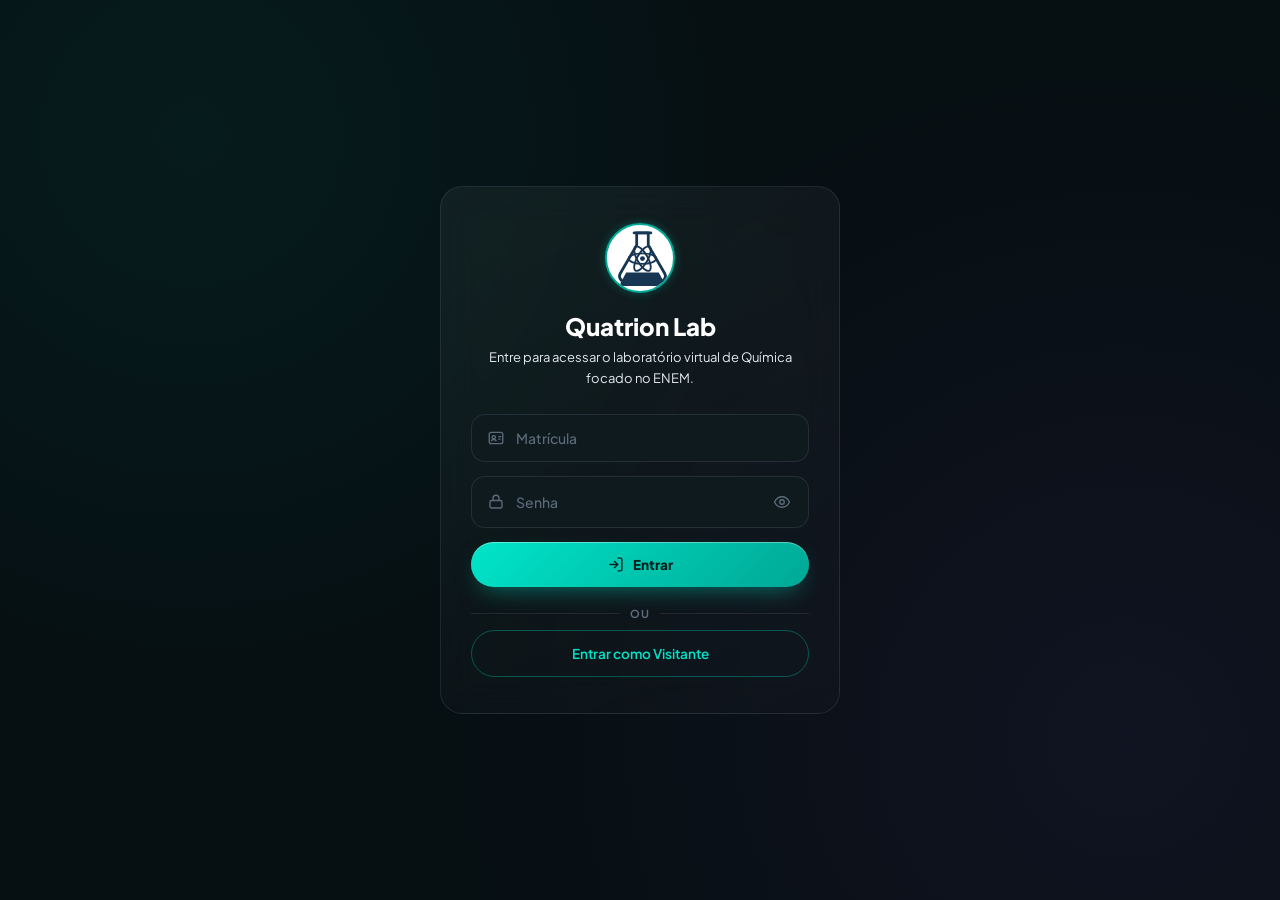
<file: index.html>
<!DOCTYPE html>
<html lang="pt-BR">
<head>
<meta charset="UTF-8">
<meta name="viewport" content="width=device-width, initial-scale=1.0">
<title>Quatrion Lab</title>
<link rel="preconnect" href="https://fonts.googleapis.com">
<link rel="preconnect" href="https://fonts.gstatic.com" crossorigin>
<link href="https://fonts.googleapis.com/css2?family=Plus+Jakarta+Sans:wght@400;500;600;700;800&family=JetBrains+Mono:wght@600;700&display=swap" rel="stylesheet">
<link rel="stylesheet" href="./src/css/variables.css">
<link rel="stylesheet" href="./src/css/main.css">
<link rel="stylesheet" href="./src/css/components.css">
<link rel="stylesheet" href="./src/css/pages.css">
</head>
<body>

<div class="bg-ambient" aria-hidden="true"></div>

<!-- Logo — símbolos SVG reutilizados via <use>. "quatrionIcon" é o frasco+átomo
     sozinho (usado na moldura circular); o nome "QUATRION LAB" fica como texto
     HTML normal ao lado/abaixo, garantindo legibilidade total sem cortes. -->
<svg width="0" height="0" style="position:absolute" aria-hidden="true">
  <symbol id="quatrionIcon" viewBox="140 175 220 300">
    <g fill="none" stroke="#173654" stroke-width="15" stroke-linejoin="round" stroke-linecap="round">
      <path d="M232 190h62v66l88 152a28 28 0 01-24 42H168a28 28 0 01-24-42l88-152v-66z"/>
      <path d="M218 190h90"/>
    </g>
    <path d="M176 402h174l28 52a28 28 0 01-24 42H172a28 28 0 01-24-42z" fill="#173654"/>
    <g fill="none" stroke="#173654" stroke-width="10">
      <ellipse cx="263" cy="328" rx="74" ry="28"/>
      <ellipse cx="263" cy="328" rx="74" ry="28" transform="rotate(60 263 328)"/>
      <ellipse cx="263" cy="328" rx="74" ry="28" transform="rotate(120 263 328)"/>
    </g>
    <circle cx="263" cy="328" r="13" fill="#173654"/>
  </symbol>
</svg>

<!-- ============================================================================
     LOGIN
     ============================================================================ -->
<div id="login-layer">
  <div class="login-card glass">
    <div class="logo-container"><svg><use href="#quatrionIcon"></use></svg></div>
    <h1>Quatrion Lab</h1>
    <p class="sub">Entre para acessar o laboratório virtual de Química focado no ENEM.</p>
    <form id="loginForm" novalidate>
      <div class="field"><div class="field-shell">
        <svg viewBox="0 0 24 24" fill="none" stroke="currentColor" stroke-width="1.8"><rect x="3" y="4.5" width="18" height="15" rx="2.5"/><circle cx="9" cy="11" r="2.2"/><path d="M5.6 16.2c.7-1.5 1.9-2.2 3.4-2.2s2.7.7 3.4 2.2"/><path d="M15 10.2h4M15 13.4h3"/></svg>
        <input id="loginMatricula" type="text" placeholder="Matrícula" autocomplete="off" aria-label="Matrícula">
      </div></div>
      <div class="field"><div class="field-shell">
        <svg viewBox="0 0 24 24" fill="none" stroke="currentColor" stroke-width="1.8"><rect x="4" y="10" width="16" height="10" rx="2"/><path d="M8 10V7a4 4 0 018 0v3"/></svg>
        <input id="loginSenha" type="password" placeholder="Senha" autocomplete="current-password">
        <button type="button" class="eye-toggle" aria-label="Mostrar senha" onclick="toggleEye('loginSenha', this)">
          <svg viewBox="0 0 24 24" fill="none" stroke="currentColor" stroke-width="1.8"><path d="M2 12s3.5-7 10-7 10 7 10 7-3.5 7-10 7-10-7-10-7z"/><circle cx="12" cy="12" r="3"/></svg>
        </button>
      </div></div>
      <button type="submit" class="btn btn-cyan">
        <svg viewBox="0 0 24 24" fill="none" stroke="currentColor" stroke-width="2"><path d="M15 3h4a2 2 0 012 2v14a2 2 0 01-2 2h-4"/><path d="M10 17l5-5-5-5"/><path d="M15 12H3"/></svg>
        Entrar
      </button>
    </form>
    <div class="login-divider">ou</div>
    <button class="btn btn-ghost" onclick="enterApp(true)">Entrar como Visitante</button>
  </div>
</div>

<!-- ============================================================================
     APP SHELL
     ============================================================================ -->
<div id="app-shell">
  <div class="app-shell-inner">
    <aside class="sidebar">
      <div class="logo-container"><svg><use href="#quatrionIcon"></use></svg></div>
      <p class="brand-label">Quatrion Lab</p>
      <nav class="app-nav">
        <button class="nav-btn active" data-tab="inicio" onclick="showTab('inicio')">
          <svg viewBox="0 0 24 24" fill="none" stroke="currentColor" stroke-width="1.8"><path d="M4 11l8-7 8 7"/><path d="M6 10v9a1 1 0 001 1h3v-6h4v6h3a1 1 0 001-1v-9"/></svg>
          Início
        </button>
        <button class="nav-btn" data-tab="questoes" onclick="showTab('questoes')">
          <svg viewBox="0 0 24 24" fill="none" stroke="currentColor" stroke-width="1.8"><rect x="4" y="3" width="13" height="17" rx="2"/><path d="M8 8h5M8 12h5"/><circle cx="17" cy="17" r="3.2"/><path d="M19.3 19.3L21.5 21.5"/></svg>
          Questões
        </button>
        <button class="nav-btn" data-tab="simulado" onclick="showTab('simulado')">
          <svg viewBox="0 0 24 24" fill="none" stroke="currentColor" stroke-width="1.8"><rect x="5" y="3" width="14" height="18" rx="2"/><path d="M9 2h6v3H9z"/><path d="M8.5 12l2 2 4-4.5"/></svg>
          Simulado
        </button>
        <button class="nav-btn" data-tab="games" onclick="showTab('games')">
          <svg viewBox="0 0 24 24" fill="none" stroke="currentColor" stroke-width="1.8"><rect x="2.5" y="8" width="19" height="10" rx="5"/><path d="M7 11v4M5 13h4"/><circle cx="16" cy="12" r="1" fill="currentColor" stroke="none"/><circle cx="18.5" cy="14.5" r="1" fill="currentColor" stroke="none"/></svg>
          Games
        </button>
        <button class="nav-btn" data-tab="simulacoes" onclick="showTab('simulacoes')">
          <svg viewBox="0 0 24 24" fill="none" stroke="currentColor" stroke-width="1.8"><path d="M9 2h6v7l5 11a2 2 0 01-1.8 2.8H5.8A2 2 0 014 20l5-11V2z"/><path d="M7 2h10"/></svg>
          Simulações
        </button>
        <button class="nav-btn" data-tab="evolucao" onclick="showTab('evolucao')">
          <svg viewBox="0 0 24 24" fill="none" stroke="currentColor" stroke-width="1.8"><path d="M4 20V10M11 20V4M18 20v-7"/><path d="M3 20h18"/></svg>
          Evolução
        </button>
        <button class="nav-btn" data-tab="configuracoes" onclick="showTab('configuracoes')">
          <svg viewBox="0 0 24 24" fill="none" stroke="currentColor" stroke-width="1.8"><circle cx="12" cy="12" r="3"/><path d="M19.4 13a7.7 7.7 0 000-2l2-1.5-2-3.4-2.3.9a7.6 7.6 0 00-1.7-1L15 3h-4l-.4 2.3a7.6 7.6 0 00-1.7 1l-2.3-.9-2 3.4L6.6 11a7.7 7.7 0 000 2l-2 1.5 2 3.4 2.3-.9c.5.4 1.1.7 1.7 1L10 21h4l.4-2.3a7.6 7.6 0 001.7-1l2.3.9 2-3.4-2-1.5z"/></svg>
          Configurações
        </button>
      </nav>
      <div class="sidebar-footer">
        <button class="nav-btn danger" onclick="logout()">
          <svg viewBox="0 0 24 24" fill="none" stroke="currentColor" stroke-width="1.8"><path d="M9 21H5a2 2 0 01-2-2V5a2 2 0 012-2h4"/><path d="M16 17l5-5-5-5"/><path d="M21 12H9"/></svg>
          Sair
        </button>
      </div>
    </aside>

    <!-- ===================== MENU MOBILE (drawer) — espelha a Sidebar ===================== -->
    <div id="mobile-menu-backdrop" onclick="closeMobileMenu()"></div>
    <div id="mobile-menu" aria-label="Menu de navegação">
      <div class="logo-container"><svg><use href="#quatrionIcon"></use></svg></div>
      <p class="brand-label">Quatrion Lab</p>
      <nav class="app-nav">
        <button class="nav-btn active" data-tab="inicio" onclick="showTab('inicio');closeMobileMenu()">
          <svg viewBox="0 0 24 24" fill="none" stroke="currentColor" stroke-width="1.8"><path d="M4 11l8-7 8 7"/><path d="M6 10v9a1 1 0 001 1h3v-6h4v6h3a1 1 0 001-1v-9"/></svg>
          Início
        </button>
        <button class="nav-btn" data-tab="questoes" onclick="showTab('questoes');closeMobileMenu()">
          <svg viewBox="0 0 24 24" fill="none" stroke="currentColor" stroke-width="1.8"><rect x="4" y="3" width="13" height="17" rx="2"/><path d="M8 8h5M8 12h5"/><circle cx="17" cy="17" r="3.2"/><path d="M19.3 19.3L21.5 21.5"/></svg>
          Questões
        </button>
        <button class="nav-btn" data-tab="simulado" onclick="showTab('simulado');closeMobileMenu()">
          <svg viewBox="0 0 24 24" fill="none" stroke="currentColor" stroke-width="1.8"><rect x="5" y="3" width="14" height="18" rx="2"/><path d="M9 2h6v3H9z"/><path d="M8.5 12l2 2 4-4.5"/></svg>
          Simulado
        </button>
        <button class="nav-btn" data-tab="games" onclick="showTab('games');closeMobileMenu()">
          <svg viewBox="0 0 24 24" fill="none" stroke="currentColor" stroke-width="1.8"><rect x="2.5" y="8" width="19" height="10" rx="5"/><path d="M7 11v4M5 13h4"/><circle cx="16" cy="12" r="1" fill="currentColor" stroke="none"/><circle cx="18.5" cy="14.5" r="1" fill="currentColor" stroke="none"/></svg>
          Games
        </button>
        <button class="nav-btn" data-tab="simulacoes" onclick="showTab('simulacoes');closeMobileMenu()">
          <svg viewBox="0 0 24 24" fill="none" stroke="currentColor" stroke-width="1.8"><path d="M9 2h6v7l5 11a2 2 0 01-1.8 2.8H5.8A2 2 0 014 20l5-11V2z"/><path d="M7 2h10"/></svg>
          Simulações
        </button>
        <button class="nav-btn" data-tab="evolucao" onclick="showTab('evolucao');closeMobileMenu()">
          <svg viewBox="0 0 24 24" fill="none" stroke="currentColor" stroke-width="1.8"><path d="M4 20V10M11 20V4M18 20v-7"/><path d="M3 20h18"/></svg>
          Evolução
        </button>
        <button class="nav-btn" data-tab="configuracoes" onclick="showTab('configuracoes');closeMobileMenu()">
          <svg viewBox="0 0 24 24" fill="none" stroke="currentColor" stroke-width="1.8"><circle cx="12" cy="12" r="3"/><path d="M19.4 13a7.7 7.7 0 000-2l2-1.5-2-3.4-2.3.9a7.6 7.6 0 00-1.7-1L15 3h-4l-.4 2.3a7.6 7.6 0 00-1.7 1l-2.3-.9-2 3.4L6.6 11a7.7 7.7 0 000 2l-2 1.5 2 3.4 2.3-.9c.5.4 1.1.7 1.7 1L10 21h4l.4-2.3a7.6 7.6 0 001.7-1l2.3.9 2-3.4-2-1.5z"/></svg>
          Configurações
        </button>
      </nav>
      <div class="sidebar-footer">
        <button class="nav-btn danger" onclick="closeMobileMenu();logout()">
          <svg viewBox="0 0 24 24" fill="none" stroke="currentColor" stroke-width="1.8"><path d="M9 21H5a2 2 0 01-2-2V5a2 2 0 012-2h4"/><path d="M16 17l5-5-5-5"/><path d="M21 12H9"/></svg>
          Sair
        </button>
      </div>
    </div>

    <div class="main">
      <div class="mobile-topbar">
        <div class="left-group">
          <button class="hamburger-btn" onclick="openMobileMenu()" aria-label="Abrir menu">
            <svg viewBox="0 0 24 24" fill="none" stroke="currentColor" stroke-width="2"><path d="M4 7h16M4 12h16M4 17h16"/></svg>
          </button>
          <div class="logo-container"><svg><use href="#quatrionIcon"></use></svg></div>
          <span class="mt-title">Quatrion <b>Lab</b></span>
        </div>
        <div class="right-group">
          <button class="icon-btn" onclick="logout()" aria-label="Sair">
            <svg viewBox="0 0 24 24" fill="none" stroke="currentColor" stroke-width="1.8"><path d="M9 21H5a2 2 0 01-2-2V5a2 2 0 012-2h4"/><path d="M16 17l5-5-5-5"/><path d="M21 12H9"/></svg>
          </button>
        </div>
      </div>

      <div class="content"><div class="content-inner">

        <!-- ============ INÍCIO ============ -->
        <section class="tab-screen active" id="tab-inicio">
          <div class="greet-row"><h1>Olá, aluno! 👋</h1><p>Pronto para evoluir hoje?</p></div>

          <!-- Química Orgânica — card único em largura total, com a trilha de módulos -->
          <section class="organic-area" aria-labelledby="organicTitle">
            <div class="organic-head">
              <div class="oh-text">
                <span class="kicker">Trilha em destaque</span>
                <h3 id="organicTitle">Química Orgânica</h3>
                <p>Explore conteúdos, exercícios e simulados sobre o tema que mais cai no ENEM.</p>
              </div>
              <div class="oh-art" aria-hidden="true"><svg viewBox="0 0 100 100" fill="none" width="76" height="76">
                <circle cx="50" cy="50" r="9" fill="#00E5C9"/><circle cx="25" cy="30" r="6" fill="#00A896"/><circle cx="75" cy="28" r="6" fill="#00A896"/>
                <circle cx="22" cy="72" r="6" fill="#00A896"/><circle cx="78" cy="74" r="6" fill="#00A896"/>
                <line x1="50" y1="50" x2="25" y2="30" stroke="#00E5C9" stroke-width="2" opacity=".6"/><line x1="50" y1="50" x2="75" y2="28" stroke="#00E5C9" stroke-width="2" opacity=".6"/>
                <line x1="50" y1="50" x2="22" y2="72" stroke="#00E5C9" stroke-width="2" opacity=".6"/><line x1="50" y1="50" x2="78" y2="74" stroke="#00E5C9" stroke-width="2" opacity=".6"/>
              </svg></div>
            </div>

            <div class="module-grid">
              <article class="module-card">
                <span class="module-tag">Módulo 1</span>
                <h4>Exp. 01: Serpente de Carbono</h4>
                <p>Desidratação da sacarose com ácido sulfúrico (H₂SO₄) — teoria, segurança e prática 2D.</p>
                <button class="btn btn-cyan btn-sm module-action" onclick="openCarbonExperiment()">
                  <svg viewBox="0 0 24 24" fill="none" stroke="currentColor" stroke-width="2.2"><path d="M8 5.5v13l11-6.5-11-6.5z"/></svg>
                  Iniciar Experimento
                </button>
              </article>

              <article class="module-card disabled" aria-disabled="true">
                <span class="module-tag">Módulo 2</span>
                <h4>Nomenclatura IUPAC</h4>
                <p>Aprenda a nomear cadeias carbônicas seguindo as regras oficiais da IUPAC.</p>
                <span class="module-lock">
                  <svg viewBox="0 0 24 24" fill="none" stroke="currentColor" stroke-width="2"><rect x="4.5" y="10.5" width="15" height="10" rx="2.2"/><path d="M8 10.5V7.5a4 4 0 018 0v3"/></svg>
                  Bloqueado
                </span>
              </article>

              <article class="module-card disabled" aria-disabled="true">
                <span class="module-tag">Módulo 3</span>
                <h4>Isomeria Espacial</h4>
                <p>Compare isômeros geométricos e ópticos e entenda o comportamento das moléculas.</p>
                <span class="module-lock">
                  <svg viewBox="0 0 24 24" fill="none" stroke="currentColor" stroke-width="2"><rect x="4.5" y="10.5" width="15" height="10" rx="2.2"/><path d="M8 10.5V7.5a4 4 0 018 0v3"/></svg>
                  Bloqueado
                </span>
              </article>
            </div>
          </section>
        </section>

        <!-- ============ QUESTÕES ============ -->
        <section class="tab-screen" id="tab-questoes">
          <div class="page-head"><span class="kicker">Quatrion Lab · Questões</span><h1>Banco de Questões</h1><p>Banco de questões ENEM com filtros inteligentes.</p></div>
          <div class="highlight-card">
            <div class="hc-body">
              <h3>Questões Rápidas</h3>
              <p>10 questões de Química com feedback imediato — veja na hora se acertou ou errou.</p>
              <button class="btn btn-cyan btn-sm" onclick="startQuiz(QUESTOES_QUESTIONS,'practice',{title:'Questões Rápidas',origin:'questoes'})">Começar</button>
            </div>
          </div>
          <div class="search-row"><div class="search-shell"><svg viewBox="0 0 24 24" fill="none" stroke="currentColor" stroke-width="2"><circle cx="11" cy="11" r="7"/><path d="M21 21l-4.3-4.3"/></svg><input type="text" placeholder="Buscar questões..."></div></div>
          <div class="pill-scroll">
            <button class="pill active" onclick="pillSelect(this)">Todas</button>
            <button class="pill" onclick="pillSelect(this)">Química</button>
          </div>
          <p class="section-label">Tópicos</p>
          <!-- desabilitada a pedido: visível, sem interação, sem navegação -->
          <div class="list-row disabled" aria-disabled="true">
            <div class="list-icon"><svg viewBox="0 0 24 24" fill="none" stroke="currentColor" stroke-width="1.8"><path d="M9 2h6v7l5 11a2 2 0 01-1.8 2.8H5.8A2 2 0 014 20l5-11V2z"/><path d="M7 2h10"/></svg></div>
            <div class="list-body"><div class="lt">Química Orgânica</div><div class="ls mono">1.245 questões</div></div>
            <svg class="chev" width="18" height="18" viewBox="0 0 24 24" fill="none" stroke="currentColor" stroke-width="2"><path d="M9 6l6 6-6 6"/></svg>
          </div>
        </section>

        <!-- ============ SIMULADO ============ -->
        <section class="tab-screen" id="tab-simulado">
          <div class="page-head"><span class="kicker">Quatrion Lab · Simulado</span><h1>Simulado</h1><p>Banco de simulados ENEM para você treinar como no dia da prova.</p></div>
          <div class="list-row" onclick="startQuiz(SIMULADO_ENEM_01,'exam',{title:'Simulado ENEM 01',origin:'simulado'})">
            <div class="list-icon"><svg viewBox="0 0 24 24" fill="none" stroke="currentColor" stroke-width="1.8"><rect x="5" y="3" width="14" height="18" rx="2"/><path d="M8 8h8M8 12h8M8 16h5"/></svg></div>
            <div class="list-body"><div class="lt">Simulado ENEM 01</div><div class="ls mono">10 questões · múltipla escolha</div></div>
            <svg class="chev" width="18" height="18" viewBox="0 0 24 24" fill="none" stroke="currentColor" stroke-width="2"><path d="M9 6l6 6-6 6"/></svg>
          </div>
          <div class="list-row" onclick="startQuiz(SIMULADO_ENEM_02,'exam',{title:'Simulado ENEM 02',origin:'simulado'})">
            <div class="list-icon"><svg viewBox="0 0 24 24" fill="none" stroke="currentColor" stroke-width="1.8"><rect x="5" y="3" width="14" height="18" rx="2"/><path d="M8 8h8M8 12h8M8 16h5"/></svg></div>
            <div class="list-body"><div class="lt">Simulado ENEM 02</div><div class="ls mono">10 questões · múltipla escolha</div></div>
            <svg class="chev" width="18" height="18" viewBox="0 0 24 24" fill="none" stroke="currentColor" stroke-width="2"><path d="M9 6l6 6-6 6"/></svg>
          </div>
          <div class="list-row" onclick="startQuiz(SIMULADO_TEMATICO,'exam',{title:'Simulado Temático Química',origin:'simulado'})">
            <div class="list-icon amber"><svg viewBox="0 0 24 24" fill="none" stroke="currentColor" stroke-width="1.8"><rect x="5" y="3" width="14" height="18" rx="2"/><path d="M8 8h8M8 12h8M8 16h5"/></svg></div>
            <div class="list-body"><div class="lt">Simulado Temático Química</div><div class="ls mono">10 questões · múltipla escolha</div></div>
            <span class="status-badge thematic">Temático</span>
          </div>
        </section>

        <!-- ============ GAMES ============ -->
        <section class="tab-screen" id="tab-games">
          <div class="page-head"><span class="kicker">Quatrion Lab · Games</span><h1>Games</h1><p>Aprenda se divertindo com quizzes e desafios interativos.</p></div>
          <div class="highlight-card purple">
            <div class="hc-body">
              <h3>Desafio Contra o Tempo</h3>
              <p>10 perguntas rápidas, 60 segundos no relógio — cada acerto vale 10 pontos. Quanto mais rápido, melhor!</p>
              <button class="btn btn-cyan btn-sm" onclick="startQuiz(GAMES_QUESTIONS,'timed',{title:'Desafio Contra o Tempo',origin:'games',theme:'purple'})">Jogar</button>
            </div>
          </div>
          <div class="list-row" onclick="toast('Desafio em produção — em breve!')">
            <div class="list-icon purple"><svg viewBox="0 0 24 24" fill="none" stroke="currentColor" stroke-width="1.8"><path d="M8 21h8M12 17v4"/><path d="M6 4h12v3a6 6 0 01-12 0V4z"/><path d="M6 5H4a3 3 0 003 3M18 5h2a3 3 0 01-3 3"/></svg></div>
            <div class="list-body"><div class="lt">Desafio dos Compostos</div><div class="ls">Nível: Médio</div></div>
            <span class="status-badge timed">Em breve</span>
          </div>
        </section>

        <!-- ============ SIMULAÇÕES ============ -->
        <section class="tab-screen" id="tab-simulacoes">
          <div class="page-head">
            <span class="kicker">Quatrion Lab · Simulações</span>
            <h1 id="expPageTitle">Titulação Ácido-Base</h1>
            <p id="expPageSubtitle">Adicione base (NaOH) a uma solução ácida com fenolftaleína e observe o ponto de viragem.</p>
          </div>
          <div class="exp-tabs">
            <button class="exp-tab active" data-exp="titulacao" onclick="showExperiment('titulacao')">
              <svg viewBox="0 0 24 24" fill="none" stroke="currentColor" stroke-width="1.8"><path d="M9 2h6v7l5 11a2 2 0 01-1.8 2.8H5.8A2 2 0 014 20l5-11V2z"/><path d="M7 2h10"/></svg>
              Titulação Ácido-Base
            </button>
            <button class="exp-tab" data-exp="chama" onclick="showExperiment('chama')">
              <svg viewBox="0 0 24 24" fill="none" stroke="currentColor" stroke-width="1.8"><path d="M12 2c4 5 7 9 7 13a7 7 0 11-14 0c0-4 3-8 7-13z"/></svg>
              Teste de Chama
            </button>
            <button class="exp-tab" data-exp="elefante" onclick="showExperiment('elefante')">
              <svg viewBox="0 0 24 24" fill="none" stroke="currentColor" stroke-width="1.8"><path d="M8 3h8v6l4 9a2 2 0 01-1.8 3H5.8A2 2 0 014 18l4-9V3z"/><circle cx="9.5" cy="16" r="1" fill="currentColor" stroke="none"/><circle cx="13" cy="18" r="1.3" fill="currentColor" stroke="none"/><circle cx="16" cy="15.5" r=".8" fill="currentColor" stroke="none"/></svg>
              Pasta de Dente de Elefante
            </button>
          </div>

          <div class="experiment active" id="exp-titulacao">
            <div class="exp-body">
              <div class="stage">
                <div class="t1-zone">
                  <div class="t1-burette"><div class="t1-bulb"></div><div class="t1-tube"></div><div class="t1-tip"></div></div>
                  <div class="t1-beaker-wrap">
                    <div class="t1-beaker"><div class="t1-liquid" id="t1Liquid"><div class="t1-surface"></div></div></div>
                    <div class="t1-glow" id="t1Glow"></div>
                  </div>
                </div>
              </div>
              <div class="panel glass">
                <h2>Painel de Controle</h2>
                <p class="desc">Cada clique libera uma gota de NaOH na solução. Ao atingir o ponto de viragem, a fenolftaleína torna a solução rosa/magenta.</p>
                <div class="t1-ph-box">
                  <div class="t1-ph-value mono" id="t1PhValue">2.0</div>
                  <div class="t1-ph-label">pH da solução</div>
                  <div class="t1-scale"><div class="t1-scale-fill" id="t1ScaleFill"></div></div>
                  <div class="t1-scale-labels"><span>Ácido</span><span>Neutro</span><span>Básico</span></div>
                </div>
                <div class="readout" id="t1Status">Solução ácida — incolor, sem viragem do indicador.</div>
                <p class="section-label">Gotas: <span class="mono" id="t1Count">0</span>/<span class="mono" id="t1Max">3</span></p>
                <button class="btn btn-cyan" id="t1Btn" onclick="t1AddDrop()">
                  <svg viewBox="0 0 24 24" fill="none" stroke="currentColor" stroke-width="2.2"><path d="M12 2c4 5 7 9 7 13a7 7 0 11-14 0c0-4 3-8 7-13z"/></svg>
                  Adicionar NaOH
                </button>
                <button class="btn btn-ghost" onclick="t1Reset()">Reiniciar experimento</button>
              </div>
            </div>
          </div>

          <div class="experiment" id="exp-chama">
            <div class="exp-body">
              <div class="stage">
                <div class="t2-zone">
                  <div class="t2-flame-wrap" id="t2FlameWrap">
                    <div class="t2-flame-layer t2-outer" id="t2Outer"></div><div class="t2-flame-layer t2-mid" id="t2Mid"></div><div class="t2-flame-layer t2-core" id="t2Core"></div>
                  </div>
                  <div class="t2-burner"><div class="t2-tube" id="t2Tube"></div><div class="t2-collar"></div><div class="t2-base"></div></div>
                  <div class="t2-glow" id="t2Glow"></div>
                </div>
              </div>
              <div class="panel glass">
                <h2>Painel de Controle</h2>
                <p class="desc">Aproxime uma haste com sal metálico da chama do bico de Bunsen e observe a coloração característica de cada elemento.</p>
                <p class="section-label">Sais metálicos</p>
                <button class="metal-btn" id="metalCu" style="color:#39FF14" onclick="t2SetMetal('cobre')"><span class="swatch" style="background:#39FF14"></span><span>Cobre (Cu)<small>Chama verde neon</small></span></button>
                <button class="metal-btn" id="metalSr" style="color:#FF4500" onclick="t2SetMetal('estroncio')"><span class="swatch" style="background:#FF4500"></span><span>Estrôncio (Sr)<small>Chama vermelho carmesim</small></span></button>
                <button class="metal-btn" id="metalNa" style="color:#FFD447" onclick="t2SetMetal('sodio')"><span class="swatch" style="background:#FFD447"></span><span>Sódio (Na)<small>Chama amarelo-ouro</small></span></button>
                <div class="readout" id="t2Status">Chama padrão do bico de Bunsen — nenhum sal testado.</div>
                <button class="btn btn-purple-ghost" onclick="t2Clear()">Limpar Haste</button>
              </div>
            </div>
          </div>

          <div class="experiment" id="exp-elefante">
            <div class="exp-body">
              <div class="stage" style="min-height:460px">
                <div class="t3-zone">
                  <div class="t3-alert" id="t3Alert">
                    <svg viewBox="0 0 24 24" fill="none" stroke="currentColor" stroke-width="2.4"><path d="M12 9v4M12 16.5h.01"/><path d="M10.3 3.9L2.6 17a2 2 0 001.7 3h15.4a2 2 0 001.7-3L13.7 3.9a2 2 0 00-3.4 0z"/></svg>
                    Reação Exotérmica!
                  </div>
                  <div class="t3-flask-wrap" id="t3FlaskWrap">
                    <div class="t3-flask"><div class="t3-liquid" id="t3Liquid"></div><div class="t3-flask-shine"></div></div>
                    <div class="t3-flask-outline"></div>
                    <div class="t3-flask-rim"></div>
                    <div class="t3-foam-mound" id="t3FoamMound">
                      <div class="t3-mound-b"></div><div class="t3-mound-b"></div><div class="t3-mound-b"></div>
                      <div class="t3-mound-b"></div><div class="t3-mound-b"></div><div class="t3-mound-b"></div>
                    </div>
                    <div class="t3-eruption-layer" id="t3Eruption"></div>
                  </div>
                </div>
              </div>
              <div class="panel glass">
                <h2>Painel de Controle</h2>
                <p class="desc">O frasco contém peróxido de hidrogênio concentrado (H₂O₂) com um pouco de detergente. Adicione o catalisador de iodeto de potássio (KI) para decompor o H₂O₂ rapidamente.</p>
                <div class="readout" id="t3Status">Solução amarelada em repouso — nenhuma reação iniciada.</div>
                <p class="section-label">Catalisador</p>
                <button class="btn btn-cyan" id="t3Btn" onclick="t3AddCatalyst()">
                  <svg viewBox="0 0 24 24" fill="none" stroke="currentColor" stroke-width="2.2"><path d="M12 2v6M12 2l3 3M12 2L9 5"/><circle cx="12" cy="15" r="7"/></svg>
                  Adicionar Catalisador (KI)
                </button>
                <button class="btn btn-ghost" onclick="t3Reset()">Reiniciar experimento</button>
              </div>
            </div>
          </div>
        </section>

        <!-- ============ EVOLUÇÃO ============ -->
        <section class="tab-screen" id="tab-evolucao">
          <div class="page-head"><span class="kicker">Quatrion Lab · Evolução</span><h1>Evolução</h1><p>Acompanhe seu desempenho e veja seu progresso em cada área.</p></div>

          <div class="evo-metric-grid">
            <div class="evo-box acertos"><div class="eb-label">Acertos</div><div class="eb-value mono" id="evoAcertosValue">0</div><div class="eb-pct mono" id="evoAcertosPct">0%</div></div>
            <div class="evo-box erros"><div class="eb-label">Erros</div><div class="eb-value mono" id="evoErrosValue">0</div><div class="eb-pct mono" id="evoErrosPct">0%</div></div>
            <div class="evo-box total"><div class="eb-label">Questões respondidas</div><div class="eb-value mono" id="evoTotalValue">0</div></div>
          </div>

          <div class="evo-chart-card">
            <h4>Desempenho geral</h4>
            <svg viewBox="0 0 320 150" style="width:100%;height:auto" preserveAspectRatio="xMidYMid meet">
              <defs><linearGradient id="evoFade" x1="0" y1="0" x2="0" y2="1"><stop offset="0%" stop-color="#00E5C9" stop-opacity="0.35"/><stop offset="100%" stop-color="#00E5C9" stop-opacity="0"/></linearGradient></defs>
              <polyline points="10,95 62,80 114,88 166,55 218,60 300,20" fill="none" stroke="#00E5C9" stroke-width="2.6" stroke-linecap="round" stroke-linejoin="round"/>
              <polygon points="10,95 62,80 114,88 166,55 218,60 300,20 300,120 10,120" fill="url(#evoFade)" stroke="none"/>
              <g fill="#00E5C9"><circle cx="10" cy="95" r="4"/><circle cx="62" cy="80" r="4"/><circle cx="114" cy="88" r="4"/><circle cx="166" cy="55" r="4"/><circle cx="218" cy="60" r="4"/><circle cx="300" cy="20" r="4.5"/></g>
              <g font-family="JetBrains Mono, monospace" font-size="9.5" fill="#94A3B8" text-anchor="middle">
                <text x="10" y="138">10/05</text><text x="62" y="138">17/05</text><text x="114" y="138">24/05</text><text x="166" y="138">31/05</text><text x="218" y="138">07/06</text><text x="300" y="138">14/06</text>
              </g>
            </svg>
          </div>

          <div class="evo-mastery">
            <p class="section-label" style="margin-top:0">Pontos fortes</p>
            <div class="evo-mastery-item">
              <div class="evo-mastery-top"><span class="mt-name">Química Orgânica</span><span class="mt-pct mono" id="masteryPct">78%</span></div>
              <div class="evo-mastery-track"><div class="evo-mastery-fill" id="masteryFill"></div></div>
            </div>
          </div>
        </section>

        <!-- ============ CONFIGURAÇÕES ============ -->
        <section class="tab-screen" id="tab-configuracoes">
          <div class="page-head"><span class="kicker">Quatrion Lab · Configurações</span><h1>Configurações</h1><p>Perfil, preferências e sessão do laboratório.</p></div>
          <div class="settings-block">
            <div class="settings-row">
              <div class="si"><svg viewBox="0 0 24 24" fill="none" stroke="currentColor" stroke-width="1.8"><path d="M18 8a6 6 0 10-12 0c0 7-3 9-3 9h18s-3-2-3-9"/><path d="M13.7 21a2 2 0 01-3.4 0"/></svg></div>
              <div class="sb"><div class="st">Notificações</div><div class="ss">Lembretes de estudo e novidades</div></div>
              <div class="toggle on"></div>
            </div>
            <button class="settings-row" onclick="logout()" style="width:100%;text-align:left;cursor:pointer">
              <div class="si" style="background:rgba(255,77,77,.12);color:#FF4D4D"><svg viewBox="0 0 24 24" fill="none" stroke="currentColor" stroke-width="1.8"><path d="M9 21H5a2 2 0 01-2-2V5a2 2 0 012-2h4"/><path d="M16 17l5-5-5-5"/><path d="M21 12H9"/></svg></div>
              <div class="sb"><div class="st" style="color:#FF4D4D">Sair</div><div class="ss">Encerrar sessão e voltar ao login</div></div>
            </button>
          </div>
        </section>

      </div></div>
    </div>
  </div>
</div>

<!-- ============================================================================
     EXPERIMENTO: SERPENTE DE CARBONO — modal em 2 etapas (Teoria → Prática 2D)
     Controlado por src/js/modules/simulations.js
     ============================================================================ -->
<div id="carbon-overlay" role="dialog" aria-modal="true" aria-labelledby="carbonTitle">
  <div class="carbon-topbar">
    <button class="carbon-exit" onclick="closeCarbonExperiment()" aria-label="Sair do experimento"><svg viewBox="0 0 24 24" fill="none" stroke="currentColor" stroke-width="2"><path d="M6 6l12 12M18 6L6 18"/></svg></button>
    <div class="carbon-heading">
      <span class="carbon-kicker">Quatrion Lab · Experimento 01</span>
      <h2 id="carbonTitle">Serpente de Carbono (Desidratação do Açúcar)</h2>
    </div>
    <span class="carbon-step-badge" id="carbonStepBadge">Etapa 1 · Teoria</span>
  </div>

  <div class="carbon-scroll">

    <!-- ============ ETAPA A — Teoria e Segurança ============ -->
    <div class="carbon-stage active" id="carbonStageA">
      <div class="carbon-theory-grid">
        <div class="carbon-panel glass">
          <h3>Teoria</h3>
          <p>O ácido sulfúrico (H₂SO₄) atua como um potente <b>agente desidratante</b> sobre a sacarose (C₁₂H₂₂O₁₁): ele retira hidrogênio e oxigênio na proporção exata da água, desidratando o açúcar.</p>
          <p>O resultado é uma <b>massa expansiva de carvão</b> (carbono grafítico) que cresce para fora do recipiente, acompanhada de vapor de água e gases.</p>
          <div class="carbon-reaction mono">C₁₂H₂₂O₁₁ → 12 C + 11 H₂O</div>
          <p class="carbon-note">A reação é fortemente exotérmica — a mistura escurece, se expande e libera vapor acre. No laboratório real ela exige capela e supervisão.</p>
        </div>
        <div class="carbon-panel glass">
          <h3>EPIs obrigatórios</h3>
          <ul class="carbon-epi-list">
            <li><span class="cei-ico"><svg viewBox="0 0 24 24" fill="none" stroke="currentColor" stroke-width="1.8"><path d="M2.5 9.5h19"/><path d="M3.2 9.5l1.3 5.2A2.2 2.2 0 006.7 16.5h1.1a2.2 2.2 0 002.1-1.6l.6-2.2a2 2 0 013.8 0l.6 2.2a2.2 2.2 0 002.1 1.6h1.1a2.2 2.2 0 002.2-1.8l1.3-5.2"/></svg></span>Óculos de Proteção</li>
            <li><span class="cei-ico"><svg viewBox="0 0 24 24" fill="none" stroke="currentColor" stroke-width="1.8"><path d="M9 3l3 2.4L15 3l4.5 2.2a2 2 0 011.2 2.3l-1 5.4-2.6-.5V21H7v-8.6l-2.6.5-1-5.4a2 2 0 011.2-2.3L9 3z"/></svg></span>Jaleco</li>
            <li><span class="cei-ico"><svg viewBox="0 0 24 24" fill="none" stroke="currentColor" stroke-width="1.8"><path d="M7 12V6.5a1.6 1.6 0 013.2 0V11M10.2 11V5.4a1.6 1.6 0 013.2 0V11M13.4 11V6.6a1.6 1.6 0 013.2 0V13"/><path d="M16.6 12.4l1.2-1.2a1.7 1.7 0 012.4 2.4l-3.6 3.7A6 6 0 0112.2 19H10a5 5 0 01-5-5v-1.6a1.6 1.6 0 013.2 0"/></svg></span>Luvas Nitrílicas</li>
          </ul>
          <p class="carbon-note">Sem os três itens a bancada fica bloqueada para uso.</p>
        </div>
      </div>
      <div class="carbon-stage-actions">
        <button class="btn btn-cyan" onclick="carbonGoToPractice()">
          <svg viewBox="0 0 24 24" fill="none" stroke="currentColor" stroke-width="2.2"><path d="M5 12h13M13 6l6 6-6 6"/></svg>
          Ir para a Prática 2D
        </button>
      </div>
    </div>

    <!-- ============ ETAPA B — Prática Interativa 2D ============ -->
    <div class="carbon-stage" id="carbonStageB">
      <div class="carbon-lab">

        <!-- Barra lateral esquerda: Lobby de Segurança -->
        <aside class="carbon-lobby" aria-label="Lobby de segurança">
          <div class="carbon-lobby-status" id="carbonLobbyStatus">
            <span class="cls-dot" aria-hidden="true"></span>
            <span id="carbonSafetyLabel">Segurança pendente</span>
          </div>
          <p class="carbon-lobby-title">Passo 1: Equipe seu EPI</p>
          <button class="epi-btn" id="epi-oculos" aria-pressed="false" onclick="carbonToggleEpi('oculos')">
            <svg viewBox="0 0 24 24" fill="none" stroke="currentColor" stroke-width="1.8"><path d="M2.5 9.5h19"/><path d="M3.2 9.5l1.3 5.2A2.2 2.2 0 006.7 16.5h1.1a2.2 2.2 0 002.1-1.6l.6-2.2a2 2 0 013.8 0l.6 2.2a2.2 2.2 0 002.1 1.6h1.1a2.2 2.2 0 002.2-1.8l1.3-5.2"/></svg>
            <span>Óculos de Proteção</span>
          </button>
          <button class="epi-btn" id="epi-jaleco" aria-pressed="false" onclick="carbonToggleEpi('jaleco')">
            <svg viewBox="0 0 24 24" fill="none" stroke="currentColor" stroke-width="1.8"><path d="M9 3l3 2.4L15 3l4.5 2.2a2 2 0 011.2 2.3l-1 5.4-2.6-.5V21H7v-8.6l-2.6.5-1-5.4a2 2 0 011.2-2.3L9 3z"/></svg>
            <span>Jaleco</span>
          </button>
          <button class="epi-btn" id="epi-luvas" aria-pressed="false" onclick="carbonToggleEpi('luvas')">
            <svg viewBox="0 0 24 24" fill="none" stroke="currentColor" stroke-width="1.8"><path d="M7 12V6.5a1.6 1.6 0 013.2 0V11M10.2 11V5.4a1.6 1.6 0 013.2 0V11M13.4 11V6.6a1.6 1.6 0 013.2 0V13"/><path d="M16.6 12.4l1.2-1.2a1.7 1.7 0 012.4 2.4l-3.6 3.7A6 6 0 0112.2 19H10a5 5 0 01-5-5v-1.6a1.6 1.6 0 013.2 0"/></svg>
            <span>Luvas Nitrílicas</span>
          </button>
          <div class="carbon-lobby-progress">
            <span>EPIs equipados</span>
            <span class="clp-count mono"><span id="carbonEpiCount">0</span>/3</span>
          </div>
        </aside>

        <!-- Área central: Bancada -->
        <div class="carbon-bench-wrap">
          <h3 class="carbon-bench-title">Zona B: Bancada de Experimentos</h3>
          <div class="carbon-bench" id="carbonBench">
            <div class="carbon-lock" id="carbonLock">
              <svg viewBox="0 0 24 24" fill="none" stroke="currentColor" stroke-width="2"><rect x="4.5" y="10.5" width="15" height="10" rx="2.2"/><path d="M8 10.5V7.5a4 4 0 018 0v3"/></svg>
              <p>Equipe os EPIs primeiro</p>
            </div>

            <div class="bench-item" id="benchAcid" role="button" tabindex="0" aria-label="Frasco de ácido sulfúrico" onclick="carbonPickAcid()" onkeydown="carbonBenchKey(event,'acid')">
              <span class="carbon-hint" id="hintAcid" aria-hidden="true">
                <svg viewBox="0 0 24 24" fill="none" stroke="currentColor" stroke-width="2.4"><path d="M12 4v13M12 17l-5-5M12 17l5-5"/></svg>
                <span>Clique no ácido</span>
              </span>
              <span class="acid-bottle">
                <span class="acid-cap"></span>
                <span class="acid-liquid"></span>
                <span class="acid-tag">H₂SO₄</span>
              </span>
              <span class="bench-label">Frasco de Ácido<small>Ácido Sulfúrico</small></span>
            </div>

            <div class="bench-item" id="benchBeaker" role="button" tabindex="0" aria-label="Béquer com açúcar" onclick="carbonPickBeaker()" onkeydown="carbonBenchKey(event,'beaker')">
              <span class="carbon-hint" id="hintBeaker" aria-hidden="true">
                <svg viewBox="0 0 24 24" fill="none" stroke="currentColor" stroke-width="2.4"><path d="M12 4v13M12 17l-5-5M12 17l5-5"/></svg>
                <span>Clique no béquer</span>
              </span>
              <span class="beaker">
                <span class="beaker-sugar"></span>
                <span class="carbon-snake" id="carbonSnake"></span>
                <span class="beaker-shine"></span>
              </span>
              <span class="bench-label">Béquer com Açúcar<small>Sacarose C₁₂H₂₂O₁₁</small></span>
            </div>
          </div>

          <div class="readout" id="carbonStatus">Bancada pronta. Equipe os EPIs para liberar o experimento.</div>
          <div class="carbon-result" id="carbonResult" role="status">
            <svg viewBox="0 0 24 24" fill="none" stroke="currentColor" stroke-width="2.6"><path d="M20 6.5L9.5 17 4 11.5"/></svg>
            <span>Experimento Concluído!</span>
          </div>
          <div class="carbon-actions">
            <button class="btn btn-ghost" onclick="carbonBackToTheory()">Voltar à teoria</button>
            <button class="btn btn-ghost" onclick="carbonReset()">Reiniciar experimento</button>
          </div>
        </div>

      </div>
    </div>

  </div>
</div>

<!-- ============================================================================
     QUIZ OVERLAY — compartilhado por Simulado (exam), Questões (practice) e Games (timed)
     ============================================================================ -->
<div id="quiz-overlay">
  <div class="quiz-topbar">
    <button class="quiz-exit" onclick="exitQuiz()" aria-label="Sair do quiz"><svg viewBox="0 0 24 24" fill="none" stroke="currentColor" stroke-width="2"><path d="M6 6l12 12M18 6L6 18"/></svg></button>
    <div class="quiz-progress">
      <div class="quiz-progress-label"><span id="quizProgressLabel">Questão 1 de 10</span><span id="quizTitleTag" class="mono"></span></div>
      <div class="quiz-progress-track"><div class="quiz-progress-fill" id="quizProgressFill"></div></div>
    </div>
    <div class="quiz-side-stat" id="quizSideStat"></div>
  </div>
  <div class="quiz-scroll"><div class="quiz-content">
    <div id="quizPlay">
      <div class="glass quiz-question-card"><span class="quiz-tag" id="quizTag">Química</span><p class="quiz-enunciado" id="quizEnunciado">Carregando...</p></div>
      <div class="quiz-alternatives" id="quizAlternatives"></div>
      <div class="quiz-feedback-flash" id="quizFlash"></div>
    </div>
    <div class="quiz-results" id="quizResults">
      <div class="ring"><span class="pct mono" id="quizResultPct">0%</span></div>
      <h3 id="quizResultTitle">Concluído!</h3>
      <p id="quizResultMsg">Confira seu desempenho abaixo.</p>
      <div class="quiz-results-stats">
        <div class="rs-box"><div class="rv mono" id="quizResultCorrect" style="color:var(--success)">0</div><div class="rl">Acertos</div></div>
        <div class="rs-box"><div class="rv mono" id="quizResultWrong" style="color:var(--error)">0</div><div class="rl">Erros</div></div>
        <div class="rs-box"><div class="rv mono" id="quizResultTotal">0</div><div class="rl" id="quizResultTotalLabel">Total</div></div>
      </div>
      <div class="quiz-results-actions"><button class="btn btn-ghost" onclick="exitQuiz()">Voltar</button><button class="btn btn-cyan" onclick="retryQuiz()">Repetir</button></div>
    </div>
  </div></div>
  <div class="quiz-footer" id="quizFooter"><div class="quiz-footer-inner"><button class="btn btn-cyan" id="quizConfirmBtn" disabled>Confirmar Resposta</button></div></div>
</div>

<script type="module" src="./src/js/main.js"></script>
</body>
</html>
</file>
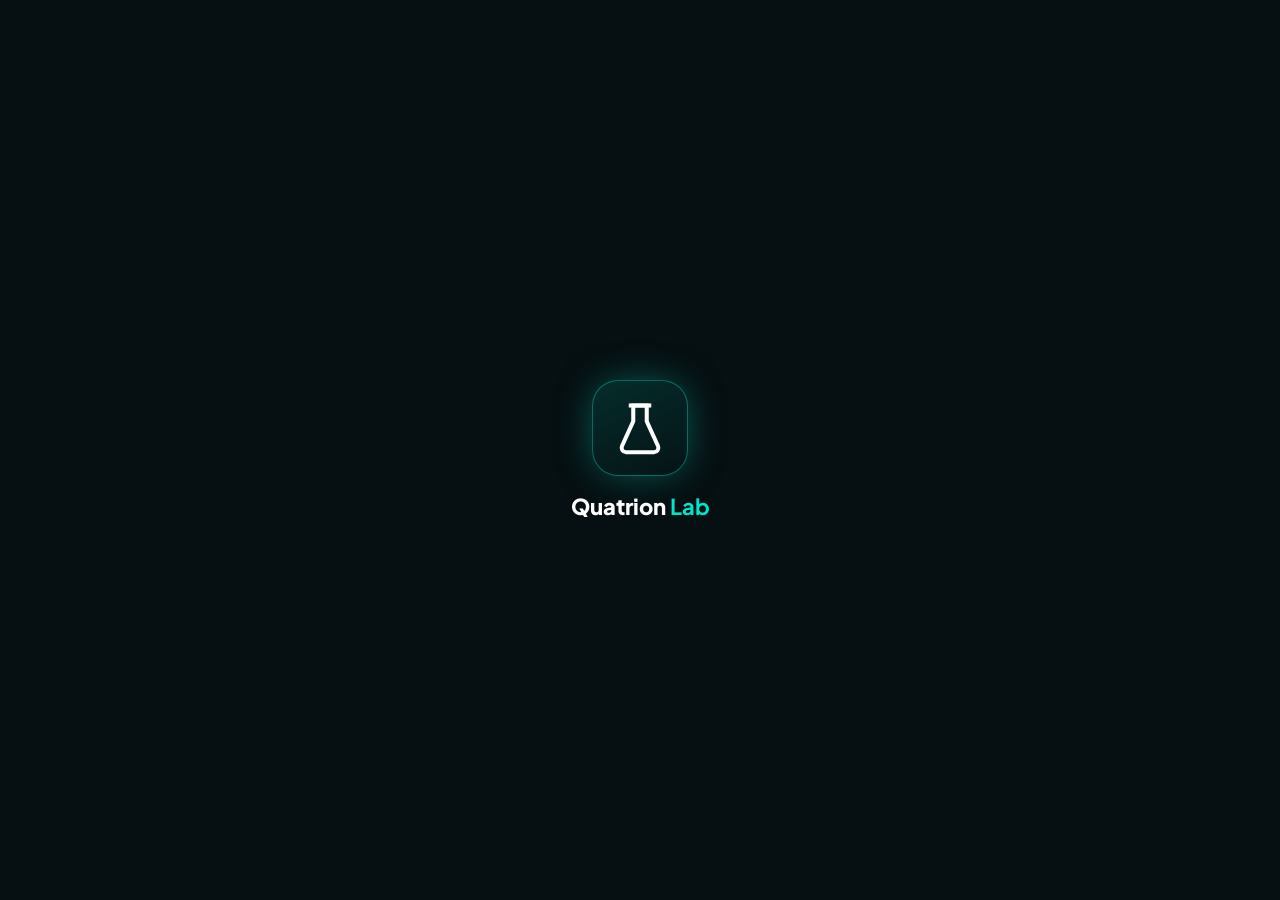
<file: quatrion-lab-v4.html>
<!DOCTYPE html>
<html lang="pt-BR">
<head>
<meta charset="UTF-8">
<meta name="viewport" content="width=device-width, initial-scale=1.0, viewport-fit=cover">
<title>Quatrion Lab</title>
<link rel="preconnect" href="https://fonts.googleapis.com">
<link rel="preconnect" href="https://fonts.gstatic.com" crossorigin>
<link href="https://fonts.googleapis.com/css2?family=Plus+Jakarta+Sans:wght@400;500;600;700;800&family=JetBrains+Mono:wght@600;700&display=swap" rel="stylesheet">
<style>
:root{
  --bg:#060F12; --card:rgba(255,255,255,0.045); --border:rgba(148,163,184,0.16); --border-strong:rgba(0,229,201,.35);
  --cyan:#00A896; --cyan-bright:#00E5C9; --purple:#6C33A3; --purple-bright:#9B4FE0; --alert:#FFD700;
  --success:#00E575; --error:#FF4D4D; --amber:#FFB703;
  --text-1:#fff; --text-2:#94A3B8; --text-panel:#E2E8F0; --text-3:#5B6B7A;
  --font-sans:'Plus Jakarta Sans',system-ui,sans-serif; --font-mono:'JetBrains Mono',ui-monospace,monospace;
  --ease:cubic-bezier(.22,1,.36,1); --topbar-h:60px; --bottomnav-h:72px;
}
*,*::before,*::after{box-sizing:border-box;margin:0;padding:0}
html,body{height:100%}
body{font-family:var(--font-sans);background:var(--bg);color:var(--text-1);min-height:100dvh;-webkit-font-smoothing:antialiased;overflow-x:hidden}
button{font-family:inherit;cursor:pointer;background:none;border:none;color:inherit}
input{font-family:inherit;color:#fff}
.mono{font-family:var(--font-mono);font-variant-numeric:tabular-nums}
:focus-visible{outline:2px solid var(--cyan-bright);outline-offset:2px;border-radius:6px}
.bg-ambient{position:fixed;inset:0;z-index:0;pointer-events:none;
  background:radial-gradient(circle at 15% 12%,rgba(0,229,201,.07),transparent 45%),radial-gradient(circle at 90% 85%,rgba(108,51,163,.12),transparent 50%),var(--bg)}
.glass{background:linear-gradient(155deg,rgba(255,255,255,.055),rgba(255,255,255,.015));border:1px solid var(--border);border-radius:20px;
  backdrop-filter:blur(16px);-webkit-backdrop-filter:blur(16px)}
.btn{display:flex;align-items:center;justify-content:center;gap:9px;padding:14px 18px;border-radius:999px;font-weight:800;font-size:13.5px;width:100%;
  transition:transform .15s var(--ease),filter .15s var(--ease),opacity .15s}
.btn svg{width:17px;height:17px}
.btn:active{transform:scale(.97)}
.btn:disabled{opacity:.4;cursor:not-allowed}
.btn-cyan{background:linear-gradient(135deg,var(--cyan-bright),var(--cyan));color:#04211D;box-shadow:0 10px 22px -10px rgba(0,229,201,.5)}
.btn-cyan:hover:not(:disabled){filter:brightness(1.08)}
.btn-outline{background:transparent;border:1.4px solid var(--border-strong);color:var(--cyan-bright)}
.btn-outline:hover{background:rgba(0,229,201,.08)}
.btn-sm{width:auto;padding:10px 18px;font-size:12.5px}
.btn-ghost-sm{width:auto;padding:8px 14px;font-size:12px;font-weight:700;color:var(--text-panel);border:1px solid var(--border);border-radius:999px;background:var(--card)}

/* ============ SPLASH ============ */
#screen-splash{position:fixed;inset:0;z-index:80;display:flex;flex-direction:column;align-items:center;justify-content:center;gap:16px;
  background:var(--bg);transition:opacity .5s ease}
#screen-splash.fade-out{opacity:0;pointer-events:none}
.splash-logo{width:96px;height:96px;border-radius:26px;display:flex;align-items:center;justify-content:center;
  background:linear-gradient(155deg,rgba(0,229,201,.14),rgba(0,229,201,.02));border:1.5px solid rgba(0,229,201,.4);box-shadow:0 0 40px -8px rgba(0,229,201,.5)}
.splash-logo svg{width:54px;height:54px}
.splash-word{font-size:22px;font-weight:800}
.splash-word b{color:var(--cyan-bright)}

/* ============ LOGIN ============ */
#screen-login{position:fixed;inset:0;z-index:70;display:none;align-items:center;justify-content:center;padding:24px}
#screen-login.active{display:flex}
.login-card{width:100%;max-width:380px;padding:34px 28px;text-align:center}
.login-card .splash-logo{width:64px;height:64px;margin:0 auto 16px;border-radius:20px}
.login-card .splash-logo svg{width:36px;height:36px}
.login-card h1{font-size:21px;font-weight:800;margin-bottom:6px}
.login-card p.sub{font-size:12.5px;color:var(--text-panel);margin-bottom:22px;line-height:1.5}
.field{margin-bottom:12px;text-align:left}
.field-shell{display:flex;align-items:center;gap:10px;background:#0F1A1F;border:1px solid var(--border);border-radius:13px;padding:13px 14px}
.field-shell:focus-within{border-color:var(--border-strong)}
.field-shell svg{width:17px;height:17px;color:var(--text-3);flex-shrink:0}
.field-shell input{background:transparent;border:none;outline:none;flex:1;font-size:13.5px;min-width:0}
.field-shell input::placeholder{color:var(--text-3)}
.login-divider{display:flex;align-items:center;gap:10px;margin:16px 0;font-size:10.5px;color:var(--text-3);font-weight:700;text-transform:uppercase}
.login-divider::before,.login-divider::after{content:'';flex:1;height:1px;background:var(--border)}
.google-btn svg{width:16px;height:16px}

/* ============ APP SHELL ============ */
#app-shell{display:none;min-height:100dvh;flex-direction:column}
#app-shell.show{display:flex}
.topbar{position:sticky;top:0;z-index:30;height:var(--topbar-h);display:flex;align-items:center;justify-content:space-between;
  padding:0 16px;background:rgba(6,15,18,.82);backdrop-filter:blur(14px);border-bottom:1px solid var(--border)}
.player-chip{display:flex;align-items:center;gap:10px}
.avatar{width:38px;height:38px;border-radius:50%;background:linear-gradient(135deg,var(--cyan-bright),var(--purple-bright));
  display:flex;align-items:center;justify-content:center;font-weight:800;font-size:14px;color:#04211D;border:2px solid rgba(255,255,255,.15)}
.player-chip .pname{font-size:12.5px;font-weight:700;line-height:1.2}
.player-chip .prole{font-size:10.5px;color:var(--text-panel)}
.flask-counter{display:flex;align-items:center;gap:7px;background:rgba(0,229,201,.09);border:1px solid rgba(0,229,201,.3);
  border-radius:999px;padding:7px 13px;color:var(--cyan-bright);font-weight:800;font-size:13px}
.flask-counter svg{width:16px;height:16px}
#flaskCount{transition:transform .3s var(--ease)}
#flaskCount.bump{transform:scale(1.4)}

.content{flex:1;padding:18px 16px calc(var(--bottomnav-h) + 20px)}
.content-inner{max-width:900px;margin:0 auto}
.screen{display:none}
.screen.active{display:block;animation:fadeIn .35s var(--ease) both}
@keyframes fadeIn{from{opacity:0;transform:translateY(8px)}to{opacity:1;transform:translateY(0)}}
.page-head{margin-bottom:18px}
.page-head .kicker{font-size:10.5px;font-weight:800;text-transform:uppercase;letter-spacing:.08em;color:var(--cyan-bright);opacity:.85}
.page-head h1{font-size:21px;font-weight:800;margin-top:5px}
.page-head p{font-size:12.5px;color:var(--text-panel);margin-top:4px;line-height:1.5}

/* ============ BOTTOM NAV ============ */
.bottom-nav{position:fixed;left:0;right:0;bottom:0;z-index:30;height:var(--bottomnav-h);display:flex;align-items:center;justify-content:space-around;
  padding:8px 4px calc(8px + env(safe-area-inset-bottom,0px));background:rgba(6,15,18,.92);backdrop-filter:blur(18px);border-top:1px solid var(--border)}
.nav-btn{display:flex;flex-direction:column;align-items:center;gap:3px;padding:6px 10px;border-radius:12px;color:var(--text-3);flex:1;max-width:80px;position:relative}
.nav-btn svg{width:21px;height:21px}
.nav-btn span{font-size:10px;font-weight:700}
.nav-btn.active{color:var(--cyan-bright)}
.nav-btn.active svg{filter:drop-shadow(0 0 6px rgba(0,229,201,.6))}
/* TAREFA 5 — aba Games bloqueada */
.nav-btn.nav-disabled{opacity:.5;pointer-events:none}
.nav-soon-tag{position:absolute;top:-4px;right:2px;font-size:7px;font-weight:800;text-transform:uppercase;background:var(--card);
  border:1px solid var(--border);color:var(--text-panel);padding:1px 4px;border-radius:5px;letter-spacing:.02em}

/* ============ TOAST ============ */
#toast{position:fixed;left:50%;bottom:calc(var(--bottomnav-h) + 16px);transform:translate(-50%,14px);z-index:90;
  background:#0F1E22;border:1px solid rgba(0,229,201,.35);border-radius:14px;padding:12px 18px;font-size:13px;font-weight:700;
  opacity:0;transition:opacity .3s ease,transform .3s ease;max-width:88vw;text-align:center;pointer-events:none}
#toast.show{opacity:1;transform:translate(-50%,0)}

/* ============ INÍCIO — TRILHA / RANKING ============ */
.trail-wrap{position:relative;padding:20px 10px 10px;min-height:640px}
.trail-svg{position:absolute;inset:0;width:100%;height:100%}
.trail-node{position:absolute;width:46px;height:46px;border-radius:50%;background:var(--card);border:2px solid var(--border);
  display:flex;align-items:center;justify-content:center;font-weight:800;font-size:13px;color:var(--text-3);transform:translate(-50%,-50%)}
.trail-node.reached{border-color:var(--cyan-bright);color:var(--cyan-bright);box-shadow:0 0 16px -4px rgba(0,229,201,.6)}
.trail-avatar{position:absolute;transform:translate(-50%,-50%);display:flex;flex-direction:column;align-items:center;gap:3px}
.trail-avatar .a-chip{width:30px;height:30px;border-radius:50%;display:flex;align-items:center;justify-content:center;font-size:11px;font-weight:800;
  color:#fff;border:2px solid var(--bg);box-shadow:0 2px 8px rgba(0,0,0,.5)}
.trail-avatar.me .a-chip{width:40px;height:40px;font-size:13px;background:linear-gradient(135deg,var(--cyan-bright),var(--purple-bright));
  color:#04211D;border:2.5px solid #fff;box-shadow:0 0 18px -2px rgba(0,229,201,.8);animation:meBob 1.8s ease-in-out infinite}
@keyframes meBob{0%,100%{transform:translateY(0)}50%{transform:translateY(-5px)}}
.trail-avatar .a-name{font-size:9px;font-weight:700;color:var(--text-panel);background:rgba(0,0,0,.5);padding:1px 6px;border-radius:6px;white-space:nowrap}
.ranking-legend{display:flex;gap:14px;margin-top:14px;font-size:11px;color:var(--text-panel);flex-wrap:wrap}
.ranking-legend span{display:flex;align-items:center;gap:6px}
.dot{width:10px;height:10px;border-radius:50%;flex-shrink:0}

/* ============ SIMULAÇÕES ============ */
.module-list{display:flex;flex-direction:column;gap:10px}
.module-row{display:flex;align-items:center;gap:14px;padding:15px 16px;border-radius:16px;background:var(--card);border:1px solid var(--border);cursor:pointer;transition:transform .15s,border-color .15s}
.module-row:hover{transform:translateY(-1px);border-color:rgba(0,229,201,.3)}
.module-row.locked{opacity:.5;pointer-events:none;filter:grayscale(1)}
.module-row .m-icon{width:42px;height:42px;border-radius:12px;background:rgba(0,229,201,.1);color:var(--cyan-bright);display:flex;align-items:center;justify-content:center;flex-shrink:0}
.module-row .m-icon svg{width:20px;height:20px}
.module-row .m-body{flex:1;min-width:0}
.module-row .m-body .mt{font-size:14px;font-weight:700}
.module-row .m-body .ms{font-size:11.5px;color:var(--text-panel);margin-top:2px}
.module-row .m-badge{font-size:10px;font-weight:800;text-transform:uppercase;padding:4px 9px;border-radius:7px;background:rgba(0,229,117,.15);color:var(--success)}

#labExperiment{display:none;margin-top:6px}
#labExperiment.active{display:block}
.lab-topbar{display:flex;align-items:center;gap:12px;margin-bottom:16px}
.lab-topbar button{width:34px;height:34px;border-radius:10px;background:var(--card);border:1px solid var(--border);display:flex;align-items:center;justify-content:center;flex-shrink:0}
.lab-topbar button svg{width:16px;height:16px}
.lab-topbar .kicker{font-size:10.5px;font-weight:800;text-transform:uppercase;color:var(--cyan-bright)}
.lab-topbar h2{font-size:15px;font-weight:800}
.lab-grid{display:grid;grid-template-columns:1.4fr 1fr;gap:16px}
@media (max-width:720px){ .lab-grid{grid-template-columns:1fr} }
.lab-card{padding:20px}
.lab-card h3{font-size:15px;margin-bottom:12px}
.lab-card p{font-size:12.5px;color:var(--text-panel);line-height:1.75;margin-bottom:12px}
.lab-eq{background:rgba(0,229,201,.08);border:1px solid rgba(0,229,201,.25);border-radius:12px;padding:12px;text-align:center;
  font-family:var(--font-mono);font-size:12.5px;color:var(--cyan-bright);margin-bottom:12px}

/* linha de EPI base (usada nas duas telas, com modificadores abaixo) */
.epi-row{display:flex;align-items:center;gap:12px;padding:12px;border-radius:12px;background:rgba(255,255,255,.03);border:1.4px solid var(--border);margin-bottom:9px}
.epi-row svg{width:19px;height:19px;color:var(--text-panel);flex-shrink:0}
.epi-row span{flex:1;font-size:13px;font-weight:700}
.epi-check{width:22px;height:22px;border-radius:50%;border:2px solid var(--border);flex-shrink:0}

/* TAREFA 1 — EPI da Teoria: estritamente visual, sem hover, destaque amarelo de alerta */
.epi-row.epi-visual{pointer-events:none;cursor:default;border-color:rgba(255,215,0,.35);background:rgba(255,215,0,.05)}
.epi-row.epi-visual svg{color:var(--alert)}
.epi-row.epi-visual span{color:var(--alert)}
.epi-row.epi-visual .epi-check{border-color:var(--alert)}
.epi-note{font-size:11px;color:var(--text-3);margin-top:6px;line-height:1.5}

/* TAREFA 2 — EPI da Prática (Lobby): interativo, com hover e check verde ao equipar */
.epi-row.epi-interactive{cursor:pointer;transition:all .15s}
.epi-row.epi-interactive:hover{border-color:rgba(0,229,201,.35);background:rgba(255,255,255,.05)}
.epi-row.epi-interactive.checked{border-color:var(--success);background:rgba(0,229,117,.1)}
.epi-row.epi-interactive.checked svg,.epi-row.epi-interactive.checked span{color:var(--success)}
.epi-row.epi-interactive.checked .epi-check{background:var(--success);border-color:var(--success)}

/* ---------- Prática 2D: Mesa de Laboratório + Béquer + botões de ação ---------- */
#labPractice{display:none;margin-top:16px}
#labPractice.active{display:block}
.bench-frame{position:relative;transition:opacity .3s,filter .3s}
.bench-frame.locked{opacity:.4;filter:grayscale(.7);pointer-events:none}
.bench-lock-msg{position:absolute;top:-14px;left:50%;transform:translateX(-50%);font-size:11px;font-weight:800;color:var(--text-panel);
  background:rgba(0,0,0,.5);padding:5px 12px;border-radius:999px;display:none;z-index:4;white-space:nowrap}
.bench-frame.locked .bench-lock-msg{display:block}
.bench-table{background:linear-gradient(160deg,rgba(255,255,255,.04),rgba(255,255,255,.01));border:1px solid var(--border);
  border-radius:20px;padding:34px 20px 24px;display:flex;align-items:flex-end;justify-content:center;min-height:190px;overflow:visible}
.beaker-big{position:relative;width:96px;height:116px;border:3px solid var(--cyan-bright);border-top:none;border-radius:0 0 22px 22px;
  background:rgba(255,255,255,.03);box-shadow:0 0 24px -8px rgba(0,229,201,.3);overflow:visible}
.beaker-big::before{content:'';position:absolute;top:-3px;left:-8px;right:-8px;height:3px;background:var(--cyan-bright);border-radius:2px}
.beaker-carbon{position:absolute;left:0;right:0;bottom:0;height:0%;border-radius:4px 4px 2px 2px;
  background:linear-gradient(180deg,#3a3a3a,#0a0a0a);box-shadow:0 0 14px 2px rgba(0,0,0,.6);
  transition:height 2.2s cubic-bezier(.2,.8,.2,1)}
.beaker-carbon.grow{height:120%}
.bench-actions{display:flex;flex-direction:column;gap:10px;margin-top:18px}
.bench-action{display:flex;align-items:center;gap:12px;padding:13px 16px;border-radius:14px;background:var(--card);
  border:1.4px solid var(--border);font-size:13px;font-weight:700;text-align:left;transition:border-color .15s,background .15s}
.ba-num{width:24px;height:24px;border-radius:50%;background:rgba(0,229,201,.15);color:var(--cyan-bright);
  display:flex;align-items:center;justify-content:center;font-size:11.5px;font-weight:800;flex-shrink:0}
.bench-action.next{border-color:var(--cyan-bright)}
.bench-action.next .ba-num{animation:pulseNum 1s ease-in-out infinite}
@keyframes pulseNum{0%,100%{box-shadow:0 0 0 0 rgba(0,229,201,.55)}50%{box-shadow:0 0 0 7px rgba(0,229,201,0)}}
.bench-action.done{opacity:.4;pointer-events:none}

#completeModal{position:fixed;inset:0;z-index:85;display:none;align-items:center;justify-content:center;background:rgba(4,9,11,.75);backdrop-filter:blur(4px);padding:20px}
#completeModal.show{display:flex}
.complete-card{width:100%;max-width:340px;padding:28px;text-align:center}
.complete-card .ring{width:70px;height:70px;border-radius:50%;margin:0 auto 14px;background:rgba(0,229,117,.12);border:2px solid var(--success);
  display:flex;align-items:center;justify-content:center;box-shadow:0 0 30px -6px rgba(0,229,117,.5)}
.complete-card .ring svg{width:32px;height:32px;color:var(--success)}
.complete-card h3{font-size:17px;margin-bottom:8px}
.complete-card p{font-size:12.5px;color:var(--text-panel);line-height:1.6;margin-bottom:18px}

/* ============ GAMES ============ */
.games-fab{position:fixed;top:calc(var(--topbar-h) + 12px);left:16px;z-index:25;width:50px;height:50px;border-radius:50%;
  background:linear-gradient(135deg,var(--cyan-bright),var(--cyan));color:#04211D;display:flex;align-items:center;justify-content:center;
  box-shadow:0 10px 22px -8px rgba(0,229,201,.6)}
.games-fab svg{width:24px;height:24px}
.game-row{display:flex;align-items:center;gap:14px;padding:15px 16px;border-radius:16px;background:var(--card);border:1px solid var(--border);margin-bottom:10px}
.game-row.locked{opacity:.45;filter:grayscale(1)}
.game-row .g-icon{width:42px;height:42px;border-radius:12px;background:rgba(155,79,224,.14);color:var(--purple-bright);display:flex;align-items:center;justify-content:center;flex-shrink:0}
.game-row.locked .g-icon{background:rgba(255,255,255,.06);color:var(--text-3)}
.game-row .g-body{flex:1}
.game-row .g-body .gt{font-size:13.5px;font-weight:700}
.game-row .g-body .gs{font-size:11px;color:var(--text-panel);margin-top:2px}

/* ============ EVOLUÇÃO ============ */
.metric-grid{display:grid;grid-template-columns:repeat(3,1fr);gap:10px}
.metric-box{padding:16px 12px;border-radius:16px;border:1px solid var(--border)}
.metric-box.ok{background:linear-gradient(155deg,rgba(0,229,117,.14),rgba(0,229,117,.03));border-color:rgba(0,229,117,.3)}
.metric-box.bad{background:linear-gradient(155deg,rgba(255,77,77,.14),rgba(255,77,77,.03));border-color:rgba(255,77,77,.3)}
.metric-box .ml{font-size:10.5px;color:var(--text-panel);font-weight:700;text-transform:uppercase}
.metric-box .mv{font-size:22px;font-weight:800;margin-top:8px}
.metric-box.ok .mv{color:var(--success)}
.metric-box.bad .mv{color:var(--error)}
@media (max-width:520px){ .metric-grid{grid-template-columns:1fr} }
.chart-card{margin-top:16px;padding:18px 14px;border-radius:18px}
.chart-card h4{font-size:13.5px;font-weight:700;margin-bottom:12px}

/* ============ QUESTÕES (reconstruída — Tarefa 3) ============ */
.qmenu-grid{display:grid;grid-template-columns:1fr 1fr;gap:12px}
@media (max-width:560px){ .qmenu-grid{grid-template-columns:1fr} }
.qmenu-card{padding:20px}
.qmenu-card h3{font-size:15px;margin-bottom:6px}
.qmenu-card p{font-size:12px;color:var(--text-panel);line-height:1.6;margin-bottom:14px}
.quiz-head-row{display:flex;align-items:center;justify-content:space-between;margin-bottom:14px}
.quiz-head-row .qprog{font-size:12px;font-weight:700;color:var(--text-panel)}
.qcard{padding:18px}
.qcard .qtag{font-size:10px;font-weight:800;text-transform:uppercase;color:var(--cyan-bright);background:rgba(255,255,255,.06);padding:4px 10px;border-radius:999px}
.qcard p{font-size:13.5px;color:var(--text-1);margin-top:12px;line-height:1.6}
.qalt{display:flex;align-items:center;gap:10px;width:100%;text-align:left;padding:12px 14px;border-radius:12px;background:rgba(255,255,255,.03);
  border:1.6px solid var(--border);font-size:12.5px;color:var(--text-panel);margin-top:9px;transition:all .15s}
.qalt:hover:not(.locked){border-color:rgba(0,229,201,.4)}
.qalt .qa-letter{width:24px;height:24px;border-radius:50%;background:rgba(255,255,255,.06);display:flex;align-items:center;justify-content:center;
  font-size:11px;font-weight:800;flex-shrink:0;color:var(--text-panel)}
.qalt.correct{border-color:var(--success);background:rgba(0,229,117,.1)}
.qalt.correct .qa-letter{background:var(--success);color:#04211D}
.qalt.incorrect{border-color:var(--error);background:rgba(255,77,77,.1)}
.qalt.incorrect .qa-letter{background:var(--error);color:#fff}
.qalt.locked{pointer-events:none}
.q-result-card{padding:26px;text-align:center}
.q-result-card h3{font-size:17px;margin-bottom:8px}
.q-result-card p{font-size:12.5px;color:var(--text-panel);margin-bottom:16px}

@media (prefers-reduced-motion:reduce){ *{animation-duration:.001ms!important;transition-duration:.001ms!important} }
</style>
</head>
<body>

<div class="bg-ambient" aria-hidden="true"></div>

<svg width="0" height="0" style="position:absolute" aria-hidden="true">
  <symbol id="flaskIcon" viewBox="0 0 24 24" fill="none" stroke="currentColor" stroke-width="1.8">
    <path d="M9 2h6v7l5 11a2 2 0 01-1.8 2.8H5.8A2 2 0 014 20l5-11V2z"/><path d="M7 2h10"/>
  </symbol>
</svg>

<!-- ============ SPLASH ============ -->
<div id="screen-splash">
  <div class="splash-logo"><svg viewBox="0 0 24 24" fill="none" stroke="#00E5C9" stroke-width="1.6"><use href="#flaskIcon"/></svg></div>
  <div class="splash-word">Quatrion <b>Lab</b></div>
</div>

<!-- ============ LOGIN ============ -->
<div id="screen-login">
  <div class="login-card glass">
    <div class="splash-logo"><svg viewBox="0 0 24 24" fill="none" stroke="#00E5C9" stroke-width="1.6"><use href="#flaskIcon"/></svg></div>
    <h1>Acessar o Laboratório</h1>
    <p class="sub">Entre com sua matrícula para continuar seus experimentos.</p>
    <form id="loginForm">
      <div class="field"><div class="field-shell">
        <svg viewBox="0 0 24 24" fill="none" stroke="currentColor" stroke-width="1.8"><rect x="4" y="4" width="16" height="16" rx="2.5"/><circle cx="12" cy="10" r="2.4"/><path d="M7.5 17c1-2.2 2.7-3 4.5-3s3.5.8 4.5 3"/></svg>
        <input type="text" placeholder="Matrícula" required>
      </div></div>
      <div class="field"><div class="field-shell">
        <svg viewBox="0 0 24 24" fill="none" stroke="currentColor" stroke-width="1.8"><rect x="4" y="10" width="16" height="10" rx="2"/><path d="M8 10V7a4 4 0 018 0v3"/></svg>
        <input type="password" placeholder="Senha" required>
      </div></div>
      <button type="submit" class="btn btn-cyan">
        <svg viewBox="0 0 24 24" fill="none" stroke="currentColor" stroke-width="2"><path d="M15 3h4a2 2 0 012 2v14a2 2 0 01-2 2h-4"/><path d="M10 17l5-5-5-5"/><path d="M15 12H3"/></svg>
        Entrar
      </button>
    </form>
    <div class="login-divider">ou</div>
    <button class="btn btn-outline google-btn" id="googleLoginBtn">
      <svg viewBox="0 0 48 48"><path fill="#FFC107" d="M43.6 20.5H42V20H24v8h11.3c-1.6 4.7-6.1 8-11.3 8-6.6 0-12-5.4-12-12s5.4-12 12-12c3.1 0 5.9 1.2 8 3.1l5.7-5.7C34.6 6.1 29.6 4 24 4 12.9 4 4 12.9 4 24s8.9 20 20 20 20-8.9 20-20c0-1.3-.1-2.7-.4-3.5z"/><path fill="#FF3D00" d="M6.3 14.7l6.6 4.8C14.6 16 18.9 13 24 13c3.1 0 5.9 1.2 8 3.1l5.7-5.7C34.6 6.1 29.6 4 24 4 16 4 9 8.5 6.3 14.7z"/><path fill="#4CAF50" d="M24 44c5.5 0 10.4-1.9 14.2-5.1l-6.6-5.4C29.6 35.5 26.9 36.5 24 36.5c-5.2 0-9.6-3.3-11.2-7.9l-6.6 5.1C9 39.4 16 44 24 44z"/><path fill="#1976D2" d="M43.6 20.5H42V20H24v8h11.3c-.8 2.3-2.2 4.2-4.1 5.5l6.6 5.4C41.8 35.9 44 30.4 44 24c0-1.3-.1-2.7-.4-3.5z"/></svg>
      Entrar com Google
    </button>
  </div>
</div>

<!-- ============ APP SHELL ============ -->
<div id="app-shell">
  <header class="topbar">
    <div class="player-chip">
      <div class="avatar">AL</div>
      <div><div class="pname">Aluno Quatrion</div><div class="prole">Turma 3A</div></div>
    </div>
    <div class="flask-counter">
      <svg viewBox="0 0 24 24" fill="none" stroke="currentColor" stroke-width="1.8"><use href="#flaskIcon"/></svg>
      <span id="flaskCount" class="mono">0</span>
    </div>
  </header>

  <div class="content"><div class="content-inner">

    <!-- ============ INÍCIO / TRILHA ============ -->
    <section class="screen active" id="screen-inicio">
      <div class="page-head"><span class="kicker">Quatrion Lab · Turma 3A</span><h1>Trilha da Turma</h1><p>Conclua experimentos para avançar casas na trilha. Colegas com a mesma pontuação dividem a mesma casa.</p></div>
      <div class="glass trail-wrap" id="trailWrap"></div>
      <div class="ranking-legend">
        <span><span class="dot" style="background:linear-gradient(135deg,#00E5C9,#9B4FE0)"></span>Você</span>
        <span><span class="dot" style="background:#FFB703"></span>Ana</span>
        <span><span class="dot" style="background:#FF6FA5"></span>Bruno</span>
        <span><span class="dot" style="background:#4FA8FF"></span>Carla</span>
      </div>
    </section>

    <!-- ============ SIMULAÇÕES ============ -->
    <section class="screen" id="screen-simulacoes">
      <div class="page-head"><span class="kicker">Quatrion Lab · Simulações</span><h1>O Laboratório</h1><p>Escolha um módulo para iniciar a teoria e a prática 2D.</p></div>

      <div class="module-list" id="moduleList">
        <div class="module-row" id="modSerpente">
          <div class="m-icon"><svg viewBox="0 0 24 24" fill="none" stroke="currentColor" stroke-width="1.8"><path d="M9 2h6v7l5 11a2 2 0 01-1.8 2.8H5.8A2 2 0 014 20l5-11V2z"/><path d="M7 2h10"/></svg></div>
          <div class="m-body"><div class="mt">Exp. 01: Serpente de Carbono</div><div class="ms">Desidratação do açúcar com H₂SO₄</div></div>
          <span class="m-badge" id="modSerpenteBadge" style="display:none">Concluído</span>
        </div>
        <div class="module-row locked">
          <div class="m-icon"><svg viewBox="0 0 24 24" fill="none" stroke="currentColor" stroke-width="1.8"><path d="M4 20V10M11 20V4M18 20v-7"/></svg></div>
          <div class="m-body"><div class="mt">Nomenclatura IUPAC</div><div class="ms">Em breve</div></div>
        </div>
        <div class="module-row locked">
          <div class="m-icon"><svg viewBox="0 0 24 24" fill="none" stroke="currentColor" stroke-width="1.8"><circle cx="12" cy="12" r="3"/><ellipse cx="12" cy="12" rx="9" ry="3.6"/></svg></div>
          <div class="m-body"><div class="mt">Isomeria Espacial</div><div class="ms">Em breve</div></div>
        </div>
      </div>

      <!-- ETAPA A: teoria (EPI aqui é só ilustrativo — Tarefa 1) -->
      <div id="labExperiment">
        <div class="lab-topbar">
          <button id="labBackBtn1" aria-label="Voltar"><svg viewBox="0 0 24 24" fill="none" stroke="currentColor" stroke-width="2"><path d="M15 18l-6-6 6-6"/></svg></button>
          <div><div class="kicker">Quatrion Lab · Experimento 01</div><h2>Serpente de Carbono (Desidratação do Açúcar)</h2></div>
        </div>
        <div class="lab-grid">
          <div class="glass lab-card">
            <h3>Teoria</h3>
            <p>O ácido sulfúrico (H₂SO₄) atua como um potente <strong>agente desidratante</strong> sobre a sacarose (C₁₂H₂₂O₁₁): ele retira hidrogênio e oxigênio na proporção exata da água, desidratando o açúcar.</p>
            <p>O resultado é uma <strong>massa expansiva de carvão</strong> (carbono grafítico) que cresce para fora do recipiente, acompanhada de vapor de água e gases.</p>
            <div class="lab-eq">C₁₂H₂₂O₁₁ → 12 C + 11 H₂O</div>
            <p>A reação é fortemente exotérmica — a mistura escurece, se expande e libera vapor acre. No laboratório real ela exige capela e supervisão.</p>
          </div>
          <div class="glass lab-card">
            <h3>EPIs obrigatórios <span style="color:var(--alert);font-size:11px;font-weight:700">(alerta de segurança)</span></h3>
            <div class="epi-row epi-visual">
              <svg viewBox="0 0 24 24" fill="none" stroke="currentColor" stroke-width="1.8"><circle cx="7" cy="12" r="3.2"/><circle cx="17" cy="12" r="3.2"/><path d="M10.2 12h3.6"/></svg>
              <span>Óculos de Proteção</span><span class="epi-check"></span>
            </div>
            <div class="epi-row epi-visual">
              <svg viewBox="0 0 24 24" fill="none" stroke="currentColor" stroke-width="1.8"><path d="M8 3l4 2 4-2 3 4-2 2v11a1 1 0 01-1 1H8a1 1 0 01-1-1V9L5 7z"/></svg>
              <span>Jaleco</span><span class="epi-check"></span>
            </div>
            <div class="epi-row epi-visual">
              <svg viewBox="0 0 24 24" fill="none" stroke="currentColor" stroke-width="1.8"><path d="M7 11V6a2 2 0 014 0v4M11 10V5a2 2 0 014 0v5M15 10V7a2 2 0 014 0v7a5 5 0 01-5 5H9a5 5 0 01-5-5v-3a2 2 0 014 0"/></svg>
              <span>Luvas Nitrílicas</span><span class="epi-check"></span>
            </div>
            <p class="epi-note">Lista apenas ilustrativa — os EPIs só se tornam interativos na Prática 2D.</p>
          </div>
        </div>
        <button class="btn btn-cyan" id="goPracticeBtn" style="margin-top:16px;max-width:280px">
          <svg viewBox="0 0 24 24" fill="none" stroke="currentColor" stroke-width="2"><path d="M5 12h14M13 6l6 6-6 6"/></svg>
          Ir para a Prática 2D
        </button>

        <!-- ETAPA B: prática 2D (Tarefa 2 — bancada refeita) -->
        <div id="labPractice">
          <div class="lab-topbar">
            <button id="labBackBtn2" aria-label="Voltar"><svg viewBox="0 0 24 24" fill="none" stroke="currentColor" stroke-width="2"><path d="M15 18l-6-6 6-6"/></svg></button>
            <div><div class="kicker">Prática 2D</div><h2>Equipe-se e monte a reação na ordem correta</h2></div>
          </div>
          <div class="lab-grid">
            <div class="glass lab-card" style="max-width:260px">
              <h3>EPIs Obrigatórios</h3>
              <div class="epi-row epi-interactive" data-epi2="oculos"><svg viewBox="0 0 24 24" fill="none" stroke="currentColor" stroke-width="1.8"><circle cx="7" cy="12" r="3.2"/><circle cx="17" cy="12" r="3.2"/><path d="M10.2 12h3.6"/></svg><span>Óculos</span><span class="epi-check"></span></div>
              <div class="epi-row epi-interactive" data-epi2="luvas"><svg viewBox="0 0 24 24" fill="none" stroke="currentColor" stroke-width="1.8"><path d="M7 11V6a2 2 0 014 0v4M11 10V5a2 2 0 014 0v5M15 10V7a2 2 0 014 0v7a5 5 0 01-5 5H9a5 5 0 01-5-5v-3a2 2 0 014 0"/></svg><span>Luvas</span><span class="epi-check"></span></div>
              <div class="epi-row epi-interactive" data-epi2="jaleco"><svg viewBox="0 0 24 24" fill="none" stroke="currentColor" stroke-width="1.8"><path d="M8 3l4 2 4-2 3 4-2 2v11a1 1 0 01-1 1H8a1 1 0 01-1-1V9L5 7z"/></svg><span>Jaleco</span><span class="epi-check"></span></div>
            </div>

            <div class="bench-frame locked" id="benchFrame">
              <div class="bench-lock-msg">🔒 Equipe os 3 EPIs para liberar a bancada</div>
              <div class="bench-table">
                <div class="beaker-big"><div class="beaker-carbon" id="beakerCarbon"></div></div>
              </div>
              <div class="bench-actions">
                <button class="bench-action" data-step="1" id="actAcucar"><span class="ba-num">1</span> Adicionar Açúcar</button>
                <button class="bench-action" data-step="2" id="actAcido"><span class="ba-num">2</span> Adicionar Ácido Sulfúrico</button>
                <button class="bench-action" data-step="3" id="actBastao"><span class="ba-num">3</span> Mexer com Bastão</button>
              </div>
            </div>
          </div>
        </div>
      </div>
    </section>

    <!-- ============ GAMES ============ -->
    <section class="screen" id="screen-games">
      <div class="page-head"><span class="kicker">Quatrion Lab · Games</span><h1>Prática Social</h1><p>Registre fotos dos seus experimentos reais e ganhe pontos na trilha.</p></div>
      <div id="gamesList">
        <div class="game-row" id="gameSerpente">
          <div class="g-icon"><svg viewBox="0 0 24 24" fill="none" stroke="currentColor" stroke-width="1.8"><path d="M9 2h6v7l5 11a2 2 0 01-1.8 2.8H5.8A2 2 0 014 20l5-11V2z"/></svg></div>
          <div class="g-body"><div class="gt">Serpente de Carbono</div><div class="gs" id="gameSerpenteStatus">Conclua o experimento em Simulações para desbloquear</div></div>
        </div>
        <div class="game-row locked">
          <div class="g-icon"><svg viewBox="0 0 24 24" fill="none" stroke="currentColor" stroke-width="1.8"><path d="M4 20V10M11 20V4M18 20v-7"/></svg></div>
          <div class="g-body"><div class="gt">Nomenclatura IUPAC</div><div class="gs">Bloqueado</div></div>
        </div>
      </div>
    </section>

    <!-- ============ EVOLUÇÃO (Tarefa 4 — contadores dinâmicos) ============ -->
    <section class="screen" id="screen-evolucao">
      <div class="page-head"><span class="kicker">Quatrion Lab · Evolução</span><h1>Evolução</h1><p>Seu desempenho em tempo real nas questões e experimentos.</p></div>
      <div class="metric-grid">
        <div class="metric-box ok"><div class="ml">Acertos</div><div class="mv mono" id="evoAcertos">0</div></div>
        <div class="metric-box bad"><div class="ml">Erros</div><div class="mv mono" id="evoErros">0</div></div>
        <div class="metric-box"><div class="ml">Experimentos</div><div class="mv mono" id="evoExpCount">0</div></div>
      </div>
      <div class="glass chart-card">
        <h4>Desempenho geral</h4>
        <svg viewBox="0 0 300 130" style="width:100%;height:auto">
          <defs><linearGradient id="g1" x1="0" y1="0" x2="0" y2="1"><stop offset="0%" stop-color="#00E5C9" stop-opacity=".35"/><stop offset="100%" stop-color="#00E5C9" stop-opacity="0"/></linearGradient></defs>
          <polyline points="10,90 70,75 130,82 190,50 250,55 290,20" fill="none" stroke="#00E5C9" stroke-width="2.4" stroke-linecap="round"/>
          <polygon points="10,90 70,75 130,82 190,50 250,55 290,20 290,110 10,110" fill="url(#g1)"/>
          <g fill="#00E5C9"><circle cx="10" cy="90" r="3.5"/><circle cx="70" cy="75" r="3.5"/><circle cx="130" cy="82" r="3.5"/><circle cx="190" cy="50" r="3.5"/><circle cx="250" cy="55" r="3.5"/><circle cx="290" cy="20" r="4"/></g>
        </svg>
      </div>
    </section>

    <!-- ============ QUESTÕES (reconstruída — Tarefa 3) ============ -->
    <section class="screen" id="screen-questoes">
      <div class="page-head"><span class="kicker">Quatrion Lab · Questões</span><h1>Banco de Questões</h1><p>Escolha um bloco de 10 questões para praticar.</p></div>

      <div class="qmenu-grid" id="questoesMenu">
        <div class="glass qmenu-card">
          <h3>Questões Rápidas</h3>
          <p>10 questões sorteadas do banco geral de Química.</p>
          <button class="btn btn-cyan btn-sm" id="qBtnRapidas">Começar</button>
        </div>
        <div class="glass qmenu-card">
          <h3>Química Orgânica</h3>
          <p>10 questões temáticas sobre funções orgânicas e cadeias carbônicas.</p>
          <button class="btn btn-cyan btn-sm" id="qBtnOrganica">Começar</button>
        </div>
      </div>

      <div id="questoesQuiz" style="display:none">
        <div class="quiz-head-row">
          <span class="qprog" id="qProgress">Questão 1 de 10</span>
          <button class="btn-ghost-sm" id="qExitBtn">Sair</button>
        </div>
        <div class="glass qcard">
          <span class="qtag" id="qTag">Química</span>
          <p id="qEnunciado"></p>
          <div id="qAlternatives"></div>
        </div>
      </div>

      <div id="questoesResult" style="display:none">
        <div class="glass q-result-card">
          <h3 id="qResultTitle">Concluído!</h3>
          <p id="qResultMsg"></p>
          <button class="btn btn-cyan btn-sm" id="qBackToMenuBtn" style="margin:0 auto">Voltar</button>
        </div>
      </div>
    </section>

  </div></div>

  <nav class="bottom-nav">
    <button class="nav-btn active" data-screen="inicio"><svg viewBox="0 0 24 24" fill="none" stroke="currentColor" stroke-width="1.8"><path d="M4 11l8-7 8 7"/><path d="M6 10v9a1 1 0 001 1h3v-6h4v6h3a1 1 0 001-1v-9"/></svg><span>Início</span></button>
    <button class="nav-btn" data-screen="simulacoes"><svg viewBox="0 0 24 24" fill="none" stroke="currentColor" stroke-width="1.8"><path d="M9 2h6v7l5 11a2 2 0 01-1.8 2.8H5.8A2 2 0 014 20l5-11V2z"/><path d="M7 2h10"/></svg><span>Simulações</span></button>
    <button class="nav-btn" data-screen="questoes"><svg viewBox="0 0 24 24" fill="none" stroke="currentColor" stroke-width="1.8"><rect x="4" y="3" width="13" height="17" rx="2"/><path d="M8 8h5M8 12h5"/><circle cx="17" cy="17" r="3.2"/></svg><span>Questões</span></button>
    <button class="nav-btn" data-screen="evolucao"><svg viewBox="0 0 24 24" fill="none" stroke="currentColor" stroke-width="1.8"><path d="M4 20V10M11 20V4M18 20v-7"/><path d="M3 20h18"/></svg><span>Evolução</span></button>
    <!-- TAREFA 5 — Games desativado -->
    <button class="nav-btn nav-disabled" data-screen="games" id="navGames" aria-disabled="true">
      <span class="nav-soon-tag">Em breve</span>
      <svg viewBox="0 0 24 24" fill="none" stroke="currentColor" stroke-width="1.8"><rect x="2.5" y="8" width="19" height="10" rx="5"/><path d="M7 11v4M5 13h4"/><circle cx="16" cy="12" r="1" fill="currentColor" stroke="none"/><circle cx="18.5" cy="14.5" r="1" fill="currentColor" stroke="none"/></svg>
      <span>Games</span>
    </button>
  </nav>

  <button class="games-fab" id="photoFab" aria-label="Adicionar foto do experimento" style="display:none">
    <svg viewBox="0 0 24 24" fill="none" stroke="currentColor" stroke-width="2.4"><path d="M12 5v14M5 12h14"/></svg>
  </button>
</div>

<div id="completeModal">
  <div class="glass complete-card">
    <div class="ring"><svg viewBox="0 0 24 24" fill="none" stroke="currentColor" stroke-width="2.4"><path d="M5 13l4 4L19 7"/></svg></div>
    <h3>Experimento concluído!</h3>
    <p>Você observou a carbonização da sacarose formando a "serpente de carbono". +1 frasco adicionado ao seu progresso.</p>
    <button class="btn btn-cyan" id="closeCompleteBtn">Voltar às Simulações</button>
  </div>
</div>

<div id="toast"></div>

<script>
/* ================= ESTADO GLOBAL ================= */
const state = { flasks:0, trailPosition:0, epi2:{oculos:false,jaleco:false,luvas:false}, benchStep:0, serpenteDone:false };
const progress = { acertos:0, erros:0 };  // TAREFA 4 — contador global de Evolução
const CLASSMATES = [ {name:'Ana', pos:3, color:'#FFB703'}, {name:'Bruno', pos:5, color:'#FF6FA5'}, {name:'Carla', pos:5, color:'#4FA8FF'} ];
const TRAIL_NODES = 10;

/* ================= BANCO DE QUESTÕES (2 blocos de 10, Tarefa 3) ================= */
const RAPIDAS_BANK = [
{tag:'Química Geral',enunciado:'Qual dos ácidos abaixo é classificado como um hidrácido e é o principal componente do suco gástrico?',alts:['H2SO4','HCl','H3PO4','HNO3'],correta:1},
{tag:'Química Geral',enunciado:'O gás oxigênio (O2) e o ozônio (O3) são formados pelo mesmo elemento. Esse fenômeno é chamado de:',alts:['Isomeria','Alotropia','Semelhança isotópica','Hibridização'],correta:1},
{tag:'Química Geral',enunciado:'Qual é a geometria molecular do CO2 prevista pela teoria VSEPR?',alts:['Angular','Trigonal plana','Linear','Tetraédrica'],correta:2},
{tag:'Química Geral',enunciado:'Soluções aquosas diluídas de NaOH a 25°C apresentam valores de pH:',alts:['Iguais a 7','Menores que 7','Maiores que 7','Iguais a 0'],correta:2},
{tag:'Química Geral',enunciado:'Na neutralização total entre H2SO4 e NaOH, qual é o sal neutro formado?',alts:['NaHSO4','Na2SO4','Na2S','Na(OH)SO4'],correta:1},
{tag:'Química Geral',enunciado:'Qual substância apresenta ligação predominantemente covalente polar?',alts:['Cl2','NaCl','HCl','Fe'],correta:2},
{tag:'Química Geral',enunciado:'O CaCO3, ao se decompor pelo calor, forma óxido de cálcio e CO2. Ele é classificado como:',alts:['Sal ácido','Sal neutro','Sal básico','Sal hidratado'],correta:1},
{tag:'Química Geral',enunciado:'O Al(OH)3, usado como antiácido estomacal, é quimicamente classificado como:',alts:['Base fraca e insolúvel','Base forte e solúvel','Ácido de Arrhenius','Sal neutro'],correta:0},
{tag:'Química Geral',enunciado:'Qual óxido, ao reagir com a água da chuva, forma um ácido forte (chuva ácida)?',alts:['CO','SO3','Na2O','NO'],correta:1},
{tag:'Química Geral',enunciado:'O NaCl dissolvido em água sofre dissociação iônica. As partículas na sua rede cristalina se ligam por:',alts:['Ligações covalentes','Ligações iônicas','Ligações metálicas','Forças de London'],correta:1}
];
const ORGANICA_BANK = [
{tag:'Química Orgânica',enunciado:'O ácido acetilsalicílico (AAS) possui quais funções orgânicas em sua estrutura?',alts:['Éter e amida','Ácido carboxílico e éster','Álcool e cetona','Aldeído e ácido carboxílico'],correta:1},
{tag:'Química Orgânica',enunciado:'O biodiesel é quimicamente classificado como uma mistura de:',alts:['Ácidos carboxílicos','Ésteres de ácidos graxos','Álcoois superiores','Hidrocarbonetos parafínicos'],correta:1},
{tag:'Química Orgânica',enunciado:'Para que um composto apresente atividade óptica, a condição estrutural necessária é:',alts:['Ligações duplas conjugadas','Carbono ligado a 4 ligantes diferentes','Anel aromático plano','Cadeia obrigatoriamente fechada'],correta:1},
{tag:'Química Orgânica',enunciado:'O monômero utilizado na síntese do polietileno (PEAD) é o:',alts:['Etano','Eteno (etileno)','Ácido etanoico','Cloreto de vinila'],correta:1},
{tag:'Química Orgânica',enunciado:'A oxidação branda do propan-2-ol (álcool secundário) produz:',alts:['Um aldeído','Uma cetona (propanona)','Um ácido carboxílico','Um éter'],correta:1},
{tag:'Química Orgânica',enunciado:'A função orgânica mais comum associada a essências e flavorizantes de frutas é o:',alts:['Ácido carboxílico','Éster','Hidrocarboneto','Aldeído pesado'],correta:1},
{tag:'Química Orgânica',enunciado:'No etino (C2H2), a hibridização dos átomos de carbono é:',alts:['sp3','sp2','sp','Sem hibridização'],correta:2},
{tag:'Química Orgânica',enunciado:'Qual das opções abaixo apresenta isomeria geométrica (cis-trans)?',alts:['Propeno','But-2-eno','2-metilprop-1-eno','Etano'],correta:1},
{tag:'Química Orgânica',enunciado:'O náilon (poliamida) é sintetizado por meio de uma polimerização por:',alts:['Adição radicalar','Condensação, com eliminação de água','Hidrogenação catalítica','Saponificação cruzada'],correta:1},
{tag:'Química Orgânica',enunciado:'A glicose em cadeia aberta é classificada funcionalmente como um(a):',alts:['Aldose (poli-hidroxialdeído)','Cetose (poli-hidroxicetona)','Ácido carboxílico polifuncional','Éter cíclico saturado'],correta:0}
];
let quiz = { bank:[], index:0, correctCount:0, wrongCount:0 };

/* ================= SPLASH -> LOGIN ================= */
setTimeout(()=>{
  const splash = document.getElementById('screen-splash');
  splash.classList.add('fade-out');
  setTimeout(()=>{ splash.style.display='none'; document.getElementById('screen-login').classList.add('active'); }, 500);
}, 2000);

function enterApp(){
  document.getElementById('screen-login').classList.remove('active');
  document.getElementById('app-shell').classList.add('show');
  renderTrail();
}
document.getElementById('loginForm').addEventListener('submit', e=>{ e.preventDefault(); enterApp(); });
document.getElementById('googleLoginBtn').addEventListener('click', enterApp);

/* ================= TOAST ================= */
let toastTimer;
function toast(msg){
  const el = document.getElementById('toast');
  el.textContent = msg;
  el.classList.add('show');
  clearTimeout(toastTimer);
  toastTimer = setTimeout(()=> el.classList.remove('show'), 2400);
}

/* ================= NAVEGAÇÃO (bottom nav) ================= */
document.querySelectorAll('.nav-btn').forEach(btn=>{
  btn.addEventListener('click', ()=>{
    if(btn.classList.contains('nav-disabled')) return; // TAREFA 5
    const name = btn.dataset.screen;
    document.querySelectorAll('.screen').forEach(s=> s.classList.toggle('active', s.id==='screen-'+name));
    document.querySelectorAll('.nav-btn').forEach(b=> b.classList.toggle('active', b===btn));
    document.getElementById('photoFab').style.display = name==='games' ? 'flex' : 'none';
    window.scrollTo(0,0);
  });
});

/* ================= CONTADOR DE FRASCOS (mantido) ================= */
function addFlask(n){
  state.flasks += n;
  const el = document.getElementById('flaskCount');
  el.textContent = state.flasks;
  el.classList.add('bump');
  setTimeout(()=> el.classList.remove('bump'), 300);
  document.getElementById('evoExpCount').textContent = state.flasks;
}

/* ================= TAREFA 4 — Evolução: Acertos/Erros em tempo real ================= */
function recordAnswer(isCorrect){
  if(isCorrect) progress.acertos++; else progress.erros++;
  document.getElementById('evoAcertos').textContent = progress.acertos;
  document.getElementById('evoErros').textContent = progress.erros;
  try{ localStorage.setItem('quatrion_progress', JSON.stringify(progress)); }catch(e){}
}

/* ================= TRILHA / RANKING ================= */
function trailNodeCoords(i){
  const cols = [22, 50, 78];
  const col = cols[i % 3 === 0 ? 1 : (i % 2 === 0 ? 0 : 2)];
  return { x: col, y: 40 + i*58 };
}
function renderTrail(){
  const wrap = document.getElementById('trailWrap');
  const totalHeight = 40 + TRAIL_NODES*58 + 40;
  wrap.style.minHeight = totalHeight+'px';
  let svgLines = '', nodesHtml = '';
  const coordsList = [];
  for(let i=0;i<TRAIL_NODES;i++){
    const c = trailNodeCoords(i);
    coordsList.push(c);
    if(i>0){
      const p = coordsList[i-1];
      svgLines += `<line x1="${p.x}%" y1="${p.y}" x2="${c.x}%" y2="${c.y}" stroke="rgba(0,229,201,.35)" stroke-width="3" stroke-dasharray="6 8"/>`;
    }
    nodesHtml += `<div class="trail-node ${i<=state.trailPosition?'reached':''}" style="left:${c.x}%;top:${c.y}px">${i+1}</div>`;
  }
  const groups = {};
  CLASSMATES.forEach(c=>{ (groups[c.pos] = groups[c.pos]||[]).push(c); });
  let avatarsHtml = '';
  Object.keys(groups).forEach(pos=>{
    const list = groups[pos];
    const c = coordsList[Math.min(pos, TRAIL_NODES-1)];
    list.forEach((cm, idx)=>{
      const offsetX = (idx - (list.length-1)/2) * 20;
      avatarsHtml += `<div class="trail-avatar" style="left:calc(${c.x}% + ${offsetX}px); top:${c.y-34}px">
        <div class="a-chip" style="background:${cm.color}">${cm.name.slice(0,2).toUpperCase()}</div>
        <div class="a-name">${cm.name}</div></div>`;
    });
  });
  const me = coordsList[Math.min(state.trailPosition, TRAIL_NODES-1)];
  avatarsHtml += `<div class="trail-avatar me" style="left:${me.x}%; top:${me.y-40}px">
    <div class="a-chip">EU</div><div class="a-name">Você</div></div>`;
  wrap.innerHTML = `<svg class="trail-svg" style="height:${totalHeight}px">${svgLines}</svg>${nodesHtml}${avatarsHtml}`;
}
function advanceTrail(steps){
  state.trailPosition = Math.min(state.trailPosition + steps, TRAIL_NODES-1);
  renderTrail();
}

/* ================= SIMULAÇÕES: navegação teoria/prática ================= */
document.getElementById('modSerpente').addEventListener('click', ()=>{
  document.getElementById('moduleList').style.display = 'none';
  document.getElementById('labExperiment').classList.add('active');
});
function backToModuleList(){
  document.getElementById('labExperiment').classList.remove('active');
  document.getElementById('labPractice').classList.remove('active');
  document.getElementById('moduleList').style.display = 'flex';
}
document.getElementById('labBackBtn1').addEventListener('click', backToModuleList);
document.getElementById('labBackBtn2').addEventListener('click', ()=> document.getElementById('labPractice').classList.remove('active'));
document.getElementById('goPracticeBtn').addEventListener('click', ()=>{
  document.getElementById('labPractice').classList.add('active');
  document.getElementById('labPractice').scrollIntoView({behavior:'smooth', block:'start'});
});

/* EPI do Lobby (Prática) — únicos clicáveis, desbloqueiam a bancada (Tarefa 2) */
document.querySelectorAll('.epi-row.epi-interactive').forEach(row=>{
  row.addEventListener('click', ()=>{
    const key = row.dataset.epi2;
    state.epi2[key] = !state.epi2[key];
    row.classList.toggle('checked', state.epi2[key]);
    checkBenchUnlock();
  });
});
function checkBenchUnlock(){
  const allEquipped = state.epi2.oculos && state.epi2.jaleco && state.epi2.luvas;
  document.getElementById('benchFrame').classList.toggle('locked', !allEquipped);
  if(allEquipped) updateBenchHint();
}
function updateBenchHint(){
  document.querySelectorAll('.bench-action').forEach(item=>{
    const step = parseInt(item.dataset.step, 10);
    item.classList.toggle('next', step === state.benchStep+1 && !item.classList.contains('done'));
  });
}
['actAcucar','actAcido','actBastao'].forEach((id, idx)=>{
  document.getElementById(id).addEventListener('click', function(){
    const step = idx+1;
    if(document.getElementById('benchFrame').classList.contains('locked')) return;
    if(step !== state.benchStep+1){ toast('Siga a ordem indicada.'); return; }
    state.benchStep = step;
    this.classList.add('done');
    this.classList.remove('next');
    if(state.benchStep === 3){
      document.getElementById('beakerCarbon').classList.add('grow');
      setTimeout(finishSerpente, 2200);
    } else {
      updateBenchHint();
    }
  });
});

function finishSerpente(){
  document.getElementById('completeModal').classList.add('show');
  addFlask(1);
  advanceTrail(1);
  if(!state.serpenteDone){
    state.serpenteDone = true;
    document.getElementById('modSerpenteBadge').style.display = 'inline-block';
    document.getElementById('gameSerpente').classList.remove('locked');
    document.getElementById('gameSerpenteStatus').textContent = 'Desbloqueado — registre uma foto do experimento real';
  }
}
document.getElementById('closeCompleteBtn').addEventListener('click', ()=>{
  document.getElementById('completeModal').classList.remove('show');
  state.benchStep = 0; state.epi2 = {oculos:false,jaleco:false,luvas:false};
  document.querySelectorAll('.epi-interactive').forEach(r=> r.classList.remove('checked'));
  document.querySelectorAll('.bench-action').forEach(b=>{ b.classList.remove('done','next'); });
  document.getElementById('beakerCarbon').classList.remove('grow');
  document.getElementById('benchFrame').classList.add('locked');
  backToModuleList();
});

/* ================= GAMES: FAB de foto ================= */
document.getElementById('photoFab').addEventListener('click', ()=>{
  if(!state.serpenteDone){ toast('Conclua um experimento em Simulações primeiro.'); return; }
  toast('Foto enviada! Experimento registrado com sucesso. +1 ponto.');
  addFlask(1);
  advanceTrail(1);
});
document.getElementById('gameSerpente').addEventListener('click', ()=>{
  if(!state.serpenteDone) return;
  document.getElementById('photoFab').click();
});

/* ================= QUESTÕES — motor de quiz (Tarefas 3 e 4) ================= */
function shuffle(arr){ return arr.map(v=>({v,r:Math.random()})).sort((a,b)=>a.r-b.r).map(o=>o.v); }
function startQuiz(bank){
  quiz = { bank: shuffle(bank), index:0, correctCount:0, wrongCount:0 };
  document.getElementById('questoesMenu').style.display = 'none';
  document.getElementById('questoesResult').style.display = 'none';
  document.getElementById('questoesQuiz').style.display = 'block';
  renderQuestion();
}
function renderQuestion(){
  const q = quiz.bank[quiz.index];
  document.getElementById('qProgress').textContent = 'Questão '+(quiz.index+1)+' de '+quiz.bank.length;
  document.getElementById('qTag').textContent = q.tag;
  document.getElementById('qEnunciado').textContent = q.enunciado;
  const wrap = document.getElementById('qAlternatives');
  wrap.innerHTML = '';
  const letters = ['A','B','C','D'];
  q.alts.forEach((text, i)=>{
    const btn = document.createElement('button');
    btn.className = 'qalt';
    btn.innerHTML = '<span class="qa-letter">'+letters[i]+'</span><span>'+text+'</span>';
    btn.addEventListener('click', ()=> answerQuestion(i, btn));
    wrap.appendChild(btn);
  });
}
function answerQuestion(chosenIndex, btnEl){
  const q = quiz.bank[quiz.index];
  const isCorrect = chosenIndex === q.correta;
  document.querySelectorAll('.qalt').forEach((b,i)=>{
    b.classList.add('locked');
    if(i === q.correta) b.classList.add('correct');
    else if(i === chosenIndex) b.classList.add('incorrect');
  });
  if(isCorrect) quiz.correctCount++; else quiz.wrongCount++;
  recordAnswer(isCorrect);   // TAREFA 4 — atualiza Evolução imediatamente
  setTimeout(()=>{
    quiz.index++;
    if(quiz.index < quiz.bank.length) renderQuestion();
    else finishQuiz();
  }, 900);
}
function finishQuiz(){
  document.getElementById('questoesQuiz').style.display = 'none';
  document.getElementById('questoesResult').style.display = 'block';
  document.getElementById('qResultTitle').textContent = quiz.correctCount >= 7 ? 'Mandou bem!' : 'Continue praticando!';
  document.getElementById('qResultMsg').textContent = 'Você acertou '+quiz.correctCount+' de '+quiz.bank.length+' questões.';
}
document.getElementById('qBtnRapidas').addEventListener('click', ()=> startQuiz(RAPIDAS_BANK));
document.getElementById('qBtnOrganica').addEventListener('click', ()=> startQuiz(ORGANICA_BANK));
document.getElementById('qExitBtn').addEventListener('click', ()=>{
  document.getElementById('questoesQuiz').style.display = 'none';
  document.getElementById('questoesMenu').style.display = 'grid';
});
document.getElementById('qBackToMenuBtn').addEventListener('click', ()=>{
  document.getElementById('questoesResult').style.display = 'none';
  document.getElementById('questoesMenu').style.display = 'grid';
});
</script>
</body>
</html>
</file>
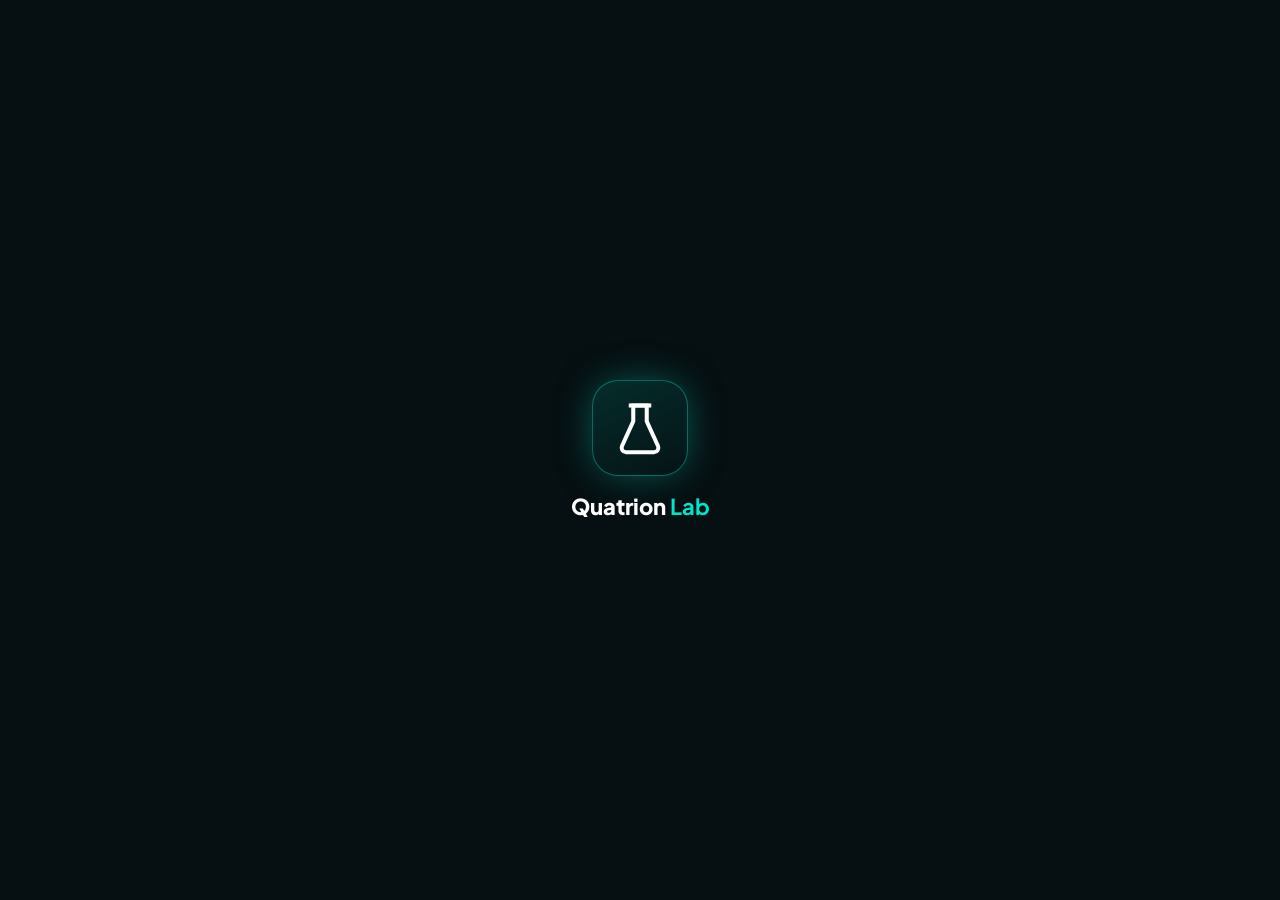
<file: html-completo/quatrion-lab-v5.html>
<!DOCTYPE html>
<html lang="pt-BR">
<head>
<meta charset="UTF-8">
<meta name="viewport" content="width=device-width, initial-scale=1.0, viewport-fit=cover">
<title>Quatrion Lab</title>
<link rel="preconnect" href="https://fonts.googleapis.com">
<link rel="preconnect" href="https://fonts.gstatic.com" crossorigin>
<link href="https://fonts.googleapis.com/css2?family=Plus+Jakarta+Sans:wght@400;500;600;700;800&family=JetBrains+Mono:wght@600;700&display=swap" rel="stylesheet">
<style>
:root{
  --bg:#060F12; --card:rgba(255,255,255,0.045); --border:rgba(148,163,184,0.16); --border-strong:rgba(0,229,201,.35);
  --cyan:#00A896; --cyan-bright:#00E5C9; --purple:#6C33A3; --purple-bright:#9B4FE0; --alert:#FFD700;
  --success:#00E575; --error:#FF4D4D; --amber:#FFB703;
  --text-1:#fff; --text-2:#94A3B8; --text-panel:#E2E8F0; --text-3:#5B6B7A;
  --font-sans:'Plus Jakarta Sans',system-ui,sans-serif; --font-mono:'JetBrains Mono',ui-monospace,monospace;
  --ease:cubic-bezier(.22,1,.36,1); --topbar-h:60px; --bottomnav-h:72px;
}
*,*::before,*::after{box-sizing:border-box;margin:0;padding:0}
html,body{height:100%}
body{font-family:var(--font-sans);background:var(--bg);color:var(--text-1);min-height:100dvh;-webkit-font-smoothing:antialiased;overflow-x:hidden}
button{font-family:inherit;cursor:pointer;background:none;border:none;color:inherit}
input{font-family:inherit;color:#fff}
.mono{font-family:var(--font-mono);font-variant-numeric:tabular-nums}
:focus-visible{outline:2px solid var(--cyan-bright);outline-offset:2px;border-radius:6px}
.bg-ambient{position:fixed;inset:0;z-index:0;pointer-events:none;
  background:radial-gradient(circle at 15% 12%,rgba(0,229,201,.07),transparent 45%),radial-gradient(circle at 90% 85%,rgba(108,51,163,.12),transparent 50%),var(--bg)}
.glass{background:linear-gradient(155deg,rgba(255,255,255,.055),rgba(255,255,255,.015));border:1px solid var(--border);border-radius:20px;
  backdrop-filter:blur(16px);-webkit-backdrop-filter:blur(16px)}
.btn{display:flex;align-items:center;justify-content:center;gap:9px;padding:14px 18px;border-radius:999px;font-weight:800;font-size:13.5px;width:100%;
  transition:transform .15s var(--ease),filter .15s var(--ease),opacity .15s}
.btn svg{width:17px;height:17px}
.btn:active{transform:scale(.97)}
.btn:disabled{opacity:.4;cursor:not-allowed}
.btn-cyan{background:linear-gradient(135deg,var(--cyan-bright),var(--cyan));color:#04211D;box-shadow:0 10px 22px -10px rgba(0,229,201,.5)}
.btn-cyan:hover:not(:disabled){filter:brightness(1.08)}
.btn-outline{background:transparent;border:1.4px solid var(--border-strong);color:var(--cyan-bright)}
.btn-outline:hover{background:rgba(0,229,201,.08)}
.btn-sm{width:auto;padding:10px 18px;font-size:12.5px}
.btn-ghost-sm{width:auto;padding:8px 14px;font-size:12px;font-weight:700;color:var(--text-panel);border:1px solid var(--border);border-radius:999px;background:var(--card)}

/* ============ SPLASH ============ */
#screen-splash{position:fixed;inset:0;z-index:80;display:flex;flex-direction:column;align-items:center;justify-content:center;gap:16px;
  background:var(--bg);transition:opacity .5s ease}
#screen-splash.fade-out{opacity:0;pointer-events:none}
.splash-logo{width:96px;height:96px;border-radius:26px;display:flex;align-items:center;justify-content:center;
  background:linear-gradient(155deg,rgba(0,229,201,.14),rgba(0,229,201,.02));border:1.5px solid rgba(0,229,201,.4);box-shadow:0 0 40px -8px rgba(0,229,201,.5)}
.splash-logo svg{width:54px;height:54px}
.splash-word{font-size:22px;font-weight:800}
.splash-word b{color:var(--cyan-bright)}

/* ============ LOGIN ============ */
#screen-login{position:fixed;inset:0;z-index:70;display:none;align-items:center;justify-content:center;padding:24px}
#screen-login.active{display:flex}
.login-card{width:100%;max-width:380px;padding:34px 28px;text-align:center}
.login-card .splash-logo{width:64px;height:64px;margin:0 auto 16px;border-radius:20px}
.login-card .splash-logo svg{width:36px;height:36px}
.login-card h1{font-size:21px;font-weight:800;margin-bottom:6px}
.login-card p.sub{font-size:12.5px;color:var(--text-panel);margin-bottom:22px;line-height:1.5}
.field{margin-bottom:12px;text-align:left}
.field-shell{display:flex;align-items:center;gap:10px;background:#0F1A1F;border:1px solid var(--border);border-radius:13px;padding:13px 14px}
.field-shell:focus-within{border-color:var(--border-strong)}
.field-shell svg{width:17px;height:17px;color:var(--text-3);flex-shrink:0}
.field-shell input{background:transparent;border:none;outline:none;flex:1;font-size:13.5px;min-width:0}
.field-shell input::placeholder{color:var(--text-3)}
.login-divider{display:flex;align-items:center;gap:10px;margin:16px 0;font-size:10.5px;color:var(--text-3);font-weight:700;text-transform:uppercase}
.login-divider::before,.login-divider::after{content:'';flex:1;height:1px;background:var(--border)}
.google-btn svg{width:16px;height:16px}

/* ============ APP SHELL ============ */
#app-shell{display:none;min-height:100dvh;flex-direction:column}
#app-shell.show{display:flex}
.topbar{position:sticky;top:0;z-index:30;height:var(--topbar-h);display:flex;align-items:center;justify-content:space-between;
  padding:0 16px;background:rgba(6,15,18,.82);backdrop-filter:blur(14px);border-bottom:1px solid var(--border)}
.player-chip{display:flex;align-items:center;gap:10px}
.avatar{width:38px;height:38px;border-radius:50%;background:linear-gradient(135deg,var(--cyan-bright),var(--purple-bright));
  display:flex;align-items:center;justify-content:center;font-weight:800;font-size:14px;color:#04211D;border:2px solid rgba(255,255,255,.15)}
.player-chip .pname{font-size:12.5px;font-weight:700;line-height:1.2}
.player-chip .prole{font-size:10.5px;color:var(--text-panel)}
.flask-counter{display:flex;align-items:center;gap:7px;background:rgba(0,229,201,.09);border:1px solid rgba(0,229,201,.3);
  border-radius:999px;padding:7px 13px;color:var(--cyan-bright);font-weight:800;font-size:13px}
.flask-counter svg{width:16px;height:16px}
#flaskCount{transition:transform .3s var(--ease)}
#flaskCount.bump{transform:scale(1.4)}

.content{flex:1;padding:18px 16px calc(var(--bottomnav-h) + 20px)}
.content-inner{max-width:900px;margin:0 auto}
.screen{display:none}
.screen.active{display:block;animation:fadeIn .35s var(--ease) both}
@keyframes fadeIn{from{opacity:0;transform:translateY(8px)}to{opacity:1;transform:translateY(0)}}
.page-head{margin-bottom:18px}
.page-head .kicker{font-size:10.5px;font-weight:800;text-transform:uppercase;letter-spacing:.08em;color:var(--cyan-bright);opacity:.85}
.page-head h1{font-size:21px;font-weight:800;margin-top:5px}
.page-head p{font-size:12.5px;color:var(--text-panel);margin-top:4px;line-height:1.5}

/* ============ BOTTOM NAV ============ */
.bottom-nav{position:fixed;left:0;right:0;bottom:0;z-index:30;height:var(--bottomnav-h);display:flex;align-items:center;justify-content:space-around;
  padding:8px 4px calc(8px + env(safe-area-inset-bottom,0px));background:rgba(6,15,18,.92);backdrop-filter:blur(18px);border-top:1px solid var(--border)}
.nav-btn{display:flex;flex-direction:column;align-items:center;gap:3px;padding:6px 10px;border-radius:12px;color:var(--text-3);flex:1;max-width:80px;position:relative}
.nav-btn svg{width:21px;height:21px}
.nav-btn span{font-size:10px;font-weight:700}
.nav-btn.active{color:var(--cyan-bright)}
.nav-btn.active svg{filter:drop-shadow(0 0 6px rgba(0,229,201,.6))}
/* TAREFA 5 — aba Games bloqueada */
.nav-btn.nav-disabled{opacity:.5;pointer-events:none}
.nav-soon-tag{position:absolute;top:-4px;right:2px;font-size:7px;font-weight:800;text-transform:uppercase;background:var(--card);
  border:1px solid var(--border);color:var(--text-panel);padding:1px 4px;border-radius:5px;letter-spacing:.02em}

/* ============ TOAST ============ */
#toast{position:fixed;left:50%;bottom:calc(var(--bottomnav-h) + 16px);transform:translate(-50%,14px);z-index:90;
  background:#0F1E22;border:1px solid rgba(0,229,201,.35);border-radius:14px;padding:12px 18px;font-size:13px;font-weight:700;
  opacity:0;transition:opacity .3s ease,transform .3s ease;max-width:88vw;text-align:center;pointer-events:none}
#toast.show{opacity:1;transform:translate(-50%,0)}

/* ============ INÍCIO — TRILHA / RANKING ============ */
.trail-wrap{position:relative;padding:20px 10px 10px;min-height:640px}
.trail-svg{position:absolute;inset:0;width:100%;height:100%}
.trail-node{position:absolute;width:46px;height:46px;border-radius:50%;background:var(--card);border:2px solid var(--border);
  display:flex;align-items:center;justify-content:center;font-weight:800;font-size:13px;color:var(--text-3);transform:translate(-50%,-50%)}
.trail-node.reached{border-color:var(--cyan-bright);color:var(--cyan-bright);box-shadow:0 0 16px -4px rgba(0,229,201,.6)}
.trail-avatar{position:absolute;transform:translate(-50%,-50%);display:flex;flex-direction:column;align-items:center;gap:3px}
.trail-avatar .a-chip{width:30px;height:30px;border-radius:50%;display:flex;align-items:center;justify-content:center;font-size:11px;font-weight:800;
  color:#fff;border:2px solid var(--bg);box-shadow:0 2px 8px rgba(0,0,0,.5)}
.trail-avatar.me .a-chip{width:40px;height:40px;font-size:13px;background:linear-gradient(135deg,var(--cyan-bright),var(--purple-bright));
  color:#04211D;border:2.5px solid #fff;box-shadow:0 0 18px -2px rgba(0,229,201,.8);animation:meBob 1.8s ease-in-out infinite}
@keyframes meBob{0%,100%{transform:translateY(0)}50%{transform:translateY(-5px)}}
.trail-avatar .a-name{font-size:9px;font-weight:700;color:var(--text-panel);background:rgba(0,0,0,.5);padding:1px 6px;border-radius:6px;white-space:nowrap}
.ranking-legend{display:flex;gap:14px;margin-top:14px;font-size:11px;color:var(--text-panel);flex-wrap:wrap}
.ranking-legend span{display:flex;align-items:center;gap:6px}
.dot{width:10px;height:10px;border-radius:50%;flex-shrink:0}

/* ============ SIMULAÇÕES ============ */
.module-list{display:flex;flex-direction:column;gap:10px}
.module-row{display:flex;align-items:center;gap:14px;padding:15px 16px;border-radius:16px;background:var(--card);border:1px solid var(--border);cursor:pointer;transition:transform .15s,border-color .15s}
.module-row:hover{transform:translateY(-1px);border-color:rgba(0,229,201,.3)}
.module-row.locked{opacity:.5;pointer-events:none;filter:grayscale(1)}
.module-row .m-icon{width:42px;height:42px;border-radius:12px;background:rgba(0,229,201,.1);color:var(--cyan-bright);display:flex;align-items:center;justify-content:center;flex-shrink:0}
.module-row .m-icon svg{width:20px;height:20px}
.module-row .m-body{flex:1;min-width:0}
.module-row .m-body .mt{font-size:14px;font-weight:700}
.module-row .m-body .ms{font-size:11.5px;color:var(--text-panel);margin-top:2px}
.module-row .m-badge{font-size:10px;font-weight:800;text-transform:uppercase;padding:4px 9px;border-radius:7px;background:rgba(0,229,117,.15);color:var(--success)}

#labExperiment{display:none;margin-top:6px}
#labExperiment.active{display:block}
.lab-topbar{display:flex;align-items:center;gap:12px;margin-bottom:16px}
.lab-topbar button{width:34px;height:34px;border-radius:10px;background:var(--card);border:1px solid var(--border);display:flex;align-items:center;justify-content:center;flex-shrink:0}
.lab-topbar button svg{width:16px;height:16px}
.lab-topbar .kicker{font-size:10.5px;font-weight:800;text-transform:uppercase;color:var(--cyan-bright)}
.lab-topbar h2{font-size:15px;font-weight:800}
.lab-grid{display:grid;grid-template-columns:1.4fr 1fr;gap:16px}
@media (max-width:720px){ .lab-grid{grid-template-columns:1fr} }
.lab-card{padding:20px}
.lab-card h3{font-size:15px;margin-bottom:12px}
.lab-card p{font-size:12.5px;color:var(--text-panel);line-height:1.75;margin-bottom:12px}
.lab-eq{background:rgba(0,229,201,.08);border:1px solid rgba(0,229,201,.25);border-radius:12px;padding:12px;text-align:center;
  font-family:var(--font-mono);font-size:12.5px;color:var(--cyan-bright);margin-bottom:12px}

/* linha de EPI base (usada nas duas telas, com modificadores abaixo) */
.epi-row{display:flex;align-items:center;gap:12px;padding:12px;border-radius:12px;background:rgba(255,255,255,.03);border:1.4px solid var(--border);margin-bottom:9px}
.epi-row svg{width:19px;height:19px;color:var(--text-panel);flex-shrink:0}
.epi-row span{flex:1;font-size:13px;font-weight:700}
.epi-check{width:22px;height:22px;border-radius:50%;border:2px solid var(--border);flex-shrink:0}

/* TAREFA 1 — EPI da Teoria: estritamente visual, sem hover, destaque amarelo de alerta */
.epi-row.epi-visual{pointer-events:none;cursor:default;border-color:rgba(255,215,0,.35);background:rgba(255,215,0,.05)}
.epi-row.epi-visual svg{color:var(--alert)}
.epi-row.epi-visual span{color:var(--alert)}
.epi-row.epi-visual .epi-check{border-color:var(--alert)}
.epi-note{font-size:11px;color:var(--text-3);margin-top:6px;line-height:1.5}

/* TAREFA 2 — EPI da Prática (Lobby): interativo, com hover e check verde ao equipar */
.epi-row.epi-interactive{cursor:pointer;transition:all .15s}
.epi-row.epi-interactive:hover{border-color:rgba(0,229,201,.35);background:rgba(255,255,255,.05)}
.epi-row.epi-interactive.checked{border-color:var(--success);background:rgba(0,229,117,.1)}
.epi-row.epi-interactive.checked svg,.epi-row.epi-interactive.checked span{color:var(--success)}
.epi-row.epi-interactive.checked .epi-check{background:var(--success);border-color:var(--success)}

/* ---------- Prática 2D: Mesa de Laboratório + Béquer + botões de ação ---------- */
#labPractice{display:none;margin-top:16px}
#labPractice.active{display:block}
.bench-frame{position:relative;transition:opacity .3s,filter .3s}
.bench-frame.locked{opacity:.4;filter:grayscale(.7);pointer-events:none}
.bench-lock-msg{position:absolute;top:-14px;left:50%;transform:translateX(-50%);font-size:11px;font-weight:800;color:var(--text-panel);
  background:rgba(0,0,0,.5);padding:5px 12px;border-radius:999px;display:none;z-index:4;white-space:nowrap}
.bench-frame.locked .bench-lock-msg{display:block}
.bench-table{background:linear-gradient(160deg,rgba(255,255,255,.04),rgba(255,255,255,.01));border:1px solid var(--border);
  border-radius:20px;padding:34px 20px 24px;display:flex;align-items:flex-end;justify-content:center;min-height:190px;overflow:visible}
.beaker-big{position:relative;width:96px;height:116px;border:3px solid var(--cyan-bright);border-top:none;border-radius:0 0 22px 22px;
  background:rgba(255,255,255,.03);box-shadow:0 0 24px -8px rgba(0,229,201,.3);overflow:visible}
.beaker-big::before{content:'';position:absolute;top:-3px;left:-8px;right:-8px;height:3px;background:var(--cyan-bright);border-radius:2px}
.beaker-carbon{position:absolute;left:50%;bottom:0;width:66%;height:0%;
  transform:translateX(-50%) rotate(0deg) skewX(0deg);
  border-radius:46% 54% 40% 60% / 55% 45% 62% 38%;
  background:linear-gradient(180deg,#3a3a3a,#0a0a0a);box-shadow:0 0 14px 2px rgba(0,0,0,.6)}
.beaker-carbon.grow{animation:carbonGrow 2.2s cubic-bezier(.2,.8,.2,1) forwards}
@keyframes carbonGrow{
  0%{height:0%;transform:translateX(-50%) rotate(0deg) skewX(0deg)}
  55%{height:85%;border-radius:42% 58% 46% 54% / 58% 42% 55% 45%;transform:translateX(-47%) rotate(-2.5deg) skewX(-2deg)}
  100%{height:120%;border-radius:38% 62% 44% 56% / 60% 40% 58% 42%;transform:translateX(-44%) rotate(-4deg) skewX(-3deg)}
}
.bench-actions{display:flex;flex-direction:column;gap:10px;margin-top:18px}
.bench-action{display:flex;align-items:center;gap:12px;padding:13px 16px;border-radius:14px;background:var(--card);
  border:1.4px solid var(--border);font-size:13px;font-weight:700;text-align:left;transition:border-color .15s,background .15s}
.ba-num{width:24px;height:24px;border-radius:50%;background:rgba(0,229,201,.15);color:var(--cyan-bright);
  display:flex;align-items:center;justify-content:center;font-size:11.5px;font-weight:800;flex-shrink:0}
.bench-action.next{border-color:var(--cyan-bright)}
.bench-action.next .ba-num{animation:pulseNum 1s ease-in-out infinite}
@keyframes pulseNum{0%,100%{box-shadow:0 0 0 0 rgba(0,229,201,.55)}50%{box-shadow:0 0 0 7px rgba(0,229,201,0)}}
.bench-action.done{opacity:.4;pointer-events:none}

#completeModal{position:fixed;inset:0;z-index:85;display:none;align-items:center;justify-content:center;background:rgba(4,9,11,.75);backdrop-filter:blur(4px);padding:20px}
#completeModal.show{display:flex}
.complete-card{width:100%;max-width:340px;padding:28px;text-align:center}
.complete-card .ring{width:70px;height:70px;border-radius:50%;margin:0 auto 14px;background:rgba(0,229,117,.12);border:2px solid var(--success);
  display:flex;align-items:center;justify-content:center;box-shadow:0 0 30px -6px rgba(0,229,117,.5)}
.complete-card .ring svg{width:32px;height:32px;color:var(--success)}
.complete-card h3{font-size:17px;margin-bottom:8px}
.complete-card p{font-size:12.5px;color:var(--text-panel);line-height:1.6;margin-bottom:18px}

/* ============ GAMES ============ */
.games-fab{position:fixed;top:calc(var(--topbar-h) + 12px);left:16px;z-index:25;width:50px;height:50px;border-radius:50%;
  background:linear-gradient(135deg,var(--cyan-bright),var(--cyan));color:#04211D;display:flex;align-items:center;justify-content:center;
  box-shadow:0 10px 22px -8px rgba(0,229,201,.6)}
.games-fab svg{width:24px;height:24px}
.game-row{display:flex;align-items:center;gap:14px;padding:15px 16px;border-radius:16px;background:var(--card);border:1px solid var(--border);margin-bottom:10px}
.game-row.locked{opacity:.45;filter:grayscale(1)}
.game-row .g-icon{width:42px;height:42px;border-radius:12px;background:rgba(155,79,224,.14);color:var(--purple-bright);display:flex;align-items:center;justify-content:center;flex-shrink:0}
.game-row.locked .g-icon{background:rgba(255,255,255,.06);color:var(--text-3)}
.game-row .g-body{flex:1}
.game-row .g-body .gt{font-size:13.5px;font-weight:700}
.game-row .g-body .gs{font-size:11px;color:var(--text-panel);margin-top:2px}

/* ============ EVOLUÇÃO ============ */
.metric-grid{display:grid;grid-template-columns:repeat(3,1fr);gap:10px}
.metric-box{padding:16px 12px;border-radius:16px;border:1px solid var(--border)}
.metric-box.ok{background:linear-gradient(155deg,rgba(0,229,117,.14),rgba(0,229,117,.03));border-color:rgba(0,229,117,.3)}
.metric-box.bad{background:linear-gradient(155deg,rgba(255,77,77,.14),rgba(255,77,77,.03));border-color:rgba(255,77,77,.3)}
.metric-box .ml{font-size:10.5px;color:var(--text-panel);font-weight:700;text-transform:uppercase}
.metric-box .mv{font-size:22px;font-weight:800;margin-top:8px}
.metric-box.ok .mv{color:var(--success)}
.metric-box.bad .mv{color:var(--error)}
@media (max-width:520px){ .metric-grid{grid-template-columns:1fr} }
.chart-card{margin-top:16px;padding:18px 14px;border-radius:18px}
.chart-card h4{font-size:13.5px;font-weight:700}
.chart-head{display:flex;align-items:center;justify-content:space-between;margin-bottom:12px;gap:10px}
.chart-month{font-size:10.5px;font-weight:800;color:var(--cyan-bright);background:rgba(0,229,201,.08);
  border:1px solid rgba(0,229,201,.25);border-radius:999px;padding:4px 11px;text-transform:capitalize;white-space:nowrap}
.evo-axis-labels{display:flex;justify-content:space-between;margin-top:6px;padding:0 2px;font-size:10.5px;font-weight:700;
  color:var(--text-panel);text-transform:uppercase;letter-spacing:.03em}
.evo-axis-labels .today{color:var(--cyan-bright)}

/* ============ QUESTÕES (reconstruída — Tarefa 3) ============ */
.qmenu-grid{display:grid;grid-template-columns:1fr 1fr;gap:12px}
@media (max-width:560px){ .qmenu-grid{grid-template-columns:1fr} }
.qmenu-card{padding:20px}
.qmenu-card h3{font-size:15px;margin-bottom:6px}
.qmenu-card p{font-size:12px;color:var(--text-panel);line-height:1.6;margin-bottom:14px}
.quiz-head-row{display:flex;align-items:center;justify-content:space-between;margin-bottom:14px}
.quiz-head-row .qprog{font-size:12px;font-weight:700;color:var(--text-panel)}
.qcard{padding:18px}
.qcard .qtag{font-size:10px;font-weight:800;text-transform:uppercase;color:var(--cyan-bright);background:rgba(255,255,255,.06);padding:4px 10px;border-radius:999px}
.qcard p{font-size:13.5px;color:var(--text-1);margin-top:12px;line-height:1.6}
.qalt{display:flex;align-items:center;gap:10px;width:100%;text-align:left;padding:12px 14px;border-radius:12px;background:rgba(255,255,255,.03);
  border:1.6px solid var(--border);font-size:12.5px;color:var(--text-panel);margin-top:9px;transition:all .15s}
.qalt:hover:not(.locked){border-color:rgba(0,229,201,.4)}
.qalt .qa-letter{width:24px;height:24px;border-radius:50%;background:rgba(255,255,255,.06);display:flex;align-items:center;justify-content:center;
  font-size:11px;font-weight:800;flex-shrink:0;color:var(--text-panel)}
.qalt.correct{border-color:var(--success);background:rgba(0,229,117,.1)}
.qalt.correct .qa-letter{background:var(--success);color:#04211D}
.qalt.incorrect{border-color:var(--error);background:rgba(255,77,77,.1)}
.qalt.incorrect .qa-letter{background:var(--error);color:#fff}
.qalt.locked{pointer-events:none}
.q-result-card{padding:26px;text-align:center}
.q-result-card h3{font-size:17px;margin-bottom:8px}
.q-result-card p{font-size:12.5px;color:var(--text-panel);margin-bottom:16px}

@media (prefers-reduced-motion:reduce){ *{animation-duration:.001ms!important;transition-duration:.001ms!important} }
</style>
</head>
<body>

<div class="bg-ambient" aria-hidden="true"></div>

<svg width="0" height="0" style="position:absolute" aria-hidden="true">
  <symbol id="flaskIcon" viewBox="0 0 24 24" fill="none" stroke="currentColor" stroke-width="1.8">
    <path d="M9 2h6v7l5 11a2 2 0 01-1.8 2.8H5.8A2 2 0 014 20l5-11V2z"/><path d="M7 2h10"/>
  </symbol>
</svg>

<!-- ============ SPLASH ============ -->
<div id="screen-splash">
  <div class="splash-logo"><svg viewBox="0 0 24 24" fill="none" stroke="#00E5C9" stroke-width="1.6"><use href="#flaskIcon"/></svg></div>
  <div class="splash-word">Quatrion <b>Lab</b></div>
</div>

<!-- ============ LOGIN ============ -->
<div id="screen-login">
  <div class="login-card glass">
    <div class="splash-logo"><svg viewBox="0 0 24 24" fill="none" stroke="#00E5C9" stroke-width="1.6"><use href="#flaskIcon"/></svg></div>
    <h1>Acessar o Laboratório</h1>
    <p class="sub">Entre com sua matrícula para continuar seus experimentos.</p>
    <form id="loginForm">
      <div class="field"><div class="field-shell">
        <svg viewBox="0 0 24 24" fill="none" stroke="currentColor" stroke-width="1.8"><rect x="4" y="4" width="16" height="16" rx="2.5"/><circle cx="12" cy="10" r="2.4"/><path d="M7.5 17c1-2.2 2.7-3 4.5-3s3.5.8 4.5 3"/></svg>
        <input type="text" placeholder="Matrícula" required>
      </div></div>
      <div class="field"><div class="field-shell">
        <svg viewBox="0 0 24 24" fill="none" stroke="currentColor" stroke-width="1.8"><rect x="4" y="10" width="16" height="10" rx="2"/><path d="M8 10V7a4 4 0 018 0v3"/></svg>
        <input type="password" placeholder="Senha" required>
      </div></div>
      <button type="submit" class="btn btn-cyan">
        <svg viewBox="0 0 24 24" fill="none" stroke="currentColor" stroke-width="2"><path d="M15 3h4a2 2 0 012 2v14a2 2 0 01-2 2h-4"/><path d="M10 17l5-5-5-5"/><path d="M15 12H3"/></svg>
        Entrar
      </button>
    </form>
    <div class="login-divider">ou</div>
    <button class="btn btn-outline google-btn" id="googleLoginBtn">
      <svg viewBox="0 0 48 48"><path fill="#FFC107" d="M43.6 20.5H42V20H24v8h11.3c-1.6 4.7-6.1 8-11.3 8-6.6 0-12-5.4-12-12s5.4-12 12-12c3.1 0 5.9 1.2 8 3.1l5.7-5.7C34.6 6.1 29.6 4 24 4 12.9 4 4 12.9 4 24s8.9 20 20 20 20-8.9 20-20c0-1.3-.1-2.7-.4-3.5z"/><path fill="#FF3D00" d="M6.3 14.7l6.6 4.8C14.6 16 18.9 13 24 13c3.1 0 5.9 1.2 8 3.1l5.7-5.7C34.6 6.1 29.6 4 24 4 16 4 9 8.5 6.3 14.7z"/><path fill="#4CAF50" d="M24 44c5.5 0 10.4-1.9 14.2-5.1l-6.6-5.4C29.6 35.5 26.9 36.5 24 36.5c-5.2 0-9.6-3.3-11.2-7.9l-6.6 5.1C9 39.4 16 44 24 44z"/><path fill="#1976D2" d="M43.6 20.5H42V20H24v8h11.3c-.8 2.3-2.2 4.2-4.1 5.5l6.6 5.4C41.8 35.9 44 30.4 44 24c0-1.3-.1-2.7-.4-3.5z"/></svg>
      Entrar com Google
    </button>
  </div>
</div>

<!-- ============ APP SHELL ============ -->
<div id="app-shell">
  <header class="topbar">
    <div class="player-chip">
      <div class="avatar">AL</div>
      <div><div class="pname">Aluno Quatrion</div><div class="prole">Turma 3A</div></div>
    </div>
    <div class="flask-counter">
      <svg viewBox="0 0 24 24" fill="none" stroke="currentColor" stroke-width="1.8"><use href="#flaskIcon"/></svg>
      <span id="flaskCount" class="mono">0</span>
    </div>
  </header>

  <div class="content"><div class="content-inner">

    <!-- ============ INÍCIO / TRILHA ============ -->
    <section class="screen active" id="screen-inicio">
      <div class="page-head"><span class="kicker">Quatrion Lab · Turma 3A</span><h1>Trilha da Turma</h1><p>Conclua experimentos para avançar casas na trilha. Colegas com a mesma pontuação dividem a mesma casa.</p></div>
      <div class="glass trail-wrap" id="trailWrap"></div>
      <div class="ranking-legend">
        <span><span class="dot" style="background:linear-gradient(135deg,#00E5C9,#9B4FE0)"></span>Você</span>
        <span><span class="dot" style="background:#FFB703"></span>Ana</span>
        <span><span class="dot" style="background:#FF6FA5"></span>Bruno</span>
        <span><span class="dot" style="background:#4FA8FF"></span>Carla</span>
      </div>
    </section>

    <!-- ============ SIMULAÇÕES ============ -->
    <section class="screen" id="screen-simulacoes">
      <div class="page-head"><span class="kicker">Quatrion Lab · Simulações</span><h1>O Laboratório</h1><p>Escolha um módulo para iniciar a teoria e a prática 2D.</p></div>

      <div class="module-list" id="moduleList">
        <div class="module-row" id="modSerpente">
          <div class="m-icon"><svg viewBox="0 0 24 24" fill="none" stroke="currentColor" stroke-width="1.8"><path d="M9 2h6v7l5 11a2 2 0 01-1.8 2.8H5.8A2 2 0 014 20l5-11V2z"/><path d="M7 2h10"/></svg></div>
          <div class="m-body"><div class="mt">Exp. 01: Serpente de Carbono</div><div class="ms">Desidratação do açúcar com H₂SO₄</div></div>
          <span class="m-badge" id="modSerpenteBadge" style="display:none">Concluído</span>
        </div>
        <div class="module-row locked">
          <div class="m-icon"><svg viewBox="0 0 24 24" fill="none" stroke="currentColor" stroke-width="1.8"><path d="M4 20V10M11 20V4M18 20v-7"/></svg></div>
          <div class="m-body"><div class="mt">Nomenclatura IUPAC</div><div class="ms">Em breve</div></div>
        </div>
        <div class="module-row locked">
          <div class="m-icon"><svg viewBox="0 0 24 24" fill="none" stroke="currentColor" stroke-width="1.8"><circle cx="12" cy="12" r="3"/><ellipse cx="12" cy="12" rx="9" ry="3.6"/></svg></div>
          <div class="m-body"><div class="mt">Isomeria Espacial</div><div class="ms">Em breve</div></div>
        </div>
      </div>

      <!-- ETAPA A: teoria (EPI aqui é só ilustrativo — Tarefa 1) -->
      <div id="labExperiment">
        <div class="lab-topbar">
          <button id="labBackBtn1" aria-label="Voltar"><svg viewBox="0 0 24 24" fill="none" stroke="currentColor" stroke-width="2"><path d="M15 18l-6-6 6-6"/></svg></button>
          <div><div class="kicker">Quatrion Lab · Experimento 01</div><h2>Serpente de Carbono (Desidratação do Açúcar)</h2></div>
        </div>
        <div class="lab-grid">
          <div class="glass lab-card">
            <h3>Teoria</h3>
            <p>O ácido sulfúrico (H₂SO₄) atua como um potente <strong>agente desidratante</strong> sobre a sacarose (C₁₂H₂₂O₁₁): ele retira hidrogênio e oxigênio na proporção exata da água, desidratando o açúcar.</p>
            <p>O resultado é uma <strong>massa expansiva de carvão</strong> (carbono grafítico) que cresce para fora do recipiente, acompanhada de vapor de água e gases.</p>
            <div class="lab-eq">C₁₂H₂₂O₁₁ → 12 C + 11 H₂O</div>
            <p>A reação é fortemente exotérmica — a mistura escurece, se expande e libera vapor acre. No laboratório real ela exige capela e supervisão.</p>
          </div>
          <div class="glass lab-card">
            <h3>EPIs obrigatórios <span style="color:var(--alert);font-size:11px;font-weight:700">(alerta de segurança)</span></h3>
            <div class="epi-row epi-visual">
              <svg viewBox="0 0 24 24" fill="none" stroke="currentColor" stroke-width="1.8"><circle cx="7" cy="12" r="3.2"/><circle cx="17" cy="12" r="3.2"/><path d="M10.2 12h3.6"/></svg>
              <span>Óculos de Proteção</span><span class="epi-check"></span>
            </div>
            <div class="epi-row epi-visual">
              <svg viewBox="0 0 24 24" fill="none" stroke="currentColor" stroke-width="1.8"><path d="M8 3l4 2 4-2 3 4-2 2v11a1 1 0 01-1 1H8a1 1 0 01-1-1V9L5 7z"/></svg>
              <span>Jaleco</span><span class="epi-check"></span>
            </div>
            <div class="epi-row epi-visual">
              <svg viewBox="0 0 24 24" fill="none" stroke="currentColor" stroke-width="1.8"><path d="M7 11V6a2 2 0 014 0v4M11 10V5a2 2 0 014 0v5M15 10V7a2 2 0 014 0v7a5 5 0 01-5 5H9a5 5 0 01-5-5v-3a2 2 0 014 0"/></svg>
              <span>Luvas Nitrílicas</span><span class="epi-check"></span>
            </div>
            <p class="epi-note">Lista apenas ilustrativa — os EPIs só se tornam interativos na Prática 2D.</p>
          </div>
        </div>
        <button class="btn btn-cyan" id="goPracticeBtn" style="margin-top:16px;max-width:280px">
          <svg viewBox="0 0 24 24" fill="none" stroke="currentColor" stroke-width="2"><path d="M5 12h14M13 6l6 6-6 6"/></svg>
          Ir para a Prática 2D
        </button>

        <!-- ETAPA B: prática 2D (Tarefa 2 — bancada refeita) -->
        <div id="labPractice">
          <div class="lab-topbar">
            <button id="labBackBtn2" aria-label="Voltar"><svg viewBox="0 0 24 24" fill="none" stroke="currentColor" stroke-width="2"><path d="M15 18l-6-6 6-6"/></svg></button>
            <div><div class="kicker">Prática 2D</div><h2>Equipe-se e monte a reação na ordem correta</h2></div>
          </div>
          <div class="lab-grid">
            <div class="glass lab-card" style="max-width:260px">
              <h3>EPIs Obrigatórios</h3>
              <div class="epi-row epi-interactive" data-epi2="oculos"><svg viewBox="0 0 24 24" fill="none" stroke="currentColor" stroke-width="1.8"><circle cx="7" cy="12" r="3.2"/><circle cx="17" cy="12" r="3.2"/><path d="M10.2 12h3.6"/></svg><span>Óculos</span><span class="epi-check"></span></div>
              <div class="epi-row epi-interactive" data-epi2="luvas"><svg viewBox="0 0 24 24" fill="none" stroke="currentColor" stroke-width="1.8"><path d="M7 11V6a2 2 0 014 0v4M11 10V5a2 2 0 014 0v5M15 10V7a2 2 0 014 0v7a5 5 0 01-5 5H9a5 5 0 01-5-5v-3a2 2 0 014 0"/></svg><span>Luvas</span><span class="epi-check"></span></div>
              <div class="epi-row epi-interactive" data-epi2="jaleco"><svg viewBox="0 0 24 24" fill="none" stroke="currentColor" stroke-width="1.8"><path d="M8 3l4 2 4-2 3 4-2 2v11a1 1 0 01-1 1H8a1 1 0 01-1-1V9L5 7z"/></svg><span>Jaleco</span><span class="epi-check"></span></div>
            </div>

            <div class="bench-frame locked" id="benchFrame">
              <div class="bench-lock-msg">🔒 Equipe os 3 EPIs para liberar a bancada</div>
              <div class="bench-table">
                <div class="beaker-big"><div class="beaker-carbon" id="beakerCarbon"></div></div>
              </div>
              <div class="bench-actions">
                <button class="bench-action" data-step="1" id="actAcucar"><span class="ba-num">1</span> Adicionar Açúcar</button>
                <button class="bench-action" data-step="2" id="actAcido"><span class="ba-num">2</span> Adicionar Ácido Sulfúrico</button>
                <button class="bench-action" data-step="3" id="actBastao"><span class="ba-num">3</span> Mexer com Bastão</button>
              </div>
            </div>
          </div>
        </div>
      </div>
    </section>

    <!-- ============ GAMES ============ -->
    <section class="screen" id="screen-games">
      <div class="page-head"><span class="kicker">Quatrion Lab · Games</span><h1>Prática Social</h1><p>Registre fotos dos seus experimentos reais e ganhe pontos na trilha.</p></div>
      <div id="gamesList">
        <div class="game-row" id="gameSerpente">
          <div class="g-icon"><svg viewBox="0 0 24 24" fill="none" stroke="currentColor" stroke-width="1.8"><path d="M9 2h6v7l5 11a2 2 0 01-1.8 2.8H5.8A2 2 0 014 20l5-11V2z"/></svg></div>
          <div class="g-body"><div class="gt">Serpente de Carbono</div><div class="gs" id="gameSerpenteStatus">Conclua o experimento em Simulações para desbloquear</div></div>
        </div>
        <div class="game-row locked">
          <div class="g-icon"><svg viewBox="0 0 24 24" fill="none" stroke="currentColor" stroke-width="1.8"><path d="M4 20V10M11 20V4M18 20v-7"/></svg></div>
          <div class="g-body"><div class="gt">Nomenclatura IUPAC</div><div class="gs">Bloqueado</div></div>
        </div>
      </div>
    </section>

    <!-- ============ EVOLUÇÃO (Tarefa 4 — contadores dinâmicos) ============ -->
    <section class="screen" id="screen-evolucao">
      <div class="page-head"><span class="kicker">Quatrion Lab · Evolução</span><h1>Evolução</h1><p>Seu desempenho em tempo real nas questões e experimentos.</p></div>
      <div class="metric-grid">
        <div class="metric-box ok"><div class="ml">Acertos</div><div class="mv mono" id="evoAcertos">0</div></div>
        <div class="metric-box bad"><div class="ml">Erros</div><div class="mv mono" id="evoErros">0</div></div>
        <div class="metric-box"><div class="ml">Experimentos</div><div class="mv mono" id="evoExpCount">0</div></div>
      </div>
      <div class="glass chart-card">
        <div class="chart-head"><h4>Desempenho geral</h4><span class="chart-month" id="chartMonthLabel"></span></div>
        <svg viewBox="0 0 320 150" style="width:100%;height:auto">
          <defs>
            <linearGradient id="g1" x1="0" y1="0" x2="0" y2="1"><stop offset="0%" stop-color="#00E5C9" stop-opacity=".35"/><stop offset="100%" stop-color="#00E5C9" stop-opacity="0"/></linearGradient>
            <filter id="evoGlow" x="-60%" y="-60%" width="220%" height="220%">
              <feGaussianBlur stdDeviation="3" result="blur"/>
              <feMerge><feMergeNode in="blur"/><feMergeNode in="SourceGraphic"/></feMerge>
            </filter>
          </defs>
          <line x1="10" y1="128" x2="310" y2="128" stroke="rgba(148,163,184,.15)" stroke-width="1"/>
          <line x1="180" y1="14" x2="180" y2="128" stroke="rgba(0,229,201,.25)" stroke-width="1" stroke-dasharray="3 4"/>
          <polygon points="10,95 44,72 78,90 112,60 146,100 180,45 214,74 248,58 282,30 310,42 310,128 10,128" fill="url(#g1)"/>
          <polyline points="10,95 44,72 78,90 112,60 146,100 180,45 214,74 248,58 282,30 310,42"
            fill="none" stroke="#00E5C9" stroke-width="2.6" stroke-linecap="round" stroke-linejoin="round" filter="url(#evoGlow)"/>
          <g fill="#00E5C9">
            <circle cx="10" cy="95" r="3.4"/><circle cx="44" cy="72" r="3.4"/><circle cx="78" cy="90" r="3.4"/><circle cx="112" cy="60" r="3.4"/>
            <circle cx="146" cy="100" r="3.4"/><circle cx="180" cy="45" r="4.2"/><circle cx="214" cy="74" r="3.4"/><circle cx="248" cy="58" r="3.4"/>
            <circle cx="282" cy="30" r="3.4"/><circle cx="310" cy="42" r="3.8"/>
          </g>
        </svg>
        <div class="evo-axis-labels"><span id="axisDayFirst">Dia 01</span><span class="today" id="axisDayToday">Hoje</span><span id="axisDayLast">Último Dia</span></div>
      </div>
    </section>

    <!-- ============ QUESTÕES (reconstruída — Tarefa 3) ============ -->
    <section class="screen" id="screen-questoes">
      <div class="page-head"><span class="kicker">Quatrion Lab · Questões</span><h1>Banco de Questões</h1><p>Escolha um bloco de 10 questões para praticar.</p></div>

      <div class="qmenu-grid" id="questoesMenu">
        <div class="glass qmenu-card">
          <h3>Questões Rápidas</h3>
          <p>10 questões sorteadas do banco geral de Química.</p>
          <button class="btn btn-cyan btn-sm" id="qBtnRapidas">Começar</button>
        </div>
        <div class="glass qmenu-card">
          <h3>Química Orgânica</h3>
          <p>10 questões temáticas sobre funções orgânicas e cadeias carbônicas.</p>
          <button class="btn btn-cyan btn-sm" id="qBtnOrganica">Começar</button>
        </div>
      </div>

      <div id="questoesQuiz" style="display:none">
        <div class="quiz-head-row">
          <span class="qprog" id="qProgress">Questão 1 de 10</span>
          <button class="btn-ghost-sm" id="qExitBtn">Sair</button>
        </div>
        <div class="glass qcard">
          <span class="qtag" id="qTag">Química</span>
          <p id="qEnunciado"></p>
          <div id="qAlternatives"></div>
        </div>
      </div>

      <div id="questoesResult" style="display:none">
        <div class="glass q-result-card">
          <h3 id="qResultTitle">Concluído!</h3>
          <p id="qResultMsg"></p>
          <button class="btn btn-cyan btn-sm" id="qBackToMenuBtn" style="margin:0 auto">Voltar</button>
        </div>
      </div>
    </section>

  </div></div>

  <nav class="bottom-nav">
    <button class="nav-btn active" data-screen="inicio"><svg viewBox="0 0 24 24" fill="none" stroke="currentColor" stroke-width="1.8"><path d="M4 11l8-7 8 7"/><path d="M6 10v9a1 1 0 001 1h3v-6h4v6h3a1 1 0 001-1v-9"/></svg><span>Início</span></button>
    <button class="nav-btn" data-screen="simulacoes"><svg viewBox="0 0 24 24" fill="none" stroke="currentColor" stroke-width="1.8"><path d="M9 2h6v7l5 11a2 2 0 01-1.8 2.8H5.8A2 2 0 014 20l5-11V2z"/><path d="M7 2h10"/></svg><span>Simulações</span></button>
    <button class="nav-btn" data-screen="questoes"><svg viewBox="0 0 24 24" fill="none" stroke="currentColor" stroke-width="1.8"><rect x="4" y="3" width="13" height="17" rx="2"/><path d="M8 8h5M8 12h5"/><circle cx="17" cy="17" r="3.2"/></svg><span>Questões</span></button>
    <button class="nav-btn" data-screen="evolucao"><svg viewBox="0 0 24 24" fill="none" stroke="currentColor" stroke-width="1.8"><path d="M4 20V10M11 20V4M18 20v-7"/><path d="M3 20h18"/></svg><span>Evolução</span></button>
    <!-- TAREFA 5 — Games desativado -->
    <button class="nav-btn nav-disabled" data-screen="games" id="navGames" aria-disabled="true">
      <span class="nav-soon-tag">Em breve</span>
      <svg viewBox="0 0 24 24" fill="none" stroke="currentColor" stroke-width="1.8"><rect x="2.5" y="8" width="19" height="10" rx="5"/><path d="M7 11v4M5 13h4"/><circle cx="16" cy="12" r="1" fill="currentColor" stroke="none"/><circle cx="18.5" cy="14.5" r="1" fill="currentColor" stroke="none"/></svg>
      <span>Games</span>
    </button>
  </nav>

  <button class="games-fab" id="photoFab" aria-label="Adicionar foto do experimento" style="display:none">
    <svg viewBox="0 0 24 24" fill="none" stroke="currentColor" stroke-width="2.4"><path d="M12 5v14M5 12h14"/></svg>
  </button>
</div>

<div id="completeModal">
  <div class="glass complete-card">
    <div class="ring"><svg viewBox="0 0 24 24" fill="none" stroke="currentColor" stroke-width="2.4"><path d="M5 13l4 4L19 7"/></svg></div>
    <h3>Experimento concluído!</h3>
    <p>Você observou a carbonização da sacarose formando a "serpente de carbono". +1 frasco adicionado ao seu progresso.</p>
    <button class="btn btn-cyan" id="closeCompleteBtn">Voltar às Simulações</button>
  </div>
</div>

<div id="toast"></div>

<script>
/* ================= ESTADO GLOBAL ================= */
const state = { flasks:0, trailPosition:0, epi2:{oculos:false,jaleco:false,luvas:false}, benchStep:0, serpenteDone:false };
const progress = { acertos:0, erros:0 };  // TAREFA 4 — contador global de Evolução
const CLASSMATES = [ {name:'Ana', pos:3, color:'#FFB703'}, {name:'Bruno', pos:5, color:'#FF6FA5'}, {name:'Carla', pos:5, color:'#4FA8FF'} ];
const TRAIL_NODES = 10;

/* ================= BANCO DE QUESTÕES (2 blocos de 10, Tarefa 3) ================= */
const RAPIDAS_BANK = [
{tag:'Química Geral',enunciado:'Qual dos ácidos abaixo é classificado como um hidrácido e é o principal componente do suco gástrico?',alts:['H2SO4','HCl','H3PO4','HNO3'],correta:1},
{tag:'Química Geral',enunciado:'O gás oxigênio (O2) e o ozônio (O3) são formados pelo mesmo elemento. Esse fenômeno é chamado de:',alts:['Isomeria','Alotropia','Semelhança isotópica','Hibridização'],correta:1},
{tag:'Química Geral',enunciado:'Qual é a geometria molecular do CO2 prevista pela teoria VSEPR?',alts:['Angular','Trigonal plana','Linear','Tetraédrica'],correta:2},
{tag:'Química Geral',enunciado:'Soluções aquosas diluídas de NaOH a 25°C apresentam valores de pH:',alts:['Iguais a 7','Menores que 7','Maiores que 7','Iguais a 0'],correta:2},
{tag:'Química Geral',enunciado:'Na neutralização total entre H2SO4 e NaOH, qual é o sal neutro formado?',alts:['NaHSO4','Na2SO4','Na2S','Na(OH)SO4'],correta:1},
{tag:'Química Geral',enunciado:'Qual substância apresenta ligação predominantemente covalente polar?',alts:['Cl2','NaCl','HCl','Fe'],correta:2},
{tag:'Química Geral',enunciado:'O CaCO3, ao se decompor pelo calor, forma óxido de cálcio e CO2. Ele é classificado como:',alts:['Sal ácido','Sal neutro','Sal básico','Sal hidratado'],correta:1},
{tag:'Química Geral',enunciado:'O Al(OH)3, usado como antiácido estomacal, é quimicamente classificado como:',alts:['Base fraca e insolúvel','Base forte e solúvel','Ácido de Arrhenius','Sal neutro'],correta:0},
{tag:'Química Geral',enunciado:'Qual óxido, ao reagir com a água da chuva, forma um ácido forte (chuva ácida)?',alts:['CO','SO3','Na2O','NO'],correta:1},
{tag:'Química Geral',enunciado:'O NaCl dissolvido em água sofre dissociação iônica. As partículas na sua rede cristalina se ligam por:',alts:['Ligações covalentes','Ligações iônicas','Ligações metálicas','Forças de London'],correta:1}
];
const ORGANICA_BANK = [
{tag:'Química Orgânica',enunciado:'O ácido acetilsalicílico (AAS) possui quais funções orgânicas em sua estrutura?',alts:['Éter e amida','Ácido carboxílico e éster','Álcool e cetona','Aldeído e ácido carboxílico'],correta:1},
{tag:'Química Orgânica',enunciado:'O biodiesel é quimicamente classificado como uma mistura de:',alts:['Ácidos carboxílicos','Ésteres de ácidos graxos','Álcoois superiores','Hidrocarbonetos parafínicos'],correta:1},
{tag:'Química Orgânica',enunciado:'Para que um composto apresente atividade óptica, a condição estrutural necessária é:',alts:['Ligações duplas conjugadas','Carbono ligado a 4 ligantes diferentes','Anel aromático plano','Cadeia obrigatoriamente fechada'],correta:1},
{tag:'Química Orgânica',enunciado:'O monômero utilizado na síntese do polietileno (PEAD) é o:',alts:['Etano','Eteno (etileno)','Ácido etanoico','Cloreto de vinila'],correta:1},
{tag:'Química Orgânica',enunciado:'A oxidação branda do propan-2-ol (álcool secundário) produz:',alts:['Um aldeído','Uma cetona (propanona)','Um ácido carboxílico','Um éter'],correta:1},
{tag:'Química Orgânica',enunciado:'A função orgânica mais comum associada a essências e flavorizantes de frutas é o:',alts:['Ácido carboxílico','Éster','Hidrocarboneto','Aldeído pesado'],correta:1},
{tag:'Química Orgânica',enunciado:'No etino (C2H2), a hibridização dos átomos de carbono é:',alts:['sp3','sp2','sp','Sem hibridização'],correta:2},
{tag:'Química Orgânica',enunciado:'Qual das opções abaixo apresenta isomeria geométrica (cis-trans)?',alts:['Propeno','But-2-eno','2-metilprop-1-eno','Etano'],correta:1},
{tag:'Química Orgânica',enunciado:'O náilon (poliamida) é sintetizado por meio de uma polimerização por:',alts:['Adição radicalar','Condensação, com eliminação de água','Hidrogenação catalítica','Saponificação cruzada'],correta:1},
{tag:'Química Orgânica',enunciado:'A glicose em cadeia aberta é classificada funcionalmente como um(a):',alts:['Aldose (poli-hidroxialdeído)','Cetose (poli-hidroxicetona)','Ácido carboxílico polifuncional','Éter cíclico saturado'],correta:0}
];
let quiz = { bank:[], index:0, correctCount:0, wrongCount:0 };

/* ================= SPLASH -> LOGIN ================= */
setTimeout(()=>{
  const splash = document.getElementById('screen-splash');
  splash.classList.add('fade-out');
  setTimeout(()=>{ splash.style.display='none'; document.getElementById('screen-login').classList.add('active'); }, 500);
}, 2000);

/* ================= EVOLUÇÃO — mês/ano e dias reais no eixo do gráfico ================= */
function renderChartDates(){
  const now = new Date();
  const monthNames = ['Janeiro','Fevereiro','Março','Abril','Maio','Junho','Julho','Agosto','Setembro','Outubro','Novembro','Dezembro'];
  const lastDay = new Date(now.getFullYear(), now.getMonth()+1, 0).getDate(); // considera bissextos automaticamente
  document.getElementById('chartMonthLabel').textContent = monthNames[now.getMonth()] + '/' + now.getFullYear();
  document.getElementById('axisDayFirst').textContent = '01';
  document.getElementById('axisDayToday').textContent = String(now.getDate()).padStart(2,'0');
  document.getElementById('axisDayLast').textContent = String(lastDay).padStart(2,'0');
}
renderChartDates();


  document.getElementById('screen-login').classList.remove('active');
  document.getElementById('app-shell').classList.add('show');
  renderTrail();
}
document.getElementById('loginForm').addEventListener('submit', e=>{ e.preventDefault(); enterApp(); });
document.getElementById('googleLoginBtn').addEventListener('click', enterApp);

/* ================= TOAST ================= */
let toastTimer;
function toast(msg){
  const el = document.getElementById('toast');
  el.textContent = msg;
  el.classList.add('show');
  clearTimeout(toastTimer);
  toastTimer = setTimeout(()=> el.classList.remove('show'), 2400);
}

/* ================= NAVEGAÇÃO (bottom nav) ================= */
document.querySelectorAll('.nav-btn').forEach(btn=>{
  btn.addEventListener('click', ()=>{
    if(btn.classList.contains('nav-disabled')) return; // TAREFA 5
    const name = btn.dataset.screen;
    document.querySelectorAll('.screen').forEach(s=> s.classList.toggle('active', s.id==='screen-'+name));
    document.querySelectorAll('.nav-btn').forEach(b=> b.classList.toggle('active', b===btn));
    document.getElementById('photoFab').style.display = name==='games' ? 'flex' : 'none';
    window.scrollTo(0,0);
  });
});

/* ================= CONTADOR DE FRASCOS (mantido) ================= */
function addFlask(n){
  state.flasks += n;
  const el = document.getElementById('flaskCount');
  el.textContent = state.flasks;
  el.classList.add('bump');
  setTimeout(()=> el.classList.remove('bump'), 300);
  document.getElementById('evoExpCount').textContent = state.flasks;
}

/* ================= TAREFA 4 — Evolução: Acertos/Erros em tempo real ================= */
function recordAnswer(isCorrect){
  if(isCorrect) progress.acertos++; else progress.erros++;
  document.getElementById('evoAcertos').textContent = progress.acertos;
  document.getElementById('evoErros').textContent = progress.erros;
  try{ localStorage.setItem('quatrion_progress', JSON.stringify(progress)); }catch(e){}
}

/* ================= TRILHA / RANKING ================= */
function trailNodeCoords(i){
  const cols = [22, 50, 78];
  const col = cols[i % 3 === 0 ? 1 : (i % 2 === 0 ? 0 : 2)];
  return { x: col, y: 40 + i*58 };
}
function renderTrail(){
  const wrap = document.getElementById('trailWrap');
  const totalHeight = 40 + TRAIL_NODES*58 + 40;
  wrap.style.minHeight = totalHeight+'px';
  let svgLines = '', nodesHtml = '';
  const coordsList = [];
  for(let i=0;i<TRAIL_NODES;i++){
    const c = trailNodeCoords(i);
    coordsList.push(c);
    if(i>0){
      const p = coordsList[i-1];
      svgLines += `<line x1="${p.x}%" y1="${p.y}" x2="${c.x}%" y2="${c.y}" stroke="rgba(0,229,201,.35)" stroke-width="3" stroke-dasharray="6 8"/>`;
    }
    nodesHtml += `<div class="trail-node ${i<=state.trailPosition?'reached':''}" style="left:${c.x}%;top:${c.y}px">${i+1}</div>`;
  }
  const groups = {};
  CLASSMATES.forEach(c=>{ (groups[c.pos] = groups[c.pos]||[]).push(c); });
  let avatarsHtml = '';
  Object.keys(groups).forEach(pos=>{
    const list = groups[pos];
    const c = coordsList[Math.min(pos, TRAIL_NODES-1)];
    list.forEach((cm, idx)=>{
      const offsetX = (idx - (list.length-1)/2) * 20;
      avatarsHtml += `<div class="trail-avatar" style="left:calc(${c.x}% + ${offsetX}px); top:${c.y-34}px">
        <div class="a-chip" style="background:${cm.color}">${cm.name.slice(0,2).toUpperCase()}</div>
        <div class="a-name">${cm.name}</div></div>`;
    });
  });
  const me = coordsList[Math.min(state.trailPosition, TRAIL_NODES-1)];
  avatarsHtml += `<div class="trail-avatar me" style="left:${me.x}%; top:${me.y-40}px">
    <div class="a-chip">EU</div><div class="a-name">Você</div></div>`;
  wrap.innerHTML = `<svg class="trail-svg" style="height:${totalHeight}px">${svgLines}</svg>${nodesHtml}${avatarsHtml}`;
}
function advanceTrail(steps){
  state.trailPosition = Math.min(state.trailPosition + steps, TRAIL_NODES-1);
  renderTrail();
}

/* ================= SIMULAÇÕES: navegação teoria/prática ================= */
document.getElementById('modSerpente').addEventListener('click', ()=>{
  document.getElementById('moduleList').style.display = 'none';
  document.getElementById('labExperiment').classList.add('active');
});
function backToModuleList(){
  document.getElementById('labExperiment').classList.remove('active');
  document.getElementById('labPractice').classList.remove('active');
  document.getElementById('moduleList').style.display = 'flex';
}
document.getElementById('labBackBtn1').addEventListener('click', backToModuleList);
document.getElementById('labBackBtn2').addEventListener('click', ()=> document.getElementById('labPractice').classList.remove('active'));
document.getElementById('goPracticeBtn').addEventListener('click', ()=>{
  document.getElementById('labPractice').classList.add('active');
  document.getElementById('labPractice').scrollIntoView({behavior:'smooth', block:'start'});
});

/* EPI do Lobby (Prática) — únicos clicáveis, desbloqueiam a bancada (Tarefa 2) */
document.querySelectorAll('.epi-row.epi-interactive').forEach(row=>{
  row.addEventListener('click', ()=>{
    const key = row.dataset.epi2;
    state.epi2[key] = !state.epi2[key];
    row.classList.toggle('checked', state.epi2[key]);
    checkBenchUnlock();
  });
});
function checkBenchUnlock(){
  const allEquipped = state.epi2.oculos && state.epi2.jaleco && state.epi2.luvas;
  document.getElementById('benchFrame').classList.toggle('locked', !allEquipped);
  if(allEquipped) updateBenchHint();
}
function updateBenchHint(){
  document.querySelectorAll('.bench-action').forEach(item=>{
    const step = parseInt(item.dataset.step, 10);
    item.classList.toggle('next', step === state.benchStep+1 && !item.classList.contains('done'));
  });
}
['actAcucar','actAcido','actBastao'].forEach((id, idx)=>{
  document.getElementById(id).addEventListener('click', function(){
    const step = idx+1;
    if(document.getElementById('benchFrame').classList.contains('locked')) return;
    if(step !== state.benchStep+1){ toast('Siga a ordem indicada.'); return; }
    state.benchStep = step;
    this.classList.add('done');
    this.classList.remove('next');
    if(state.benchStep === 3){
      document.getElementById('beakerCarbon').classList.add('grow');
      setTimeout(finishSerpente, 2200);
    } else {
      updateBenchHint();
    }
  });
});

function finishSerpente(){
  document.getElementById('completeModal').classList.add('show');
  addFlask(1);
  advanceTrail(1);
  if(!state.serpenteDone){
    state.serpenteDone = true;
    document.getElementById('modSerpenteBadge').style.display = 'inline-block';
    document.getElementById('gameSerpente').classList.remove('locked');
    document.getElementById('gameSerpenteStatus').textContent = 'Desbloqueado — registre uma foto do experimento real';
  }
}
document.getElementById('closeCompleteBtn').addEventListener('click', ()=>{
  document.getElementById('completeModal').classList.remove('show');
  state.benchStep = 0; state.epi2 = {oculos:false,jaleco:false,luvas:false};
  document.querySelectorAll('.epi-interactive').forEach(r=> r.classList.remove('checked'));
  document.querySelectorAll('.bench-action').forEach(b=>{ b.classList.remove('done','next'); });
  document.getElementById('beakerCarbon').classList.remove('grow');
  document.getElementById('benchFrame').classList.add('locked');
  backToModuleList();
});

/* ================= GAMES: FAB de foto ================= */
document.getElementById('photoFab').addEventListener('click', ()=>{
  if(!state.serpenteDone){ toast('Conclua um experimento em Simulações primeiro.'); return; }
  toast('Foto enviada! Experimento registrado com sucesso. +1 ponto.');
  addFlask(1);
  advanceTrail(1);
});
document.getElementById('gameSerpente').addEventListener('click', ()=>{
  if(!state.serpenteDone) return;
  document.getElementById('photoFab').click();
});

/* ================= QUESTÕES — motor de quiz (Tarefas 3 e 4) ================= */
function shuffle(arr){ return arr.map(v=>({v,r:Math.random()})).sort((a,b)=>a.r-b.r).map(o=>o.v); }
function startQuiz(bank){
  quiz = { bank: shuffle(bank), index:0, correctCount:0, wrongCount:0 };
  document.getElementById('questoesMenu').style.display = 'none';
  document.getElementById('questoesResult').style.display = 'none';
  document.getElementById('questoesQuiz').style.display = 'block';
  renderQuestion();
}
function renderQuestion(){
  const q = quiz.bank[quiz.index];
  document.getElementById('qProgress').textContent = 'Questão '+(quiz.index+1)+' de '+quiz.bank.length;
  document.getElementById('qTag').textContent = q.tag;
  document.getElementById('qEnunciado').textContent = q.enunciado;
  const wrap = document.getElementById('qAlternatives');
  wrap.innerHTML = '';
  const letters = ['A','B','C','D'];
  q.alts.forEach((text, i)=>{
    const btn = document.createElement('button');
    btn.className = 'qalt';
    btn.innerHTML = '<span class="qa-letter">'+letters[i]+'</span><span>'+text+'</span>';
    btn.addEventListener('click', ()=> answerQuestion(i, btn));
    wrap.appendChild(btn);
  });
}
function answerQuestion(chosenIndex, btnEl){
  const q = quiz.bank[quiz.index];
  const isCorrect = chosenIndex === q.correta;
  document.querySelectorAll('.qalt').forEach((b,i)=>{
    b.classList.add('locked');
    if(i === q.correta) b.classList.add('correct');
    else if(i === chosenIndex) b.classList.add('incorrect');
  });
  if(isCorrect) quiz.correctCount++; else quiz.wrongCount++;
  recordAnswer(isCorrect);   // TAREFA 4 — atualiza Evolução imediatamente
  setTimeout(()=>{
    quiz.index++;
    if(quiz.index < quiz.bank.length) renderQuestion();
    else finishQuiz();
  }, 900);
}
function finishQuiz(){
  document.getElementById('questoesQuiz').style.display = 'none';
  document.getElementById('questoesResult').style.display = 'block';
  document.getElementById('qResultTitle').textContent = quiz.correctCount >= 7 ? 'Mandou bem!' : 'Continue praticando!';
  document.getElementById('qResultMsg').textContent = 'Você acertou '+quiz.correctCount+' de '+quiz.bank.length+' questões.';
}
document.getElementById('qBtnRapidas').addEventListener('click', ()=> startQuiz(RAPIDAS_BANK));
document.getElementById('qBtnOrganica').addEventListener('click', ()=> startQuiz(ORGANICA_BANK));
document.getElementById('qExitBtn').addEventListener('click', ()=>{
  document.getElementById('questoesQuiz').style.display = 'none';
  document.getElementById('questoesMenu').style.display = 'grid';
});
document.getElementById('qBackToMenuBtn').addEventListener('click', ()=>{
  document.getElementById('questoesResult').style.display = 'none';
  document.getElementById('questoesMenu').style.display = 'grid';
});
</script>
</body>
</html>
</file>
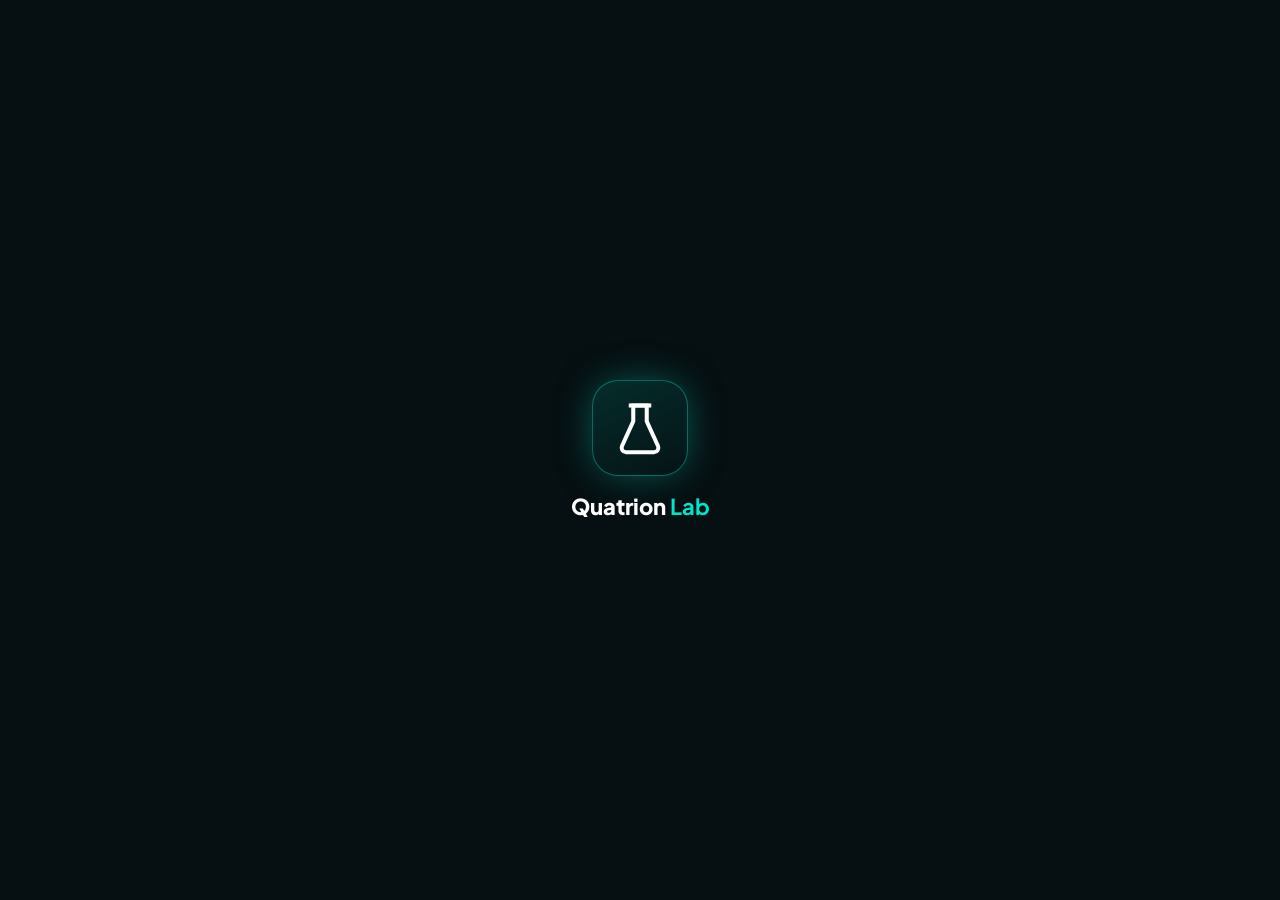
<file: html-completo/quatrion-lab-v6.html>
<!DOCTYPE html>
<html lang="pt-BR">
<head>
<meta charset="UTF-8">
<meta name="viewport" content="width=device-width, initial-scale=1.0, viewport-fit=cover">
<title>Quatrion Lab</title>
<link rel="preconnect" href="https://fonts.googleapis.com">
<link rel="preconnect" href="https://fonts.gstatic.com" crossorigin>
<link href="https://fonts.googleapis.com/css2?family=Plus+Jakarta+Sans:wght@400;500;600;700;800&family=JetBrains+Mono:wght@600;700&display=swap" rel="stylesheet">
<style>
:root{
  --bg:#060F12; --card:rgba(255,255,255,0.045); --border:rgba(148,163,184,0.16); --border-strong:rgba(0,229,201,.35);
  --cyan:#00A896; --cyan-bright:#00E5C9; --purple:#6C33A3; --purple-bright:#9B4FE0; --alert:#FFD700;
  --success:#00E575; --error:#FF4D4D; --amber:#FFB703;
  --text-1:#fff; --text-2:#94A3B8; --text-panel:#E2E8F0; --text-3:#5B6B7A;
  --font-sans:'Plus Jakarta Sans',system-ui,sans-serif; --font-mono:'JetBrains Mono',ui-monospace,monospace;
  --ease:cubic-bezier(.22,1,.36,1); --topbar-h:60px; --bottomnav-h:72px;
}
*,*::before,*::after{box-sizing:border-box;margin:0;padding:0}
html,body{height:100%}
body{font-family:var(--font-sans);background:var(--bg);color:var(--text-1);min-height:100dvh;-webkit-font-smoothing:antialiased;overflow-x:hidden}
button{font-family:inherit;cursor:pointer;background:none;border:none;color:inherit}
input{font-family:inherit;color:#fff}
.mono{font-family:var(--font-mono);font-variant-numeric:tabular-nums}
:focus-visible{outline:2px solid var(--cyan-bright);outline-offset:2px;border-radius:6px}
.bg-ambient{position:fixed;inset:0;z-index:0;pointer-events:none;
  background:radial-gradient(circle at 15% 12%,rgba(0,229,201,.07),transparent 45%),radial-gradient(circle at 90% 85%,rgba(108,51,163,.12),transparent 50%),var(--bg)}
.glass{background:linear-gradient(155deg,rgba(255,255,255,.055),rgba(255,255,255,.015));border:1px solid var(--border);border-radius:20px;
  backdrop-filter:blur(16px);-webkit-backdrop-filter:blur(16px)}
.btn{display:flex;align-items:center;justify-content:center;gap:9px;padding:14px 18px;border-radius:999px;font-weight:800;font-size:13.5px;width:100%;
  transition:transform .15s var(--ease),filter .15s var(--ease),opacity .15s}
.btn svg{width:17px;height:17px}
.btn:active{transform:scale(.97)}
.btn:disabled{opacity:.4;cursor:not-allowed}
.btn-cyan{background:linear-gradient(135deg,var(--cyan-bright),var(--cyan));color:#04211D;box-shadow:0 10px 22px -10px rgba(0,229,201,.5)}
.btn-cyan:hover:not(:disabled){filter:brightness(1.08)}
.btn-outline{background:transparent;border:1.4px solid var(--border-strong);color:var(--cyan-bright)}
.btn-outline:hover{background:rgba(0,229,201,.08)}
.btn-sm{width:auto;padding:10px 18px;font-size:12.5px}
.btn-ghost-sm{width:auto;padding:8px 14px;font-size:12px;font-weight:700;color:var(--text-panel);border:1px solid var(--border);border-radius:999px;background:var(--card)}

/* ============ SPLASH ============ */
#screen-splash{position:fixed;inset:0;z-index:80;display:flex;flex-direction:column;align-items:center;justify-content:center;gap:16px;
  background:var(--bg);transition:opacity .5s ease}
#screen-splash.fade-out{opacity:0;pointer-events:none}
.splash-logo{width:96px;height:96px;border-radius:26px;display:flex;align-items:center;justify-content:center;
  background:linear-gradient(155deg,rgba(0,229,201,.14),rgba(0,229,201,.02));border:1.5px solid rgba(0,229,201,.4);box-shadow:0 0 40px -8px rgba(0,229,201,.5)}
.splash-logo svg{width:54px;height:54px}
.splash-word{font-size:22px;font-weight:800}
.splash-word b{color:var(--cyan-bright)}

/* ============ LOGIN ============ */
#screen-login{position:fixed;inset:0;z-index:70;display:none;align-items:center;justify-content:center;padding:24px}
#screen-login.active{display:flex}
.login-card{width:100%;max-width:380px;padding:34px 28px;text-align:center}
.login-card .splash-logo{width:64px;height:64px;margin:0 auto 16px;border-radius:20px}
.login-card .splash-logo svg{width:36px;height:36px}
.login-card h1{font-size:21px;font-weight:800;margin-bottom:6px}
.login-card p.sub{font-size:12.5px;color:var(--text-panel);margin-bottom:22px;line-height:1.5}
.field{margin-bottom:12px;text-align:left}
.field-shell{display:flex;align-items:center;gap:10px;background:#0F1A1F;border:1px solid var(--border);border-radius:13px;padding:13px 14px}
.field-shell:focus-within{border-color:var(--border-strong)}
.field-shell svg{width:17px;height:17px;color:var(--text-3);flex-shrink:0}
.field-shell input{background:transparent;border:none;outline:none;flex:1;font-size:13.5px;min-width:0}
.field-shell input::placeholder{color:var(--text-3)}
.login-divider{display:flex;align-items:center;gap:10px;margin:16px 0;font-size:10.5px;color:var(--text-3);font-weight:700;text-transform:uppercase}
.login-divider::before,.login-divider::after{content:'';flex:1;height:1px;background:var(--border)}
.google-btn svg{width:16px;height:16px}

/* ============ APP SHELL ============ */
#app-shell{display:none;min-height:100dvh;flex-direction:column}
#app-shell.show{display:flex}
.topbar{position:sticky;top:0;z-index:30;height:var(--topbar-h);display:flex;align-items:center;justify-content:space-between;
  padding:0 16px;background:rgba(6,15,18,.82);backdrop-filter:blur(14px);border-bottom:1px solid var(--border)}
.player-chip{display:flex;align-items:center;gap:10px}
.avatar{width:38px;height:38px;border-radius:50%;background:linear-gradient(135deg,var(--cyan-bright),var(--purple-bright));
  display:flex;align-items:center;justify-content:center;font-weight:800;font-size:14px;color:#04211D;border:2px solid rgba(255,255,255,.15)}
.player-chip .pname{font-size:12.5px;font-weight:700;line-height:1.2}
.player-chip .prole{font-size:10.5px;color:var(--text-panel)}
.flask-counter{display:flex;align-items:center;gap:7px;background:rgba(0,229,201,.09);border:1px solid rgba(0,229,201,.3);
  border-radius:999px;padding:7px 13px;color:var(--cyan-bright);font-weight:800;font-size:13px}
.flask-counter svg{width:16px;height:16px}
#flaskCount{transition:transform .3s var(--ease)}
#flaskCount.bump{transform:scale(1.4)}

.content{flex:1;padding:18px 16px calc(var(--bottomnav-h) + 20px)}
.content-inner{max-width:900px;margin:0 auto}
.screen{display:none}
.screen.active{display:block;animation:fadeIn .35s var(--ease) both}
@keyframes fadeIn{from{opacity:0;transform:translateY(8px)}to{opacity:1;transform:translateY(0)}}
.page-head{margin-bottom:18px}
.page-head .kicker{font-size:10.5px;font-weight:800;text-transform:uppercase;letter-spacing:.08em;color:var(--cyan-bright);opacity:.85}
.page-head h1{font-size:21px;font-weight:800;margin-top:5px}
.page-head p{font-size:12.5px;color:var(--text-panel);margin-top:4px;line-height:1.5}

/* ============ BOTTOM NAV ============ */
.bottom-nav{position:fixed;left:0;right:0;bottom:0;z-index:30;height:var(--bottomnav-h);display:flex;align-items:center;justify-content:space-around;
  padding:8px 4px calc(8px + env(safe-area-inset-bottom,0px));background:rgba(6,15,18,.92);backdrop-filter:blur(18px);border-top:1px solid var(--border)}
.nav-btn{display:flex;flex-direction:column;align-items:center;gap:3px;padding:6px 10px;border-radius:12px;color:var(--text-3);flex:1;max-width:80px;position:relative}
.nav-btn svg{width:21px;height:21px}
.nav-btn span{font-size:10px;font-weight:700}
.nav-btn.active{color:var(--cyan-bright)}
.nav-btn.active svg{filter:drop-shadow(0 0 6px rgba(0,229,201,.6))}
/* TAREFA 5 — aba Games bloqueada */
.nav-btn.nav-disabled{opacity:.5;pointer-events:none}
.nav-soon-tag{position:absolute;top:-4px;right:2px;font-size:7px;font-weight:800;text-transform:uppercase;background:var(--card);
  border:1px solid var(--border);color:var(--text-panel);padding:1px 4px;border-radius:5px;letter-spacing:.02em}

/* ============ TOAST ============ */
#toast{position:fixed;left:50%;bottom:calc(var(--bottomnav-h) + 16px);transform:translate(-50%,14px);z-index:90;
  background:#0F1E22;border:1px solid rgba(0,229,201,.35);border-radius:14px;padding:12px 18px;font-size:13px;font-weight:700;
  opacity:0;transition:opacity .3s ease,transform .3s ease;max-width:88vw;text-align:center;pointer-events:none}
#toast.show{opacity:1;transform:translate(-50%,0)}

/* ============ INÍCIO — TRILHA / RANKING ============ */
.trail-wrap{position:relative;padding:20px 10px 10px;min-height:640px}
.trail-svg{position:absolute;inset:0;width:100%;height:100%}
.trail-node{position:absolute;width:46px;height:46px;border-radius:50%;background:var(--card);border:2px solid var(--border);
  display:flex;align-items:center;justify-content:center;font-weight:800;font-size:13px;color:var(--text-3);transform:translate(-50%,-50%)}
.trail-node.reached{border-color:var(--cyan-bright);color:var(--cyan-bright);box-shadow:0 0 16px -4px rgba(0,229,201,.6)}
.trail-avatar{position:absolute;transform:translate(-50%,-50%);display:flex;flex-direction:column;align-items:center;gap:3px}
.trail-avatar .a-chip{width:30px;height:30px;border-radius:50%;display:flex;align-items:center;justify-content:center;font-size:11px;font-weight:800;
  color:#fff;border:2px solid var(--bg);box-shadow:0 2px 8px rgba(0,0,0,.5)}
.trail-avatar.me .a-chip{width:40px;height:40px;font-size:13px;background:linear-gradient(135deg,var(--cyan-bright),var(--purple-bright));
  color:#04211D;border:2.5px solid #fff;box-shadow:0 0 18px -2px rgba(0,229,201,.8);animation:meBob 1.8s ease-in-out infinite}
@keyframes meBob{0%,100%{transform:translateY(0)}50%{transform:translateY(-5px)}}
.trail-avatar .a-name{font-size:9px;font-weight:700;color:var(--text-panel);background:rgba(0,0,0,.5);padding:1px 6px;border-radius:6px;white-space:nowrap}
.ranking-legend{display:flex;gap:14px;margin-top:14px;font-size:11px;color:var(--text-panel);flex-wrap:wrap}
.ranking-legend span{display:flex;align-items:center;gap:6px}
.dot{width:10px;height:10px;border-radius:50%;flex-shrink:0}

/* ============ SIMULAÇÕES ============ */
.module-list{display:flex;flex-direction:column;gap:10px}
.module-row{display:flex;align-items:center;gap:14px;padding:15px 16px;border-radius:16px;background:var(--card);border:1px solid var(--border);cursor:pointer;transition:transform .15s,border-color .15s}
.module-row:hover{transform:translateY(-1px);border-color:rgba(0,229,201,.3)}
.module-row.locked{opacity:.5;pointer-events:none;filter:grayscale(1)}
.module-row .m-icon{width:42px;height:42px;border-radius:12px;background:rgba(0,229,201,.1);color:var(--cyan-bright);display:flex;align-items:center;justify-content:center;flex-shrink:0}
.module-row .m-icon svg{width:20px;height:20px}
.module-row .m-body{flex:1;min-width:0}
.module-row .m-body .mt{font-size:14px;font-weight:700}
.module-row .m-body .ms{font-size:11.5px;color:var(--text-panel);margin-top:2px}
.module-row .m-badge{font-size:10px;font-weight:800;text-transform:uppercase;padding:4px 9px;border-radius:7px;background:rgba(0,229,117,.15);color:var(--success)}

#labExperiment{display:none;margin-top:6px}
#labExperiment.active{display:block}
.lab-topbar{display:flex;align-items:center;gap:12px;margin-bottom:16px}
.lab-topbar button{width:34px;height:34px;border-radius:10px;background:var(--card);border:1px solid var(--border);display:flex;align-items:center;justify-content:center;flex-shrink:0}
.lab-topbar button svg{width:16px;height:16px}
.lab-topbar .kicker{font-size:10.5px;font-weight:800;text-transform:uppercase;color:var(--cyan-bright)}
.lab-topbar h2{font-size:15px;font-weight:800}
.lab-grid{display:grid;grid-template-columns:1.4fr 1fr;gap:16px}
@media (max-width:720px){ .lab-grid{grid-template-columns:1fr} }
.lab-card{padding:20px}
.lab-card h3{font-size:15px;margin-bottom:12px}
.lab-card p{font-size:12.5px;color:var(--text-panel);line-height:1.75;margin-bottom:12px}
.lab-eq{background:rgba(0,229,201,.08);border:1px solid rgba(0,229,201,.25);border-radius:12px;padding:12px;text-align:center;
  font-family:var(--font-mono);font-size:12.5px;color:var(--cyan-bright);margin-bottom:12px}

/* linha de EPI base (usada nas duas telas, com modificadores abaixo) */
.epi-row{display:flex;align-items:center;gap:12px;padding:12px;border-radius:12px;background:rgba(255,255,255,.03);border:1.4px solid var(--border);margin-bottom:9px}
.epi-row svg{width:19px;height:19px;color:var(--text-panel);flex-shrink:0}
.epi-row span{flex:1;font-size:13px;font-weight:700}
.epi-check{width:22px;height:22px;border-radius:50%;border:2px solid var(--border);flex-shrink:0}

/* TAREFA 1 — EPI da Teoria: estritamente visual, sem hover, destaque amarelo de alerta */
.epi-row.epi-visual{pointer-events:none;cursor:default;border-color:rgba(255,215,0,.35);background:rgba(255,215,0,.05)}
.epi-row.epi-visual svg{color:var(--alert)}
.epi-row.epi-visual span{color:var(--alert)}
.epi-row.epi-visual .epi-check{border-color:var(--alert)}
.epi-note{font-size:11px;color:var(--text-3);margin-top:6px;line-height:1.5}

/* TAREFA 2 — EPI da Prática (Lobby): interativo, com hover e check verde ao equipar */
.epi-row.epi-interactive{cursor:pointer;transition:all .15s}
.epi-row.epi-interactive:hover{border-color:rgba(0,229,201,.35);background:rgba(255,255,255,.05)}
.epi-row.epi-interactive.checked{border-color:var(--success);background:rgba(0,229,117,.1)}
.epi-row.epi-interactive.checked svg,.epi-row.epi-interactive.checked span{color:var(--success)}
.epi-row.epi-interactive.checked .epi-check{background:var(--success);border-color:var(--success)}

/* ---------- Prática 2D: Mesa de Laboratório + Béquer + botões de ação ---------- */
#labPractice{display:none;margin-top:16px}
#labPractice.active{display:block}
.bench-frame{position:relative;transition:opacity .3s,filter .3s}
.bench-frame.locked{opacity:.4;filter:grayscale(.7);pointer-events:none}
.bench-lock-msg{position:absolute;top:-14px;left:50%;transform:translateX(-50%);font-size:11px;font-weight:800;color:var(--text-panel);
  background:rgba(0,0,0,.5);padding:5px 12px;border-radius:999px;display:none;z-index:4;white-space:nowrap}
.bench-frame.locked .bench-lock-msg{display:block}
.bench-table{background:linear-gradient(160deg,rgba(255,255,255,.04),rgba(255,255,255,.01));border:1px solid var(--border);
  border-radius:20px;padding:34px 20px 24px;display:flex;align-items:flex-end;justify-content:center;min-height:190px;overflow:visible}
.beaker-big{position:relative;width:96px;height:116px;border:3px solid var(--cyan-bright);border-top:none;border-radius:0 0 22px 22px;
  background:rgba(255,255,255,.03);box-shadow:0 0 24px -8px rgba(0,229,201,.3);overflow:visible}
.beaker-big::before{content:'';position:absolute;top:-3px;left:-8px;right:-8px;height:3px;background:var(--cyan-bright);border-radius:2px}
.beaker-carbon{position:absolute;left:50%;bottom:0;width:66%;height:0%;
  transform:translateX(-50%) rotate(0deg) skewX(0deg);
  border-radius:46% 54% 40% 60% / 55% 45% 62% 38%;
  background:linear-gradient(180deg,#3a3a3a,#0a0a0a);box-shadow:0 0 14px 2px rgba(0,0,0,.6)}
.beaker-carbon.grow{animation:carbonGrow 2.2s cubic-bezier(.2,.8,.2,1) forwards}
@keyframes carbonGrow{
  0%{height:0%;transform:translateX(-50%) rotate(0deg) skewX(0deg)}
  55%{height:85%;border-radius:42% 58% 46% 54% / 58% 42% 55% 45%;transform:translateX(-47%) rotate(-2.5deg) skewX(-2deg)}
  100%{height:120%;border-radius:38% 62% 44% 56% / 60% 40% 58% 42%;transform:translateX(-44%) rotate(-4deg) skewX(-3deg)}
}
.bench-actions{display:flex;flex-direction:column;gap:10px;margin-top:18px}
.bench-action{display:flex;align-items:center;gap:12px;padding:13px 16px;border-radius:14px;background:var(--card);
  border:1.4px solid var(--border);font-size:13px;font-weight:700;text-align:left;transition:border-color .15s,background .15s}
.ba-num{width:24px;height:24px;border-radius:50%;background:rgba(0,229,201,.15);color:var(--cyan-bright);
  display:flex;align-items:center;justify-content:center;font-size:11.5px;font-weight:800;flex-shrink:0}
.bench-action.next{border-color:var(--cyan-bright)}
.bench-action.next .ba-num{animation:pulseNum 1s ease-in-out infinite}
@keyframes pulseNum{0%,100%{box-shadow:0 0 0 0 rgba(0,229,201,.55)}50%{box-shadow:0 0 0 7px rgba(0,229,201,0)}}
.bench-action.done{opacity:.4;pointer-events:none}

#completeModal{position:fixed;inset:0;z-index:85;display:none;align-items:center;justify-content:center;background:rgba(4,9,11,.75);backdrop-filter:blur(4px);padding:20px}
#completeModal.show{display:flex}
.complete-card{width:100%;max-width:340px;padding:28px;text-align:center}
.complete-card .ring{width:70px;height:70px;border-radius:50%;margin:0 auto 14px;background:rgba(0,229,117,.12);border:2px solid var(--success);
  display:flex;align-items:center;justify-content:center;box-shadow:0 0 30px -6px rgba(0,229,117,.5)}
.complete-card .ring svg{width:32px;height:32px;color:var(--success)}
.complete-card h3{font-size:17px;margin-bottom:8px}
.complete-card p{font-size:12.5px;color:var(--text-panel);line-height:1.6;margin-bottom:18px}

/* ============ GAMES ============ */
.games-fab{position:fixed;top:calc(var(--topbar-h) + 12px);left:16px;z-index:25;width:50px;height:50px;border-radius:50%;
  background:linear-gradient(135deg,var(--cyan-bright),var(--cyan));color:#04211D;display:flex;align-items:center;justify-content:center;
  box-shadow:0 10px 22px -8px rgba(0,229,201,.6)}
.games-fab svg{width:24px;height:24px}
.game-row{display:flex;align-items:center;gap:14px;padding:15px 16px;border-radius:16px;background:var(--card);border:1px solid var(--border);margin-bottom:10px}
.game-row.locked{opacity:.45;filter:grayscale(1)}
.game-row .g-icon{width:42px;height:42px;border-radius:12px;background:rgba(155,79,224,.14);color:var(--purple-bright);display:flex;align-items:center;justify-content:center;flex-shrink:0}
.game-row.locked .g-icon{background:rgba(255,255,255,.06);color:var(--text-3)}
.game-row .g-body{flex:1}
.game-row .g-body .gt{font-size:13.5px;font-weight:700}
.game-row .g-body .gs{font-size:11px;color:var(--text-panel);margin-top:2px}

/* ============ EVOLUÇÃO ============ */
.metric-grid{display:grid;grid-template-columns:repeat(3,1fr);gap:10px}
.metric-box{padding:16px 12px;border-radius:16px;border:1px solid var(--border)}
.metric-box.ok{background:linear-gradient(155deg,rgba(0,229,117,.14),rgba(0,229,117,.03));border-color:rgba(0,229,117,.3)}
.metric-box.bad{background:linear-gradient(155deg,rgba(255,77,77,.14),rgba(255,77,77,.03));border-color:rgba(255,77,77,.3)}
.metric-box .ml{font-size:10.5px;color:var(--text-panel);font-weight:700;text-transform:uppercase}
.metric-box .mv{font-size:22px;font-weight:800;margin-top:8px}
.metric-box.ok .mv{color:var(--success)}
.metric-box.bad .mv{color:var(--error)}
@media (max-width:520px){ .metric-grid{grid-template-columns:1fr} }
.chart-card{margin-top:16px;padding:18px 14px;border-radius:18px}
.chart-card h4{font-size:13.5px;font-weight:700}
.chart-head{display:flex;align-items:center;justify-content:space-between;margin-bottom:12px;gap:10px}
.chart-month{font-size:10.5px;font-weight:800;color:var(--cyan-bright);background:rgba(0,229,201,.08);
  border:1px solid rgba(0,229,201,.25);border-radius:999px;padding:4px 11px;text-transform:capitalize;white-space:nowrap}
.evo-axis-labels{display:flex;justify-content:space-between;margin-top:6px;padding:0 2px;font-size:10.5px;font-weight:700;
  color:var(--text-panel);text-transform:uppercase;letter-spacing:.03em}
.evo-axis-labels .today{color:var(--cyan-bright)}

/* ============ QUESTÕES (reconstruída — Tarefa 3) ============ */
.qmenu-grid{display:grid;grid-template-columns:1fr 1fr;gap:12px}
@media (max-width:560px){ .qmenu-grid{grid-template-columns:1fr} }
.qmenu-card{padding:20px}
.qmenu-card h3{font-size:15px;margin-bottom:6px}
.qmenu-card p{font-size:12px;color:var(--text-panel);line-height:1.6;margin-bottom:14px}
.quiz-head-row{display:flex;align-items:center;justify-content:space-between;margin-bottom:14px}
.quiz-head-row .qprog{font-size:12px;font-weight:700;color:var(--text-panel)}
.qcard{padding:18px}
.qcard .qtag{font-size:10px;font-weight:800;text-transform:uppercase;color:var(--cyan-bright);background:rgba(255,255,255,.06);padding:4px 10px;border-radius:999px}
.qcard p{font-size:13.5px;color:var(--text-1);margin-top:12px;line-height:1.6}
.qalt{display:flex;align-items:center;gap:10px;width:100%;text-align:left;padding:12px 14px;border-radius:12px;background:rgba(255,255,255,.03);
  border:1.6px solid var(--border);font-size:12.5px;color:var(--text-panel);margin-top:9px;transition:all .15s}
.qalt:hover:not(.locked){border-color:rgba(0,229,201,.4)}
.qalt .qa-letter{width:24px;height:24px;border-radius:50%;background:rgba(255,255,255,.06);display:flex;align-items:center;justify-content:center;
  font-size:11px;font-weight:800;flex-shrink:0;color:var(--text-panel)}
.qalt.correct{border-color:var(--success);background:rgba(0,229,117,.1)}
.qalt.correct .qa-letter{background:var(--success);color:#04211D}
.qalt.incorrect{border-color:var(--error);background:rgba(255,77,77,.1)}
.qalt.incorrect .qa-letter{background:var(--error);color:#fff}
.qalt.locked{pointer-events:none}
.q-result-card{padding:26px;text-align:center}
.q-result-card h3{font-size:17px;margin-bottom:8px}
.q-result-card p{font-size:12.5px;color:var(--text-panel);margin-bottom:16px}

@media (prefers-reduced-motion:reduce){ *{animation-duration:.001ms!important;transition-duration:.001ms!important} }
</style>
</head>
<body>

<div class="bg-ambient" aria-hidden="true"></div>

<svg width="0" height="0" style="position:absolute" aria-hidden="true">
  <symbol id="flaskIcon" viewBox="0 0 24 24" fill="none" stroke="currentColor" stroke-width="1.8">
    <path d="M9 2h6v7l5 11a2 2 0 01-1.8 2.8H5.8A2 2 0 014 20l5-11V2z"/><path d="M7 2h10"/>
  </symbol>
</svg>

<!-- ============ SPLASH ============ -->
<div id="screen-splash">
  <div class="splash-logo"><svg viewBox="0 0 24 24" fill="none" stroke="#00E5C9" stroke-width="1.6"><use href="#flaskIcon"/></svg></div>
  <div class="splash-word">Quatrion <b>Lab</b></div>
</div>

<!-- ============ LOGIN ============ -->
<div id="screen-login">
  <div class="login-card glass">
    <div class="splash-logo"><svg viewBox="0 0 24 24" fill="none" stroke="#00E5C9" stroke-width="1.6"><use href="#flaskIcon"/></svg></div>
    <h1>Acessar o Laboratório</h1>
    <p class="sub">Entre com sua matrícula para continuar seus experimentos.</p>
    <form id="loginForm">
      <div class="field"><div class="field-shell">
        <svg viewBox="0 0 24 24" fill="none" stroke="currentColor" stroke-width="1.8"><rect x="4" y="4" width="16" height="16" rx="2.5"/><circle cx="12" cy="10" r="2.4"/><path d="M7.5 17c1-2.2 2.7-3 4.5-3s3.5.8 4.5 3"/></svg>
        <input type="text" placeholder="Matrícula" required>
      </div></div>
      <div class="field"><div class="field-shell">
        <svg viewBox="0 0 24 24" fill="none" stroke="currentColor" stroke-width="1.8"><rect x="4" y="10" width="16" height="10" rx="2"/><path d="M8 10V7a4 4 0 018 0v3"/></svg>
        <input type="password" placeholder="Senha" required>
      </div></div>
      <button type="submit" class="btn btn-cyan">
        <svg viewBox="0 0 24 24" fill="none" stroke="currentColor" stroke-width="2"><path d="M15 3h4a2 2 0 012 2v14a2 2 0 01-2 2h-4"/><path d="M10 17l5-5-5-5"/><path d="M15 12H3"/></svg>
        Entrar
      </button>
    </form>
    <div class="login-divider">ou</div>
    <button class="btn btn-outline google-btn" id="googleLoginBtn">
      <svg viewBox="0 0 48 48"><path fill="#FFC107" d="M43.6 20.5H42V20H24v8h11.3c-1.6 4.7-6.1 8-11.3 8-6.6 0-12-5.4-12-12s5.4-12 12-12c3.1 0 5.9 1.2 8 3.1l5.7-5.7C34.6 6.1 29.6 4 24 4 12.9 4 4 12.9 4 24s8.9 20 20 20 20-8.9 20-20c0-1.3-.1-2.7-.4-3.5z"/><path fill="#FF3D00" d="M6.3 14.7l6.6 4.8C14.6 16 18.9 13 24 13c3.1 0 5.9 1.2 8 3.1l5.7-5.7C34.6 6.1 29.6 4 24 4 16 4 9 8.5 6.3 14.7z"/><path fill="#4CAF50" d="M24 44c5.5 0 10.4-1.9 14.2-5.1l-6.6-5.4C29.6 35.5 26.9 36.5 24 36.5c-5.2 0-9.6-3.3-11.2-7.9l-6.6 5.1C9 39.4 16 44 24 44z"/><path fill="#1976D2" d="M43.6 20.5H42V20H24v8h11.3c-.8 2.3-2.2 4.2-4.1 5.5l6.6 5.4C41.8 35.9 44 30.4 44 24c0-1.3-.1-2.7-.4-3.5z"/></svg>
      Entrar com Google
    </button>
  </div>
</div>

<!-- ============ APP SHELL ============ -->
<div id="app-shell">
  <header class="topbar">
    <div class="player-chip">
      <div class="avatar">AL</div>
      <div><div class="pname">Aluno Quatrion</div><div class="prole">Turma 3A</div></div>
    </div>
    <div class="flask-counter">
      <svg viewBox="0 0 24 24" fill="none" stroke="currentColor" stroke-width="1.8"><use href="#flaskIcon"/></svg>
      <span id="flaskCount" class="mono">0</span>
    </div>
  </header>

  <div class="content"><div class="content-inner">

    <!-- ============ INÍCIO / TRILHA ============ -->
    <section class="screen active" id="screen-inicio">
      <div class="page-head"><span class="kicker">Quatrion Lab · Turma 3A</span><h1>Trilha da Turma</h1><p>Conclua experimentos para avançar casas na trilha. Colegas com a mesma pontuação dividem a mesma casa.</p></div>
      <div class="glass trail-wrap" id="trailWrap"></div>
      <div class="ranking-legend">
        <span><span class="dot" style="background:linear-gradient(135deg,#00E5C9,#9B4FE0)"></span>Você</span>
        <span><span class="dot" style="background:#FFB703"></span>Ana</span>
        <span><span class="dot" style="background:#FF6FA5"></span>Bruno</span>
        <span><span class="dot" style="background:#4FA8FF"></span>Carla</span>
      </div>
    </section>

    <!-- ============ SIMULAÇÕES ============ -->
    <section class="screen" id="screen-simulacoes">
      <div class="page-head"><span class="kicker">Quatrion Lab · Simulações</span><h1>O Laboratório</h1><p>Escolha um módulo para iniciar a teoria e a prática 2D.</p></div>

      <div class="module-list" id="moduleList">
        <div class="module-row" id="modSerpente">
          <div class="m-icon"><svg viewBox="0 0 24 24" fill="none" stroke="currentColor" stroke-width="1.8"><path d="M9 2h6v7l5 11a2 2 0 01-1.8 2.8H5.8A2 2 0 014 20l5-11V2z"/><path d="M7 2h10"/></svg></div>
          <div class="m-body"><div class="mt">Exp. 01: Serpente de Carbono</div><div class="ms">Desidratação do açúcar com H₂SO₄</div></div>
          <span class="m-badge" id="modSerpenteBadge" style="display:none">Concluído</span>
        </div>
        <div class="module-row locked">
          <div class="m-icon"><svg viewBox="0 0 24 24" fill="none" stroke="currentColor" stroke-width="1.8"><path d="M4 20V10M11 20V4M18 20v-7"/></svg></div>
          <div class="m-body"><div class="mt">Nomenclatura IUPAC</div><div class="ms">Em breve</div></div>
        </div>
        <div class="module-row locked">
          <div class="m-icon"><svg viewBox="0 0 24 24" fill="none" stroke="currentColor" stroke-width="1.8"><circle cx="12" cy="12" r="3"/><ellipse cx="12" cy="12" rx="9" ry="3.6"/></svg></div>
          <div class="m-body"><div class="mt">Isomeria Espacial</div><div class="ms">Em breve</div></div>
        </div>
      </div>

      <!-- ETAPA A: teoria (EPI aqui é só ilustrativo — Tarefa 1) -->
      <div id="labExperiment">
        <div class="lab-topbar">
          <button id="labBackBtn1" aria-label="Voltar"><svg viewBox="0 0 24 24" fill="none" stroke="currentColor" stroke-width="2"><path d="M15 18l-6-6 6-6"/></svg></button>
          <div><div class="kicker">Quatrion Lab · Experimento 01</div><h2>Serpente de Carbono (Desidratação do Açúcar)</h2></div>
        </div>
        <div class="lab-grid">
          <div class="glass lab-card">
            <h3>Teoria</h3>
            <p>O ácido sulfúrico (H₂SO₄) atua como um potente <strong>agente desidratante</strong> sobre a sacarose (C₁₂H₂₂O₁₁): ele retira hidrogênio e oxigênio na proporção exata da água, desidratando o açúcar.</p>
            <p>O resultado é uma <strong>massa expansiva de carvão</strong> (carbono grafítico) que cresce para fora do recipiente, acompanhada de vapor de água e gases.</p>
            <div class="lab-eq">C₁₂H₂₂O₁₁ → 12 C + 11 H₂O</div>
            <p>A reação é fortemente exotérmica — a mistura escurece, se expande e libera vapor acre. No laboratório real ela exige capela e supervisão.</p>
          </div>
          <div class="glass lab-card">
            <h3>EPIs obrigatórios <span style="color:var(--alert);font-size:11px;font-weight:700">(alerta de segurança)</span></h3>
            <div class="epi-row epi-visual">
              <svg viewBox="0 0 24 24" fill="none" stroke="currentColor" stroke-width="1.8"><circle cx="7" cy="12" r="3.2"/><circle cx="17" cy="12" r="3.2"/><path d="M10.2 12h3.6"/></svg>
              <span>Óculos de Proteção</span><span class="epi-check"></span>
            </div>
            <div class="epi-row epi-visual">
              <svg viewBox="0 0 24 24" fill="none" stroke="currentColor" stroke-width="1.8"><path d="M8 3l4 2 4-2 3 4-2 2v11a1 1 0 01-1 1H8a1 1 0 01-1-1V9L5 7z"/></svg>
              <span>Jaleco</span><span class="epi-check"></span>
            </div>
            <div class="epi-row epi-visual">
              <svg viewBox="0 0 24 24" fill="none" stroke="currentColor" stroke-width="1.8"><path d="M7 11V6a2 2 0 014 0v4M11 10V5a2 2 0 014 0v5M15 10V7a2 2 0 014 0v7a5 5 0 01-5 5H9a5 5 0 01-5-5v-3a2 2 0 014 0"/></svg>
              <span>Luvas Nitrílicas</span><span class="epi-check"></span>
            </div>
            <p class="epi-note">Lista apenas ilustrativa — os EPIs só se tornam interativos na Prática 2D.</p>
          </div>
        </div>
        <button class="btn btn-cyan" id="goPracticeBtn" style="margin-top:16px;max-width:280px">
          <svg viewBox="0 0 24 24" fill="none" stroke="currentColor" stroke-width="2"><path d="M5 12h14M13 6l6 6-6 6"/></svg>
          Ir para a Prática 2D
        </button>

        <!-- ETAPA B: prática 2D (Tarefa 2 — bancada refeita) -->
        <div id="labPractice">
          <div class="lab-topbar">
            <button id="labBackBtn2" aria-label="Voltar"><svg viewBox="0 0 24 24" fill="none" stroke="currentColor" stroke-width="2"><path d="M15 18l-6-6 6-6"/></svg></button>
            <div><div class="kicker">Prática 2D</div><h2>Equipe-se e monte a reação na ordem correta</h2></div>
          </div>
          <div class="lab-grid">
            <div class="glass lab-card" style="max-width:260px">
              <h3>EPIs Obrigatórios</h3>
              <div class="epi-row epi-interactive" data-epi2="oculos"><svg viewBox="0 0 24 24" fill="none" stroke="currentColor" stroke-width="1.8"><circle cx="7" cy="12" r="3.2"/><circle cx="17" cy="12" r="3.2"/><path d="M10.2 12h3.6"/></svg><span>Óculos</span><span class="epi-check"></span></div>
              <div class="epi-row epi-interactive" data-epi2="luvas"><svg viewBox="0 0 24 24" fill="none" stroke="currentColor" stroke-width="1.8"><path d="M7 11V6a2 2 0 014 0v4M11 10V5a2 2 0 014 0v5M15 10V7a2 2 0 014 0v7a5 5 0 01-5 5H9a5 5 0 01-5-5v-3a2 2 0 014 0"/></svg><span>Luvas</span><span class="epi-check"></span></div>
              <div class="epi-row epi-interactive" data-epi2="jaleco"><svg viewBox="0 0 24 24" fill="none" stroke="currentColor" stroke-width="1.8"><path d="M8 3l4 2 4-2 3 4-2 2v11a1 1 0 01-1 1H8a1 1 0 01-1-1V9L5 7z"/></svg><span>Jaleco</span><span class="epi-check"></span></div>
            </div>

            <div class="bench-frame locked" id="benchFrame">
              <div class="bench-lock-msg">🔒 Equipe os 3 EPIs para liberar a bancada</div>
              <div class="bench-table">
                <div class="beaker-big"><div class="beaker-carbon" id="beakerCarbon"></div></div>
              </div>
              <div class="bench-actions">
                <button class="bench-action" data-step="1" id="actAcucar"><span class="ba-num">1</span> Adicionar Açúcar</button>
                <button class="bench-action" data-step="2" id="actAcido"><span class="ba-num">2</span> Adicionar Ácido Sulfúrico</button>
                <button class="bench-action" data-step="3" id="actBastao"><span class="ba-num">3</span> Mexer com Bastão</button>
              </div>
            </div>
          </div>
        </div>
      </div>
    </section>

    <!-- ============ GAMES ============ -->
    <section class="screen" id="screen-games">
      <div class="page-head"><span class="kicker">Quatrion Lab · Games</span><h1>Prática Social</h1><p>Registre fotos dos seus experimentos reais e ganhe pontos na trilha.</p></div>
      <div id="gamesList">
        <div class="game-row" id="gameSerpente">
          <div class="g-icon"><svg viewBox="0 0 24 24" fill="none" stroke="currentColor" stroke-width="1.8"><path d="M9 2h6v7l5 11a2 2 0 01-1.8 2.8H5.8A2 2 0 014 20l5-11V2z"/></svg></div>
          <div class="g-body"><div class="gt">Serpente de Carbono</div><div class="gs" id="gameSerpenteStatus">Conclua o experimento em Simulações para desbloquear</div></div>
        </div>
        <div class="game-row locked">
          <div class="g-icon"><svg viewBox="0 0 24 24" fill="none" stroke="currentColor" stroke-width="1.8"><path d="M4 20V10M11 20V4M18 20v-7"/></svg></div>
          <div class="g-body"><div class="gt">Nomenclatura IUPAC</div><div class="gs">Bloqueado</div></div>
        </div>
      </div>
    </section>

    <!-- ============ EVOLUÇÃO (Tarefa 4 — contadores dinâmicos) ============ -->
    <section class="screen" id="screen-evolucao">
      <div class="page-head"><span class="kicker">Quatrion Lab · Evolução</span><h1>Evolução</h1><p>Seu desempenho em tempo real nas questões e experimentos.</p></div>
      <div class="metric-grid">
        <div class="metric-box ok"><div class="ml">Acertos</div><div class="mv mono" id="evoAcertos">0</div></div>
        <div class="metric-box bad"><div class="ml">Erros</div><div class="mv mono" id="evoErros">0</div></div>
        <div class="metric-box"><div class="ml">Experimentos</div><div class="mv mono" id="evoExpCount">0</div></div>
      </div>
      <div class="glass chart-card">
        <div class="chart-head"><h4>Desempenho geral</h4><span class="chart-month" id="chartMonthLabel"></span></div>
        <svg viewBox="0 0 320 150" style="width:100%;height:auto">
          <defs>
            <linearGradient id="g1" x1="0" y1="0" x2="0" y2="1"><stop offset="0%" stop-color="#00E5C9" stop-opacity=".35"/><stop offset="100%" stop-color="#00E5C9" stop-opacity="0"/></linearGradient>
            <filter id="evoGlow" x="-60%" y="-60%" width="220%" height="220%">
              <feGaussianBlur stdDeviation="3" result="blur"/>
              <feMerge><feMergeNode in="blur"/><feMergeNode in="SourceGraphic"/></feMerge>
            </filter>
          </defs>
          <line x1="10" y1="128" x2="310" y2="128" stroke="rgba(148,163,184,.15)" stroke-width="1"/>
          <line x1="180" y1="14" x2="180" y2="128" stroke="rgba(0,229,201,.25)" stroke-width="1" stroke-dasharray="3 4"/>
          <polygon points="10,95 44,72 78,90 112,60 146,100 180,45 214,74 248,58 282,30 310,42 310,128 10,128" fill="url(#g1)"/>
          <polyline points="10,95 44,72 78,90 112,60 146,100 180,45 214,74 248,58 282,30 310,42"
            fill="none" stroke="#00E5C9" stroke-width="2.6" stroke-linecap="round" stroke-linejoin="round" filter="url(#evoGlow)"/>
          <g fill="#00E5C9">
            <circle cx="10" cy="95" r="3.4"/><circle cx="44" cy="72" r="3.4"/><circle cx="78" cy="90" r="3.4"/><circle cx="112" cy="60" r="3.4"/>
            <circle cx="146" cy="100" r="3.4"/><circle cx="180" cy="45" r="4.2"/><circle cx="214" cy="74" r="3.4"/><circle cx="248" cy="58" r="3.4"/>
            <circle cx="282" cy="30" r="3.4"/><circle cx="310" cy="42" r="3.8"/>
          </g>
        </svg>
        <div class="evo-axis-labels"><span id="axisDayFirst">Dia 01</span><span class="today" id="axisDayToday">Hoje</span><span id="axisDayLast">Último Dia</span></div>
      </div>
    </section>

    <!-- ============ QUESTÕES (reconstruída — Tarefa 3) ============ -->
    <section class="screen" id="screen-questoes">
      <div class="page-head"><span class="kicker">Quatrion Lab · Questões</span><h1>Banco de Questões</h1><p>Escolha um bloco de 10 questões para praticar.</p></div>

      <div class="qmenu-grid" id="questoesMenu">
        <div class="glass qmenu-card">
          <h3>Questões Rápidas</h3>
          <p>10 questões sorteadas do banco geral de Química.</p>
          <button class="btn btn-cyan btn-sm" id="qBtnRapidas">Começar</button>
        </div>
        <div class="glass qmenu-card">
          <h3>Química Orgânica</h3>
          <p>10 questões temáticas sobre funções orgânicas e cadeias carbônicas.</p>
          <button class="btn btn-cyan btn-sm" id="qBtnOrganica">Começar</button>
        </div>
      </div>

      <div id="questoesQuiz" style="display:none">
        <div class="quiz-head-row">
          <span class="qprog" id="qProgress">Questão 1 de 10</span>
          <button class="btn-ghost-sm" id="qExitBtn">Sair</button>
        </div>
        <div class="glass qcard">
          <span class="qtag" id="qTag">Química</span>
          <p id="qEnunciado"></p>
          <div id="qAlternatives"></div>
        </div>
      </div>

      <div id="questoesResult" style="display:none">
        <div class="glass q-result-card">
          <h3 id="qResultTitle">Concluído!</h3>
          <p id="qResultMsg"></p>
          <button class="btn btn-cyan btn-sm" id="qBackToMenuBtn" style="margin:0 auto">Voltar</button>
        </div>
      </div>
    </section>

  </div></div>

  <nav class="bottom-nav">
    <button class="nav-btn active" data-screen="inicio"><svg viewBox="0 0 24 24" fill="none" stroke="currentColor" stroke-width="1.8"><path d="M4 11l8-7 8 7"/><path d="M6 10v9a1 1 0 001 1h3v-6h4v6h3a1 1 0 001-1v-9"/></svg><span>Início</span></button>
    <button class="nav-btn" data-screen="simulacoes"><svg viewBox="0 0 24 24" fill="none" stroke="currentColor" stroke-width="1.8"><path d="M9 2h6v7l5 11a2 2 0 01-1.8 2.8H5.8A2 2 0 014 20l5-11V2z"/><path d="M7 2h10"/></svg><span>Simulações</span></button>
    <button class="nav-btn" data-screen="questoes"><svg viewBox="0 0 24 24" fill="none" stroke="currentColor" stroke-width="1.8"><rect x="4" y="3" width="13" height="17" rx="2"/><path d="M8 8h5M8 12h5"/><circle cx="17" cy="17" r="3.2"/></svg><span>Questões</span></button>
    <button class="nav-btn" data-screen="evolucao"><svg viewBox="0 0 24 24" fill="none" stroke="currentColor" stroke-width="1.8"><path d="M4 20V10M11 20V4M18 20v-7"/><path d="M3 20h18"/></svg><span>Evolução</span></button>
    <!-- TAREFA 5 — Games desativado -->
    <button class="nav-btn nav-disabled" data-screen="games" id="navGames" aria-disabled="true">
      <span class="nav-soon-tag">Em breve</span>
      <svg viewBox="0 0 24 24" fill="none" stroke="currentColor" stroke-width="1.8"><rect x="2.5" y="8" width="19" height="10" rx="5"/><path d="M7 11v4M5 13h4"/><circle cx="16" cy="12" r="1" fill="currentColor" stroke="none"/><circle cx="18.5" cy="14.5" r="1" fill="currentColor" stroke="none"/></svg>
      <span>Games</span>
    </button>
  </nav>

  <button class="games-fab" id="photoFab" aria-label="Adicionar foto do experimento" style="display:none">
    <svg viewBox="0 0 24 24" fill="none" stroke="currentColor" stroke-width="2.4"><path d="M12 5v14M5 12h14"/></svg>
  </button>
</div>

<div id="completeModal">
  <div class="glass complete-card">
    <div class="ring"><svg viewBox="0 0 24 24" fill="none" stroke="currentColor" stroke-width="2.4"><path d="M5 13l4 4L19 7"/></svg></div>
    <h3>Experimento concluído!</h3>
    <p>Você observou a carbonização da sacarose formando a "serpente de carbono". +1 frasco adicionado ao seu progresso.</p>
    <button class="btn btn-cyan" id="closeCompleteBtn">Voltar às Simulações</button>
  </div>
</div>

<div id="toast"></div>

<script>
/* ================= ESTADO GLOBAL ================= */
const state = { flasks:0, trailPosition:0, epi2:{oculos:false,jaleco:false,luvas:false}, benchStep:0, serpenteDone:false };
const progress = { acertos:0, erros:0 };  // TAREFA 4 — contador global de Evolução
const CLASSMATES = [ {name:'Ana', pos:3, color:'#FFB703'}, {name:'Bruno', pos:5, color:'#FF6FA5'}, {name:'Carla', pos:5, color:'#4FA8FF'} ];
const TRAIL_NODES = 10;

/* ================= BANCO DE QUESTÕES (2 blocos de 10, Tarefa 3) ================= */
const RAPIDAS_BANK = [
{tag:'Química Geral',enunciado:'Qual dos ácidos abaixo é classificado como um hidrácido e é o principal componente do suco gástrico?',alts:['H2SO4','HCl','H3PO4','HNO3'],correta:1},
{tag:'Química Geral',enunciado:'O gás oxigênio (O2) e o ozônio (O3) são formados pelo mesmo elemento. Esse fenômeno é chamado de:',alts:['Isomeria','Alotropia','Semelhança isotópica','Hibridização'],correta:1},
{tag:'Química Geral',enunciado:'Qual é a geometria molecular do CO2 prevista pela teoria VSEPR?',alts:['Angular','Trigonal plana','Linear','Tetraédrica'],correta:2},
{tag:'Química Geral',enunciado:'Soluções aquosas diluídas de NaOH a 25°C apresentam valores de pH:',alts:['Iguais a 7','Menores que 7','Maiores que 7','Iguais a 0'],correta:2},
{tag:'Química Geral',enunciado:'Na neutralização total entre H2SO4 e NaOH, qual é o sal neutro formado?',alts:['NaHSO4','Na2SO4','Na2S','Na(OH)SO4'],correta:1},
{tag:'Química Geral',enunciado:'Qual substância apresenta ligação predominantemente covalente polar?',alts:['Cl2','NaCl','HCl','Fe'],correta:2},
{tag:'Química Geral',enunciado:'O CaCO3, ao se decompor pelo calor, forma óxido de cálcio e CO2. Ele é classificado como:',alts:['Sal ácido','Sal neutro','Sal básico','Sal hidratado'],correta:1},
{tag:'Química Geral',enunciado:'O Al(OH)3, usado como antiácido estomacal, é quimicamente classificado como:',alts:['Base fraca e insolúvel','Base forte e solúvel','Ácido de Arrhenius','Sal neutro'],correta:0},
{tag:'Química Geral',enunciado:'Qual óxido, ao reagir com a água da chuva, forma um ácido forte (chuva ácida)?',alts:['CO','SO3','Na2O','NO'],correta:1},
{tag:'Química Geral',enunciado:'O NaCl dissolvido em água sofre dissociação iônica. As partículas na sua rede cristalina se ligam por:',alts:['Ligações covalentes','Ligações iônicas','Ligações metálicas','Forças de London'],correta:1}
];
const ORGANICA_BANK = [
{tag:'Química Orgânica',enunciado:'O ácido acetilsalicílico (AAS) possui quais funções orgânicas em sua estrutura?',alts:['Éter e amida','Ácido carboxílico e éster','Álcool e cetona','Aldeído e ácido carboxílico'],correta:1},
{tag:'Química Orgânica',enunciado:'O biodiesel é quimicamente classificado como uma mistura de:',alts:['Ácidos carboxílicos','Ésteres de ácidos graxos','Álcoois superiores','Hidrocarbonetos parafínicos'],correta:1},
{tag:'Química Orgânica',enunciado:'Para que um composto apresente atividade óptica, a condição estrutural necessária é:',alts:['Ligações duplas conjugadas','Carbono ligado a 4 ligantes diferentes','Anel aromático plano','Cadeia obrigatoriamente fechada'],correta:1},
{tag:'Química Orgânica',enunciado:'O monômero utilizado na síntese do polietileno (PEAD) é o:',alts:['Etano','Eteno (etileno)','Ácido etanoico','Cloreto de vinila'],correta:1},
{tag:'Química Orgânica',enunciado:'A oxidação branda do propan-2-ol (álcool secundário) produz:',alts:['Um aldeído','Uma cetona (propanona)','Um ácido carboxílico','Um éter'],correta:1},
{tag:'Química Orgânica',enunciado:'A função orgânica mais comum associada a essências e flavorizantes de frutas é o:',alts:['Ácido carboxílico','Éster','Hidrocarboneto','Aldeído pesado'],correta:1},
{tag:'Química Orgânica',enunciado:'No etino (C2H2), a hibridização dos átomos de carbono é:',alts:['sp3','sp2','sp','Sem hibridização'],correta:2},
{tag:'Química Orgânica',enunciado:'Qual das opções abaixo apresenta isomeria geométrica (cis-trans)?',alts:['Propeno','But-2-eno','2-metilprop-1-eno','Etano'],correta:1},
{tag:'Química Orgânica',enunciado:'O náilon (poliamida) é sintetizado por meio de uma polimerização por:',alts:['Adição radicalar','Condensação, com eliminação de água','Hidrogenação catalítica','Saponificação cruzada'],correta:1},
{tag:'Química Orgânica',enunciado:'A glicose em cadeia aberta é classificada funcionalmente como um(a):',alts:['Aldose (poli-hidroxialdeído)','Cetose (poli-hidroxicetona)','Ácido carboxílico polifuncional','Éter cíclico saturado'],correta:0}
];
let quiz = { bank:[], index:0, correctCount:0, wrongCount:0 };

/* ================= SPLASH -> LOGIN ================= */
setTimeout(()=>{
  const splash = document.getElementById('screen-splash');
  splash.classList.add('fade-out');
  setTimeout(()=>{ splash.style.display='none'; document.getElementById('screen-login').classList.add('active'); }, 500);
}, 2000);

/* ================= EVOLUÇÃO — mês/ano e dias reais no eixo do gráfico ================= */
function renderChartDates(){
  const now = new Date();
  const monthNames = ['Janeiro','Fevereiro','Março','Abril','Maio','Junho','Julho','Agosto','Setembro','Outubro','Novembro','Dezembro'];
  const lastDay = new Date(now.getFullYear(), now.getMonth()+1, 0).getDate(); // considera bissextos automaticamente
  document.getElementById('chartMonthLabel').textContent = monthNames[now.getMonth()] + '/' + now.getFullYear();
  document.getElementById('axisDayFirst').textContent = '01';
  document.getElementById('axisDayToday').textContent = String(now.getDate()).padStart(2,'0');
  document.getElementById('axisDayLast').textContent = String(lastDay).padStart(2,'0');
}
renderChartDates();

function enterApp(){
  document.getElementById('screen-login').classList.remove('active');
  document.getElementById('app-shell').classList.add('show');
  renderTrail();
}
document.getElementById('loginForm').addEventListener('submit', e=>{ e.preventDefault(); enterApp(); });
document.getElementById('googleLoginBtn').addEventListener('click', enterApp);

/* ================= TOAST ================= */
let toastTimer;
function toast(msg){
  const el = document.getElementById('toast');
  el.textContent = msg;
  el.classList.add('show');
  clearTimeout(toastTimer);
  toastTimer = setTimeout(()=> el.classList.remove('show'), 2400);
}

/* ================= NAVEGAÇÃO (bottom nav) ================= */
document.querySelectorAll('.nav-btn').forEach(btn=>{
  btn.addEventListener('click', ()=>{
    if(btn.classList.contains('nav-disabled')) return; // TAREFA 5
    const name = btn.dataset.screen;
    document.querySelectorAll('.screen').forEach(s=> s.classList.toggle('active', s.id==='screen-'+name));
    document.querySelectorAll('.nav-btn').forEach(b=> b.classList.toggle('active', b===btn));
    document.getElementById('photoFab').style.display = name==='games' ? 'flex' : 'none';
    window.scrollTo(0,0);
  });
});

/* ================= CONTADOR DE FRASCOS (mantido) ================= */
function addFlask(n){
  state.flasks += n;
  const el = document.getElementById('flaskCount');
  el.textContent = state.flasks;
  el.classList.add('bump');
  setTimeout(()=> el.classList.remove('bump'), 300);
  document.getElementById('evoExpCount').textContent = state.flasks;
}

/* ================= TAREFA 4 — Evolução: Acertos/Erros em tempo real ================= */
function recordAnswer(isCorrect){
  if(isCorrect) progress.acertos++; else progress.erros++;
  document.getElementById('evoAcertos').textContent = progress.acertos;
  document.getElementById('evoErros').textContent = progress.erros;
  try{ localStorage.setItem('quatrion_progress', JSON.stringify(progress)); }catch(e){}
}

/* ================= TRILHA / RANKING ================= */
function trailNodeCoords(i){
  const cols = [22, 50, 78];
  const col = cols[i % 3 === 0 ? 1 : (i % 2 === 0 ? 0 : 2)];
  return { x: col, y: 40 + i*58 };
}
function renderTrail(){
  const wrap = document.getElementById('trailWrap');
  const totalHeight = 40 + TRAIL_NODES*58 + 40;
  wrap.style.minHeight = totalHeight+'px';
  let svgLines = '', nodesHtml = '';
  const coordsList = [];
  for(let i=0;i<TRAIL_NODES;i++){
    const c = trailNodeCoords(i);
    coordsList.push(c);
    if(i>0){
      const p = coordsList[i-1];
      svgLines += `<line x1="${p.x}%" y1="${p.y}" x2="${c.x}%" y2="${c.y}" stroke="rgba(0,229,201,.35)" stroke-width="3" stroke-dasharray="6 8"/>`;
    }
    nodesHtml += `<div class="trail-node ${i<=state.trailPosition?'reached':''}" style="left:${c.x}%;top:${c.y}px">${i+1}</div>`;
  }
  const groups = {};
  CLASSMATES.forEach(c=>{ (groups[c.pos] = groups[c.pos]||[]).push(c); });
  let avatarsHtml = '';
  Object.keys(groups).forEach(pos=>{
    const list = groups[pos];
    const c = coordsList[Math.min(pos, TRAIL_NODES-1)];
    list.forEach((cm, idx)=>{
      const offsetX = (idx - (list.length-1)/2) * 20;
      avatarsHtml += `<div class="trail-avatar" style="left:calc(${c.x}% + ${offsetX}px); top:${c.y-34}px">
        <div class="a-chip" style="background:${cm.color}">${cm.name.slice(0,2).toUpperCase()}</div>
        <div class="a-name">${cm.name}</div></div>`;
    });
  });
  const me = coordsList[Math.min(state.trailPosition, TRAIL_NODES-1)];
  avatarsHtml += `<div class="trail-avatar me" style="left:${me.x}%; top:${me.y-40}px">
    <div class="a-chip">EU</div><div class="a-name">Você</div></div>`;
  wrap.innerHTML = `<svg class="trail-svg" style="height:${totalHeight}px">${svgLines}</svg>${nodesHtml}${avatarsHtml}`;
}
function advanceTrail(steps){
  state.trailPosition = Math.min(state.trailPosition + steps, TRAIL_NODES-1);
  renderTrail();
}

/* ================= SIMULAÇÕES: navegação teoria/prática ================= */
document.getElementById('modSerpente').addEventListener('click', ()=>{
  document.getElementById('moduleList').style.display = 'none';
  document.getElementById('labExperiment').classList.add('active');
});
function backToModuleList(){
  document.getElementById('labExperiment').classList.remove('active');
  document.getElementById('labPractice').classList.remove('active');
  document.getElementById('moduleList').style.display = 'flex';
}
document.getElementById('labBackBtn1').addEventListener('click', backToModuleList);
document.getElementById('labBackBtn2').addEventListener('click', ()=> document.getElementById('labPractice').classList.remove('active'));
document.getElementById('goPracticeBtn').addEventListener('click', ()=>{
  document.getElementById('labPractice').classList.add('active');
  document.getElementById('labPractice').scrollIntoView({behavior:'smooth', block:'start'});
});

/* EPI do Lobby (Prática) — únicos clicáveis, desbloqueiam a bancada (Tarefa 2) */
document.querySelectorAll('.epi-row.epi-interactive').forEach(row=>{
  row.addEventListener('click', ()=>{
    const key = row.dataset.epi2;
    state.epi2[key] = !state.epi2[key];
    row.classList.toggle('checked', state.epi2[key]);
    checkBenchUnlock();
  });
});
function checkBenchUnlock(){
  const allEquipped = state.epi2.oculos && state.epi2.jaleco && state.epi2.luvas;
  document.getElementById('benchFrame').classList.toggle('locked', !allEquipped);
  if(allEquipped) updateBenchHint();
}
function updateBenchHint(){
  document.querySelectorAll('.bench-action').forEach(item=>{
    const step = parseInt(item.dataset.step, 10);
    item.classList.toggle('next', step === state.benchStep+1 && !item.classList.contains('done'));
  });
}
['actAcucar','actAcido','actBastao'].forEach((id, idx)=>{
  document.getElementById(id).addEventListener('click', function(){
    const step = idx+1;
    if(document.getElementById('benchFrame').classList.contains('locked')) return;
    if(step !== state.benchStep+1){ toast('Siga a ordem indicada.'); return; }
    state.benchStep = step;
    this.classList.add('done');
    this.classList.remove('next');
    if(state.benchStep === 3){
      document.getElementById('beakerCarbon').classList.add('grow');
      setTimeout(finishSerpente, 2200);
    } else {
      updateBenchHint();
    }
  });
});

function finishSerpente(){
  document.getElementById('completeModal').classList.add('show');
  addFlask(1);
  advanceTrail(1);
  if(!state.serpenteDone){
    state.serpenteDone = true;
    document.getElementById('modSerpenteBadge').style.display = 'inline-block';
    document.getElementById('gameSerpente').classList.remove('locked');
    document.getElementById('gameSerpenteStatus').textContent = 'Desbloqueado — registre uma foto do experimento real';
  }
}
document.getElementById('closeCompleteBtn').addEventListener('click', ()=>{
  document.getElementById('completeModal').classList.remove('show');
  state.benchStep = 0; state.epi2 = {oculos:false,jaleco:false,luvas:false};
  document.querySelectorAll('.epi-interactive').forEach(r=> r.classList.remove('checked'));
  document.querySelectorAll('.bench-action').forEach(b=>{ b.classList.remove('done','next'); });
  document.getElementById('beakerCarbon').classList.remove('grow');
  document.getElementById('benchFrame').classList.add('locked');
  backToModuleList();
});

/* ================= GAMES: FAB de foto ================= */
document.getElementById('photoFab').addEventListener('click', ()=>{
  if(!state.serpenteDone){ toast('Conclua um experimento em Simulações primeiro.'); return; }
  toast('Foto enviada! Experimento registrado com sucesso. +1 ponto.');
  addFlask(1);
  advanceTrail(1);
});
document.getElementById('gameSerpente').addEventListener('click', ()=>{
  if(!state.serpenteDone) return;
  document.getElementById('photoFab').click();
});

/* ================= QUESTÕES — motor de quiz (Tarefas 3 e 4) ================= */
function shuffle(arr){ return arr.map(v=>({v,r:Math.random()})).sort((a,b)=>a.r-b.r).map(o=>o.v); }
function startQuiz(bank){
  quiz = { bank: shuffle(bank), index:0, correctCount:0, wrongCount:0 };
  document.getElementById('questoesMenu').style.display = 'none';
  document.getElementById('questoesResult').style.display = 'none';
  document.getElementById('questoesQuiz').style.display = 'block';
  renderQuestion();
}
function renderQuestion(){
  const q = quiz.bank[quiz.index];
  document.getElementById('qProgress').textContent = 'Questão '+(quiz.index+1)+' de '+quiz.bank.length;
  document.getElementById('qTag').textContent = q.tag;
  document.getElementById('qEnunciado').textContent = q.enunciado;
  const wrap = document.getElementById('qAlternatives');
  wrap.innerHTML = '';
  const letters = ['A','B','C','D'];
  q.alts.forEach((text, i)=>{
    const btn = document.createElement('button');
    btn.className = 'qalt';
    btn.innerHTML = '<span class="qa-letter">'+letters[i]+'</span><span>'+text+'</span>';
    btn.addEventListener('click', ()=> answerQuestion(i, btn));
    wrap.appendChild(btn);
  });
}
function answerQuestion(chosenIndex, btnEl){
  const q = quiz.bank[quiz.index];
  const isCorrect = chosenIndex === q.correta;
  document.querySelectorAll('.qalt').forEach((b,i)=>{
    b.classList.add('locked');
    if(i === q.correta) b.classList.add('correct');
    else if(i === chosenIndex) b.classList.add('incorrect');
  });
  if(isCorrect) quiz.correctCount++; else quiz.wrongCount++;
  recordAnswer(isCorrect);   // TAREFA 4 — atualiza Evolução imediatamente
  setTimeout(()=>{
    quiz.index++;
    if(quiz.index < quiz.bank.length) renderQuestion();
    else finishQuiz();
  }, 900);
}
function finishQuiz(){
  document.getElementById('questoesQuiz').style.display = 'none';
  document.getElementById('questoesResult').style.display = 'block';
  document.getElementById('qResultTitle').textContent = quiz.correctCount >= 7 ? 'Mandou bem!' : 'Continue praticando!';
  document.getElementById('qResultMsg').textContent = 'Você acertou '+quiz.correctCount+' de '+quiz.bank.length+' questões.';
}
document.getElementById('qBtnRapidas').addEventListener('click', ()=> startQuiz(RAPIDAS_BANK));
document.getElementById('qBtnOrganica').addEventListener('click', ()=> startQuiz(ORGANICA_BANK));
document.getElementById('qExitBtn').addEventListener('click', ()=>{
  document.getElementById('questoesQuiz').style.display = 'none';
  document.getElementById('questoesMenu').style.display = 'grid';
});
document.getElementById('qBackToMenuBtn').addEventListener('click', ()=>{
  document.getElementById('questoesResult').style.display = 'none';
  document.getElementById('questoesMenu').style.display = 'grid';
});
</script>
</body>
</html>
</file>
<file: src/css/variables.css>
/* ============================================================================
   QUATRION LAB — VARIÁVEIS GLOBAIS (cores, fontes, easings, dimensões)
   Origem: bloco :root do arquivo monolítico original. Nada foi alterado.
   ============================================================================ */
:root{
  --bg:#060F12; --card:rgba(255,255,255,0.04);
  --border:rgba(148,163,184,0.15); --border-strong:rgba(0,229,201,0.35);
  --cyan:#00A896; --cyan-bright:#00E5C9;
  --purple:#6C33A3; --purple-bright:#9B4FE0;
  --lime:#39FF14; --fire:#FF4500; --gold:#FFD447; --flame-blue:#2E8BFF;
  --success:#00E575; --error:#FF4D4D;
  --text-1:#FFFFFF; --text-2:#94A3B8;
  --text-panel:#E2E8F0;   /* ACESSIBILIDADE: texto legível p/ descrições/rótulos/instruções */
  --text-3:#5B6B7A;
  --font-sans:'Plus Jakarta Sans',system-ui,-apple-system,sans-serif;
  --font-mono:'JetBrains Mono',ui-monospace,monospace;
  --ease:cubic-bezier(.22,1,.36,1);
  --sidebar-w:230px;
}
</file>
<file: src/css/main.css>
/* ============================================================================
   QUATRION LAB — RESETS GLOBAIS E ESTRUTURA BASE
   Origem: bloco de resets do arquivo monolítico original. Nada foi alterado.
   ============================================================================ */
*,*::before,*::after{box-sizing:border-box;margin:0;padding:0}
html,body{height:100%}
body{font-family:var(--font-sans);background:var(--bg);color:var(--text-1);min-height:100dvh;-webkit-font-smoothing:antialiased;overflow-x:hidden}
button{font-family:inherit;cursor:pointer;background:none;border:none;color:inherit}
input{font-family:inherit;color:var(--text-1)}
a{color:inherit;text-decoration:none}
.mono{font-family:var(--font-mono);font-variant-numeric:tabular-nums}
:focus-visible{outline:2px solid var(--cyan-bright);outline-offset:3px;border-radius:6px}
.bg-ambient{position:fixed;inset:0;z-index:0;pointer-events:none;
  background:radial-gradient(circle at 15% 15%, rgba(0,229,201,.06), transparent 45%),
             radial-gradient(circle at 88% 82%, rgba(108,51,163,.10), transparent 50%), var(--bg)}
.glass{background:linear-gradient(155deg, rgba(255,255,255,.05), rgba(255,255,255,.015));
  border:1px solid var(--border);border-radius:22px;backdrop-filter:blur(18px);-webkit-backdrop-filter:blur(18px)}
</file>
<file: src/css/components.css>
/* ============================================================================
   QUATRION LAB — COMPONENTES REUTILIZÁVEIS (botões, login, shell, sidebar,
   barra mobile, listas/cards genéricos, settings/toggle e motor de quiz)
   Origem: blocos de componentes do arquivo monolítico original. Nada foi alterado.
   ============================================================================ */

/* ============================================================================
   BOTÕES
   ============================================================================ */
.btn{display:flex;align-items:center;justify-content:center;gap:9px;padding:14px 18px;border-radius:999px;
  font-weight:800;font-size:13.5px;width:100%;transition:transform .16s var(--ease),box-shadow .2s var(--ease),filter .16s var(--ease),opacity .2s ease}
.btn svg{width:17px;height:17px}
.btn:active:not(:disabled){transform:scale(.97)}
.btn:disabled{opacity:.4;cursor:not-allowed;box-shadow:none!important}
.btn-cyan{background:linear-gradient(135deg,var(--cyan-bright),var(--cyan));color:#04211D;
  box-shadow:0 10px 24px -10px rgba(0,229,201,.5),inset 0 1px 0 rgba(255,255,255,.35)}
.btn-cyan:hover:not(:disabled){filter:brightness(1.08)}
.btn-ghost{background:transparent;border:1.4px solid rgba(0,168,150,.45);color:var(--cyan-bright);margin-top:10px;font-weight:600}
.btn-ghost:hover{background:rgba(0,229,201,.08)}
.btn-purple-ghost{background:transparent;border:1.4px solid rgba(108,51,163,.5);color:#D8B4FF;margin-top:10px}
.btn-purple-ghost:hover{background:rgba(108,51,163,.12);border-color:var(--purple-bright)}
.btn-sm{width:auto;padding:11px 20px}

/* ============================================================================
   LOGO — ícone (sem texto) na moldura circular + wordmark como texto normal ao lado
   Por quê: um wordmark largo ("QUATRION LAB") nunca cabe sem cortar os cantos
   dentro de um círculo pequeno — por isso o círculo carrega só o ícone (frasco +
   átomo), alinhado à esquerda via flex, e o nome da marca fica em texto HTML
   normal (.brand-label / <h1>), garantindo 100% de legibilidade sem cortes.
   ============================================================================ */
.logo-container{
  width:70px;height:70px;border-radius:50%;
  background-color:#FFFFFF;
  border:2px solid #00A896;
  box-shadow:0 0 10px rgba(0,168,150,0.4);
  display:flex;align-items:center;justify-content:center;
  overflow:hidden;flex-shrink:0;
}
.logo-container svg,.logo-container img{width:85%;height:85%;object-fit:contain;object-position:center;margin:auto;display:block}

/* ============================================================================
   LOGIN
   ============================================================================ */
#login-layer{position:fixed;inset:0;z-index:50;display:flex;align-items:center;justify-content:center;padding:24px;transition:opacity .5s ease;opacity:1}
#login-layer.fade-out{opacity:0;pointer-events:none}
.login-card{width:100%;max-width:400px;padding:36px 30px;text-align:center}
.login-card .logo-container{margin:0 auto 18px}
.login-card h1{font-size:24px;font-weight:800;margin-bottom:6px}
.login-card .sub{font-size:13px;color:var(--text-panel);line-height:1.6;margin-bottom:26px}
.field{margin-bottom:14px;text-align:left}
.field-shell{display:flex;align-items:center;gap:11px;background:#0F1A1F;border:1px solid var(--border);border-radius:14px;padding:14px 15px;transition:border-color .18s,box-shadow .18s}
.field-shell:focus-within{border-color:var(--border-strong);box-shadow:0 0 0 3px rgba(0,229,201,.10)}
.field-shell svg{width:18px;height:18px;color:var(--text-3);flex-shrink:0}
.field-shell input{background:transparent;border:none;outline:none;flex:1;font-size:14px;font-weight:500;min-width:0}
.field-shell input::placeholder{color:var(--text-3)}
.eye-toggle{color:var(--text-3);display:flex;padding:2px;transition:color .15s}
.eye-toggle:hover{color:var(--cyan-bright)}
.login-divider{display:flex;align-items:center;gap:10px;margin:20px 0 4px;font-size:11px;color:var(--text-3);font-weight:700;text-transform:uppercase;letter-spacing:.05em}
.login-divider::before,.login-divider::after{content:'';flex:1;height:1px;background:var(--border)}

/* ============================================================================
   APP SHELL
   ============================================================================ */
#app-shell{display:none;opacity:0;transition:opacity .5s ease;position:relative;z-index:1;min-height:100dvh}
#app-shell.show{opacity:1}
.app-shell-inner{display:flex;min-height:100dvh}
.sidebar{display:none;flex-direction:column;width:var(--sidebar-w);flex-shrink:0;padding:24px 16px 20px;border-right:1px solid var(--border);
  background:rgba(6,15,18,.55);backdrop-filter:blur(16px);-webkit-backdrop-filter:blur(16px);position:sticky;top:0;height:100dvh}
.sidebar .logo-container{width:64px;height:64px;margin:2px auto 8px}
.brand-label{text-align:center;font-size:12px;font-weight:800;letter-spacing:.06em;text-transform:uppercase;color:var(--text-1);margin-bottom:20px}
.app-nav{display:flex;flex-direction:column;gap:5px;flex:1;overflow-y:auto}
.nav-btn{display:flex;align-items:center;gap:12px;padding:12px 14px;border-radius:14px;color:var(--text-2);font-size:13.5px;font-weight:700;
  border:1px solid transparent;transition:background .16s,color .16s,border-color .16s,box-shadow .16s}
.nav-btn svg{width:20px;height:20px;flex-shrink:0}
.nav-btn:hover{background:rgba(255,255,255,.04);color:#fff}
/* ESTADO ATIVO — brilho ciano neon */
.nav-btn.active{background:rgba(0,229,201,.09);color:var(--cyan-bright);border-color:rgba(0,229,201,.25);box-shadow:0 0 16px -6px rgba(0,229,201,.45)}
.sidebar-footer{padding-top:12px;border-top:1px solid var(--border);margin-top:10px}
.nav-btn.danger{color:#FF9C9C}
.nav-btn.danger:hover{background:rgba(255,77,77,.1);color:#fff}
.mobile-topbar{display:none;align-items:center;justify-content:space-between;padding:14px 18px;border-bottom:1px solid var(--border);
  background:rgba(6,15,18,.7);backdrop-filter:blur(14px);position:sticky;top:0;z-index:20}
.mobile-topbar .logo-container{width:38px;height:38px}
.mobile-topbar .mt-title{font-size:14px;font-weight:800}
.mobile-topbar .mt-title b{color:var(--cyan-bright)}
.mobile-topbar .left-group{display:flex;align-items:center;gap:10px}
.mobile-topbar .right-group{display:flex;align-items:center;gap:8px}
.mobile-topbar .icon-btn{width:38px;height:38px;border-radius:12px;display:flex;align-items:center;justify-content:center;background:var(--card);border:1px solid var(--border);color:var(--text-2)}
.mobile-topbar .icon-btn svg{width:18px;height:18px}
.hamburger-btn{width:38px;height:38px;border-radius:12px;display:flex;align-items:center;justify-content:center;
  background:var(--card);border:1px solid var(--border);color:var(--text-1);flex-shrink:0}
.hamburger-btn svg{width:20px;height:20px}

/* ---------- menu mobile (drawer) — só existe/atua abaixo de 899px ---------- */
#mobile-menu-backdrop{position:fixed;inset:0;z-index:95;background:rgba(4,9,11,.65);backdrop-filter:blur(2px);
  opacity:0;pointer-events:none;transition:opacity .28s ease}
#mobile-menu-backdrop.open{opacity:1;pointer-events:auto}
#mobile-menu{position:fixed;top:0;left:0;bottom:0;width:78vw;max-width:290px;z-index:96;
  background:rgba(8,17,20,.98);backdrop-filter:blur(18px);border-right:1px solid var(--border);
  padding:22px 16px 20px;display:flex;flex-direction:column;pointer-events:none;
  transform:translateX(-100%);transition:transform .3s var(--ease)}
#mobile-menu.open{transform:translateX(0);pointer-events:auto}
#mobile-menu .logo-container{width:60px;height:60px;margin:2px auto 8px}
#mobile-menu .app-nav{display:flex;flex-direction:column;gap:5px;flex:1;overflow-y:auto}
#mobile-menu .sidebar-footer{padding-top:12px;border-top:1px solid var(--border);margin-top:10px}
.main{flex:1;min-width:0;display:flex;flex-direction:column}
.content{flex:1;padding:26px 32px 50px}
.content-inner{max-width:1160px;margin:0 auto}

/* ---------- listas/cards genéricos ---------- */
.section-label{font-size:11px;font-weight:800;text-transform:uppercase;letter-spacing:.06em;color:var(--text-panel);margin:20px 0 10px}
.list-row{display:flex;align-items:center;gap:14px;padding:15px 16px;border-radius:16px;background:var(--card);border:1px solid var(--border);
  margin-bottom:10px;cursor:pointer;transition:border-color .16s,background .16s,transform .16s}
.list-row:hover{border-color:rgba(0,229,201,.3);background:rgba(255,255,255,.045);transform:translateY(-1px)}
.list-row.disabled{opacity:.5;pointer-events:none;filter:grayscale(1);cursor:default}
.list-row.disabled:hover{border-color:var(--border);background:var(--card);transform:none}
.list-icon{width:44px;height:44px;border-radius:13px;display:flex;align-items:center;justify-content:center;background:rgba(0,229,201,.09);color:var(--cyan-bright);flex-shrink:0}
.list-icon svg{width:21px;height:21px}
.list-icon.amber{background:rgba(255,183,3,.12);color:#FFB703}
.list-icon.purple{background:rgba(155,79,224,.14);color:var(--purple-bright)}
.list-body{flex:1;min-width:0}
.list-body .lt{font-size:14.5px;font-weight:700}
.list-body .ls{font-size:12px;color:var(--text-panel);font-weight:500;margin-top:2px}
.chev{color:var(--text-3);flex-shrink:0}
.status-badge{font-size:10.5px;font-weight:800;text-transform:uppercase;padding:5px 10px;border-radius:8px;flex-shrink:0}
.status-badge.complete{background:rgba(0,229,117,.14);color:var(--success)}
.status-badge.thematic{background:rgba(255,183,3,.16);color:#FFB703}
.status-badge.timed{background:rgba(155,79,224,.16);color:var(--purple-bright)}

.search-row{display:flex;gap:10px;margin-top:6px}
.search-shell{flex:1;display:flex;align-items:center;gap:10px;background:#0F1A1F;border:1px solid var(--border);border-radius:14px;padding:13px 14px}
.search-shell svg{width:18px;height:18px;color:var(--text-3);flex-shrink:0}
.search-shell input{background:transparent;border:none;outline:none;flex:1;font-size:13.5px;min-width:0}
.search-shell input::placeholder{color:var(--text-3)}
.pill-scroll{display:flex;gap:9px;overflow-x:auto;margin-top:16px;padding-bottom:2px;scrollbar-width:none}
.pill-scroll::-webkit-scrollbar{display:none}
.pill{flex-shrink:0;padding:10px 18px;border-radius:999px;font-size:13px;font-weight:700;border:1px solid var(--border);color:var(--text-panel);transition:all .16s}
.pill.active{background:var(--cyan-bright);color:#04211D;border-color:var(--cyan-bright)}

.highlight-card{border-radius:20px;padding:20px;display:flex;align-items:center;gap:16px;margin-bottom:18px;
  background:linear-gradient(150deg,rgba(0,229,201,.10),rgba(0,229,201,.015));border:1px solid rgba(0,229,201,.22)}
.highlight-card.purple{background:linear-gradient(150deg,rgba(108,51,163,.35),rgba(75,42,107,.18));border:1px solid rgba(155,79,224,.32)}
.highlight-card .hc-body{flex:1;min-width:0}
.highlight-card h3{font-size:17px;margin-bottom:6px}
.highlight-card p{font-size:12.5px;color:var(--text-panel);line-height:1.6;margin-bottom:14px}

/* ============================================================================
   CONFIGURAÇÕES — settings + toggle (visual ON/OFF)
   ============================================================================ */
.settings-block{margin-top:16px;border-radius:18px;border:1px solid var(--border);background:var(--card);overflow:hidden}
.settings-row{display:flex;align-items:center;gap:14px;padding:16px;border-bottom:1px solid var(--border)}
.settings-row:last-child{border-bottom:none}
.settings-row .si{width:40px;height:40px;border-radius:12px;background:rgba(0,229,201,.09);color:var(--cyan-bright);display:flex;align-items:center;justify-content:center;flex-shrink:0}
.settings-row .si svg{width:19px;height:19px}
.settings-row .sb{flex:1;min-width:0}
.settings-row .sb .st{font-size:14px;font-weight:700}
.settings-row .sb .ss{font-size:11.5px;color:var(--text-panel);margin-top:2px}
.toggle{width:44px;height:26px;border-radius:999px;background:rgba(255,255,255,.1);position:relative;flex-shrink:0;transition:background .2s}
.toggle::after{content:'';position:absolute;top:3px;left:3px;width:20px;height:20px;border-radius:50%;background:#fff;transition:transform .2s}
.toggle.on{background:var(--cyan)}
.toggle.on::after{transform:translateX(18px)}

/* ============================================================================
   MOTOR DE QUIZ — usado por Simulado, Questões e Games (overlay fullscreen)
   ============================================================================ */
#quiz-overlay{position:fixed;inset:0;z-index:60;display:none;flex-direction:column;background:var(--bg)}
#quiz-overlay.active{display:flex}
#quiz-overlay.theme-purple{--quiz-accent:var(--purple-bright);--quiz-glow:rgba(155,79,224,.5)}
#quiz-overlay:not(.theme-purple){--quiz-accent:var(--cyan-bright);--quiz-glow:rgba(0,229,201,.4)}
.quiz-topbar{flex-shrink:0;display:flex;align-items:center;gap:14px;padding:16px 20px;border-bottom:1px solid var(--border)}
.quiz-exit{width:36px;height:36px;border-radius:11px;flex-shrink:0;display:flex;align-items:center;justify-content:center;background:var(--card);border:1px solid var(--border);color:var(--text-2)}
.quiz-exit:hover{color:var(--error);border-color:rgba(255,77,77,.4)}
.quiz-exit svg{width:16px;height:16px}
.quiz-progress{flex:1;min-width:0}
.quiz-progress-label{display:flex;justify-content:space-between;font-size:11.5px;font-weight:700;color:var(--text-panel);margin-bottom:6px}
.quiz-progress-track{height:6px;border-radius:999px;background:rgba(255,255,255,.08);overflow:hidden}
.quiz-progress-fill{height:100%;background:var(--quiz-accent);box-shadow:0 0 10px 0 var(--quiz-glow);width:0%;transition:width .4s var(--ease)}
.quiz-side-stat{flex-shrink:0;font-size:13px;font-weight:800;color:var(--quiz-accent);display:flex;align-items:center;gap:6px;white-space:nowrap}
.quiz-side-stat svg{width:15px;height:15px}
.quiz-side-stat.urgent{color:var(--error)}
.quiz-scroll{flex:1;min-height:0;overflow-y:auto;padding:22px 20px 130px}
.quiz-content{max-width:640px;margin:0 auto}
.quiz-question-card{padding:22px;margin-bottom:20px}
.quiz-tag{display:inline-flex;font-size:11px;font-weight:800;text-transform:uppercase;letter-spacing:.05em;color:var(--quiz-accent);background:rgba(255,255,255,.06);padding:5px 11px;border-radius:999px;margin-bottom:12px}
.quiz-enunciado{font-size:16px;line-height:1.6;color:var(--text-1);font-weight:500}
.quiz-alternatives{display:flex;flex-direction:column;gap:11px}
.quiz-alt-btn{display:flex;align-items:center;gap:13px;width:100%;text-align:left;padding:15px 17px;border-radius:15px;
  border:1.6px solid var(--border);background:var(--card);transition:all .16s var(--ease)}
.quiz-alt-btn:hover:not(.locked){border-color:rgba(0,229,201,.4);background:rgba(255,255,255,.05)}
.quiz-alt-btn .alt-letter{flex-shrink:0;width:28px;height:28px;border-radius:50%;display:flex;align-items:center;justify-content:center;
  font-size:12.5px;font-weight:800;background:rgba(255,255,255,.06);color:var(--text-panel);transition:all .16s var(--ease)}
.quiz-alt-btn .alt-text{flex:1;font-size:14px;font-weight:500;color:var(--text-1);line-height:1.4}
.quiz-alt-btn.selected{border-color:var(--quiz-accent);box-shadow:0 0 0 3px var(--quiz-glow)}
.quiz-alt-btn.selected .alt-letter{background:var(--quiz-accent);color:#04211D}
.quiz-alt-btn.correct{border-color:var(--success);background:rgba(0,229,117,.08)}
.quiz-alt-btn.correct .alt-letter{background:var(--success);color:#04211D}
.quiz-alt-btn.incorrect{border-color:var(--error);background:rgba(255,77,77,.08)}
.quiz-alt-btn.incorrect .alt-letter{background:var(--error);color:#fff}
.quiz-alt-btn.locked{cursor:default;pointer-events:none}
.quiz-footer{position:fixed;left:0;right:0;bottom:0;padding:16px 20px calc(18px + env(safe-area-inset-bottom,0px));background:linear-gradient(180deg,transparent,var(--bg) 30%)}
.quiz-footer-inner{max-width:640px;margin:0 auto}
.quiz-footer .btn-cyan{background:linear-gradient(135deg,var(--quiz-accent),var(--quiz-accent));color:#04211D}
.quiz-feedback-flash{text-align:center;font-size:13px;font-weight:800;margin-top:2px;min-height:18px}
.quiz-feedback-flash.ok{color:var(--success)}
.quiz-feedback-flash.bad{color:var(--error)}
.quiz-results{display:none;flex-direction:column;align-items:center;text-align:center;max-width:400px;margin:36px auto 0}
.quiz-results.show{display:flex;animation:fadeIn .4s var(--ease) both}
.quiz-results .ring{width:100px;height:100px;border-radius:50%;display:flex;align-items:center;justify-content:center;
  background:rgba(0,229,201,.08);border:2px solid var(--quiz-accent);box-shadow:0 0 36px -8px var(--quiz-glow);margin-bottom:18px}
.quiz-results .ring .pct{font-size:24px;font-weight:800}
.quiz-results h3{font-size:19px;margin-bottom:8px}
.quiz-results p{font-size:13px;color:var(--text-panel);line-height:1.6;margin-bottom:20px}
.quiz-results-stats{display:flex;gap:9px;width:100%;margin-bottom:20px}
.quiz-results-stats .rs-box{flex:1;background:var(--card);border:1px solid var(--border);border-radius:14px;padding:12px}
.quiz-results-stats .rs-box .rv{font-size:17px;font-weight:800}
.quiz-results-stats .rs-box .rl{font-size:10px;color:var(--text-panel);font-weight:700;text-transform:uppercase;margin-top:4px}
.quiz-results-actions{display:flex;gap:10px;width:100%}
.quiz-results-actions .btn{flex:1}
</file>
<file: src/css/pages.css>
/* ============================================================================
   QUATRION LAB — ESTILOS DE PÁGINA/ABAS (estrutura de tabs SPA, Início,
   Evolução e as 3 Simulações experimentais) + RESPONSIVE
   Origem: blocos de páginas do arquivo monolítico original. Nada foi alterado.
   ============================================================================ */

/* ---------- estrutura das abas (SPA) ---------- */
.tab-screen{display:none}
.tab-screen.active{display:block;animation:fadeIn .4s var(--ease) both}
@keyframes fadeIn{from{opacity:0;transform:translateY(10px)}to{opacity:1;transform:translateY(0)}}
.page-head{margin-bottom:22px}
.page-head .kicker{font-size:11px;font-weight:800;letter-spacing:.09em;text-transform:uppercase;color:var(--cyan-bright);opacity:.85}
.page-head h1{font-size:clamp(21px,2.6vw,27px);font-weight:800;letter-spacing:-.02em;margin-top:6px}
.page-head p{font-size:13px;color:var(--text-panel);margin-top:5px;max-width:560px;line-height:1.6}

/* ---------- Início ---------- */
.greet-row h1{font-size:23px}
.greet-row p{color:var(--cyan-bright);font-size:13.5px;font-weight:600;margin-top:3px}

/* Química Orgânica — card único em 100% da largura, abrigando a trilha de módulos */
.organic-area{margin-top:22px;border-radius:22px;padding:24px;position:relative;overflow:hidden;
  background:radial-gradient(120% 130% at 100% 0%,rgba(0,229,201,.20),transparent 55%),linear-gradient(160deg,#0E2422 0%,#0A1B1A 65%);
  border:1px solid rgba(0,229,201,.20)}
.organic-head{display:flex;align-items:center;gap:16px;margin-bottom:20px}
.organic-head .oh-text{flex:1;min-width:0}
.organic-head .kicker{display:block;font-size:10.5px;font-weight:800;letter-spacing:.09em;text-transform:uppercase;color:var(--cyan-bright);opacity:.85;margin-bottom:6px}
.organic-head h3{font-size:20px;font-weight:800;letter-spacing:-.01em}
.organic-head p{font-size:12.5px;color:var(--text-panel);line-height:1.6;margin-top:6px;max-width:520px}
.organic-head .oh-art{flex-shrink:0;display:flex;align-items:center;justify-content:center}

.module-grid{display:grid;grid-template-columns:repeat(3,1fr);gap:14px}
.module-card{display:flex;flex-direction:column;gap:8px;padding:18px;border-radius:18px;min-width:0;
  background:rgba(6,15,18,.55);border:1px solid rgba(0,229,201,.18);transition:border-color .2s var(--ease),transform .2s var(--ease),box-shadow .2s var(--ease)}
.module-card:not(.disabled):hover{border-color:rgba(0,229,201,.45);transform:translateY(-2px);box-shadow:0 14px 30px -18px rgba(0,229,201,.6)}
.module-card.disabled{opacity:.5;filter:grayscale(1);pointer-events:none}
.module-card .module-tag{align-self:flex-start;font-size:10px;font-weight:800;letter-spacing:.08em;text-transform:uppercase;color:var(--cyan-bright);background:rgba(0,229,201,.10);border:1px solid rgba(0,229,201,.25);border-radius:999px;padding:4px 10px}
.module-card h4{font-size:15px;font-weight:800;line-height:1.35}
.module-card p{font-size:12px;color:var(--text-panel);line-height:1.6}
.module-card .module-action{margin-top:auto}
.module-card .module-lock{margin-top:auto;display:inline-flex;align-items:center;gap:7px;align-self:flex-start;
  font-size:11px;font-weight:800;text-transform:uppercase;letter-spacing:.05em;color:var(--text-3);
  background:rgba(255,255,255,.04);border:1px solid var(--border);border-radius:999px;padding:8px 13px}
.module-card .module-lock svg{width:14px;height:14px}

/* ---------- Evolução ---------- */
.evo-metric-grid{display:grid;grid-template-columns:repeat(3,1fr);gap:12px;margin-top:6px}
.evo-box{border-radius:18px;padding:18px 16px;border:1px solid var(--border)}
.evo-box.acertos{background:linear-gradient(155deg,rgba(0,229,117,.14),rgba(0,229,117,.03));border-color:rgba(0,229,117,.3)}
.evo-box.erros{background:linear-gradient(155deg,rgba(255,77,77,.14),rgba(255,77,77,.03));border-color:rgba(255,77,77,.3)}
.evo-box.total{background:var(--card)}
.evo-box .eb-label{font-size:11px;color:var(--text-panel);font-weight:700;text-transform:uppercase;letter-spacing:.03em;margin-bottom:10px}
.evo-box .eb-value{font-size:26px;font-weight:800;line-height:1}
.evo-box.acertos .eb-value{color:var(--success)}
.evo-box.erros .eb-value{color:var(--error)}
.evo-box .eb-pct{font-size:12.5px;font-weight:700;margin-top:6px}
.evo-box.acertos .eb-pct{color:var(--success)}
.evo-box.erros .eb-pct{color:var(--error)}
.evo-chart-card{margin-top:22px;padding:20px 16px 16px;border-radius:20px;background:var(--card);border:1px solid var(--border)}
.evo-chart-card h4{font-size:15px;font-weight:700;margin-bottom:16px;padding-left:4px}
.evo-mastery{margin-top:22px}
.evo-mastery-item{margin-bottom:16px}
.evo-mastery-top{display:flex;justify-content:space-between;align-items:baseline;margin-bottom:8px}
.evo-mastery-top .mt-name{font-size:14px;font-weight:700}
.evo-mastery-top .mt-pct{font-size:13.5px;font-weight:800;color:var(--cyan-bright)}
.evo-mastery-track{height:10px;border-radius:999px;background:rgba(255,255,255,.06);overflow:hidden}
.evo-mastery-fill{height:100%;border-radius:999px;background:linear-gradient(90deg,var(--cyan),var(--cyan-bright));box-shadow:0 0 12px 0 rgba(0,229,201,.4);width:0%;transition:width 1.1s var(--ease)}

/* ============================================================================
   SIMULAÇÕES — submenu dos 3 experimentos (inalterado na lógica)
   ============================================================================ */
.exp-tabs{display:flex;gap:8px;overflow-x:auto;padding-bottom:6px;margin-bottom:20px;scrollbar-width:none}
.exp-tabs::-webkit-scrollbar{display:none}
.exp-tab{display:flex;align-items:center;gap:9px;padding:11px 18px;border-radius:999px;flex-shrink:0;white-space:nowrap;
  font-size:13px;font-weight:700;color:var(--text-panel);border:1.4px solid var(--border);transition:all .16s}
.exp-tab svg{width:17px;height:17px}
.exp-tab:hover{border-color:rgba(0,229,201,.4);color:#fff}
.exp-tab.active{background:var(--cyan-bright);color:#04211D;border-color:var(--cyan-bright);box-shadow:0 6px 18px -6px rgba(0,229,201,.5)}
.experiment{display:none}
.experiment.active{display:block;animation:fadeIn .4s var(--ease) both}
.exp-body{display:flex;gap:26px;align-items:flex-start;flex-wrap:wrap}
.stage{flex:1;min-width:300px;min-height:440px;position:relative;border-radius:24px;border:1px solid var(--border);
  background:linear-gradient(160deg, rgba(255,255,255,.025), rgba(255,255,255,.005));display:flex;align-items:center;justify-content:center;overflow:hidden;padding:20px}
.panel{width:100%;max-width:340px;flex-shrink:0;padding:22px}
.panel h2{font-size:17px;font-weight:800;margin-bottom:8px}
.panel .desc{font-size:12.5px;color:var(--text-panel);line-height:1.7;margin-bottom:16px}
.readout{margin-top:14px;padding:13px 15px;border-radius:14px;background:var(--card);border:1px solid var(--border);
  font-size:12.5px;color:var(--text-panel);font-weight:600;line-height:1.6;text-align:center;transition:color .5s,border-color .5s,background .5s}
.metal-btn{width:100%;display:flex;align-items:center;gap:12px;padding:12px 14px;border-radius:14px;background:var(--card);
  border:1.4px solid var(--border);margin-bottom:9px;font-size:13px;font-weight:700;text-align:left;transition:all .16s}
.metal-btn:hover{transform:translateY(-1px)}
.metal-btn .swatch{width:22px;height:22px;border-radius:50%;flex-shrink:0;box-shadow:0 0 12px 1px currentColor}
.metal-btn.active{border-color:currentColor;background:rgba(255,255,255,.06)}
.metal-btn small{display:block;font-weight:500;color:var(--text-panel);font-size:11px;margin-top:2px;line-height:1.5}

#exp-titulacao{--liquid-acid:rgba(0,229,201,.10);--liquid-acid-glow:rgba(0,229,201,.18);--liquid-basic:rgba(214,51,132,.85);--liquid-basic-glow:rgba(214,51,132,.55)}
.t1-zone{position:relative;width:230px;height:360px}
.t1-burette{position:absolute;top:0;left:50%;transform:translateX(-50%);display:flex;flex-direction:column;align-items:center;z-index:3}
.t1-bulb{width:24px;height:32px;border-radius:13px 13px 7px 7px;background:linear-gradient(160deg,rgba(0,229,201,.16),rgba(0,229,201,.04));border:1px solid rgba(0,229,201,.35);box-shadow:0 0 16px -4px var(--liquid-acid-glow)}
.t1-tube{width:6px;height:56px;background:linear-gradient(180deg,rgba(0,229,201,.35),rgba(0,229,201,.08));border-left:1px solid rgba(0,229,201,.4);border-right:1px solid rgba(0,229,201,.4)}
.t1-tip{width:4px;height:9px;background:rgba(0,229,201,.5);border-radius:0 0 3px 3px}
.t1-drop{position:absolute;top:96px;left:50%;width:8px;height:10px;margin-left:-4px;background:var(--purple-bright);border-radius:50% 50% 50% 0;
  transform:rotate(45deg);box-shadow:0 0 10px 1px rgba(155,79,224,.7);z-index:2;animation:t1Fall .5s cubic-bezier(.55,0,.85,.35) forwards}
@keyframes t1Fall{0%{top:96px;opacity:1}85%{opacity:1}100%{top:176px;opacity:0;transform:rotate(45deg) scale(.6)}}
.t1-beaker-wrap{position:relative;margin-top:104px}
.t1-beaker{position:relative;width:170px;height:200px;border:2px solid rgba(148,163,184,.4);border-top:none;border-radius:0 0 16px 16px;
  background:linear-gradient(180deg,rgba(255,255,255,.03),rgba(255,255,255,.01));overflow:hidden;box-shadow:inset 0 0 30px rgba(255,255,255,.02),0 26px 50px -18px rgba(0,0,0,.6)}
.t1-liquid{position:absolute;left:0;right:0;bottom:0;height:58%;background:var(--liquid-acid);box-shadow:0 0 40px 10px var(--liquid-acid-glow) inset;
  transition:height .5s var(--ease),background-color .9s ease,box-shadow .9s ease}
.t1-liquid.is-basic{background:var(--liquid-basic);box-shadow:0 0 46px 14px var(--liquid-basic-glow) inset}
.t1-surface{position:absolute;top:0;left:0;right:0;height:12px;background:inherit;border-radius:50%/8px}
.t1-liquid.wobble .t1-surface{animation:t1Wobble .6s ease}
@keyframes t1Wobble{0%{transform:scaleY(1) translateY(0)}25%{transform:scaleY(1.6) translateY(-4px)}50%{transform:scaleY(.7) translateY(2px)}75%{transform:scaleY(1.2) translateY(-1px)}100%{transform:scaleY(1) translateY(0)}}
.t1-ripple{position:absolute;left:50%;top:0;width:10px;height:10px;margin:-5px 0 0 -5px;border:1.5px solid rgba(255,255,255,.5);border-radius:50%;
  animation:t1RippleOut .7s ease-out forwards;pointer-events:none;z-index:2}
@keyframes t1RippleOut{from{width:10px;height:10px;margin:-5px 0 0 -5px;opacity:.8}to{width:110px;height:32px;margin:-16px 0 0 -55px;opacity:0}}
.t1-glow{width:190px;height:24px;border-radius:50%;background:radial-gradient(circle,rgba(0,229,201,.18),transparent 70%);margin:-6px auto 0;filter:blur(2px);transition:background .9s ease}
.t1-glow.is-basic{background:radial-gradient(circle,rgba(214,51,132,.28),transparent 70%)}
.t1-ph-box{padding:16px;border-radius:14px;text-align:center;background:var(--card);border:1px solid var(--border)}
.t1-ph-value{font-family:var(--font-mono);font-weight:700;font-size:36px;line-height:1;color:var(--t1-ph-color,var(--cyan-bright));
  text-shadow:0 0 22px var(--t1-ph-glow,rgba(0,229,201,.4));transition:color .7s ease,text-shadow .7s ease}
.t1-ph-label{font-size:11px;color:var(--text-panel);font-weight:700;text-transform:uppercase;letter-spacing:.05em;margin-top:4px}
.t1-scale{margin-top:12px;height:7px;border-radius:99px;background:rgba(255,255,255,.07);overflow:hidden}
.t1-scale-fill{height:100%;width:14.28%;border-radius:99px;background:linear-gradient(90deg,var(--cyan-bright),var(--purple-bright));transition:width .7s var(--ease)}
.t1-scale-labels{display:flex;justify-content:space-between;margin-top:5px;font-size:9.5px;color:var(--text-panel);font-weight:700;text-transform:uppercase}

.t2-zone{position:relative;width:260px;height:380px;display:flex;flex-direction:column;align-items:center;justify-content:flex-end}
.t2-flame-wrap{position:absolute;bottom:150px;left:50%;transform:translateX(-50%);width:90px;height:150px;z-index:3}
.t2-flame-layer{position:absolute;left:50%;bottom:0;border-radius:50% 50% 50% 50% / 62% 62% 38% 38%;transform-origin:50% 100%;filter:blur(2px)}
.t2-outer{width:70px;height:120px;margin-left:-35px;background:var(--flame-blue);opacity:.4;filter:blur(10px);animation:flameFlicker1 1.7s ease-in-out infinite;transition:background-color .8s ease}
.t2-mid{width:48px;height:92px;margin-left:-24px;background:var(--flame-blue);opacity:.75;filter:blur(5px);animation:flameFlicker2 1.3s ease-in-out infinite;transition:background-color .8s ease}
.t2-core{width:22px;height:56px;margin-left:-11px;background:#EAF9FF;opacity:.95;filter:blur(1px);animation:flameFlicker3 1s ease-in-out infinite;transition:background-color .8s ease}
@keyframes flameFlicker1{0%,100%{transform:translateX(-50%) scaleY(1) scaleX(1)}30%{transform:translateX(-50%) scaleY(1.08) scaleX(.93) skewX(2deg)}60%{transform:translateX(-50%) scaleY(.92) scaleX(1.06) skewX(-2deg)}}
@keyframes flameFlicker2{0%,100%{transform:translateX(-50%) scaleY(1) skewX(0)}35%{transform:translateX(-50%) scaleY(1.12) skewX(-3deg)}70%{transform:translateX(-50%) scaleY(.9) skewX(3deg)}}
@keyframes flameFlicker3{0%,100%{transform:translateX(-50%) scaleY(1) translateY(0)}40%{transform:translateX(-50%) scaleY(1.15) translateY(-3px)}75%{transform:translateX(-50%) scaleY(.88) translateY(1px)}}
.t2-burner{position:relative;z-index:2;display:flex;flex-direction:column;align-items:center}
.t2-tube{width:22px;height:130px;background:linear-gradient(90deg,#1b2226,#333e44 45%,#1b2226);border:1px solid rgba(148,163,184,.35);border-radius:4px;
  box-shadow:0 0 20px -6px var(--flame-glow,rgba(46,139,255,.5));transition:box-shadow .8s ease}
.t2-collar{width:34px;height:14px;margin-top:-4px;border-radius:4px;background:linear-gradient(90deg,#2a343a,#4a5761 45%,#2a343a);border:1px solid rgba(148,163,184,.4)}
.t2-base{width:100px;height:20px;margin-top:2px;border-radius:6px;background:linear-gradient(180deg,#33404A,#1a2226);border:1px solid rgba(148,163,184,.4);box-shadow:0 16px 30px -10px rgba(0,0,0,.6)}
.t2-base::after{content:'';display:block;width:64px;height:4px;margin:5px auto 0;border-radius:2px;background:rgba(0,229,201,.25)}
.t2-glow{width:150px;height:22px;border-radius:50%;margin-top:-4px;filter:blur(3px);background:radial-gradient(circle,var(--flame-glow,rgba(46,139,255,.4)),transparent 70%);transition:background .8s ease}

.t3-zone{position:relative;width:100%;height:100%;min-height:420px;display:flex;align-items:flex-end;justify-content:center}
.t3-flask-wrap{position:relative;width:200px;height:260px;margin-bottom:26px;transform-origin:50% 100%}
.t3-flask-wrap.shake{animation:t3Shake 1s ease-in-out}
@keyframes t3Shake{0%,100%{transform:translateX(0) rotate(0)}10%{transform:translateX(-5px) rotate(-1.3deg)}20%{transform:translateX(5px) rotate(1.3deg)}
  30%{transform:translateX(-6px) rotate(-1.6deg)}40%{transform:translateX(6px) rotate(1.6deg)}50%{transform:translateX(-4px) rotate(-1deg)}60%{transform:translateX(4px) rotate(1deg)}
  70%{transform:translateX(-3px) rotate(-.6deg)}80%{transform:translateX(3px) rotate(.6deg)}90%{transform:translateX(-1px) rotate(-.2deg)}}
.t3-flask{position:absolute;inset:0;
  clip-path:path('M82,4 L118,4 L118,68 C150,78 174,108 180,146 C185,168 185,190 183,208 C182,220 176,228 166,230 L34,230 C24,228 18,220 17,208 C15,190 15,168 20,146 C26,108 50,78 82,68 Z');
  background:linear-gradient(160deg, rgba(255,255,255,.07), rgba(255,255,255,.015) 45%, rgba(255,255,255,.05));overflow:hidden}
.t3-flask-outline{position:absolute;inset:0;pointer-events:none;
  clip-path:path('M82,4 L118,4 L118,68 C150,78 174,108 180,146 C185,168 185,190 183,208 C182,220 176,228 166,230 L34,230 C24,228 18,220 17,208 C15,190 15,168 20,146 C26,108 50,78 82,68 Z');
  box-shadow:inset 0 0 0 2px rgba(148,163,184,.45), inset 0 0 24px rgba(255,255,255,.04)}
.t3-flask-shine{position:absolute;top:16px;left:38px;width:14px;height:184px;border-radius:8px;background:linear-gradient(180deg, rgba(255,255,255,.55), rgba(255,255,255,0) 75%);transform:rotate(5deg);opacity:.5;pointer-events:none;z-index:3}
.t3-flask-rim{position:absolute;top:-6px;left:50%;width:44px;height:10px;margin-left:-22px;border-radius:4px;background:linear-gradient(180deg,#3c454d,#20272c);border:1px solid rgba(148,163,184,.45);z-index:4}
.t3-liquid{position:absolute;left:0;right:0;bottom:0;height:42%;background:linear-gradient(180deg, rgba(255,214,71,.55), rgba(255,171,64,.65));box-shadow:0 0 30px 8px rgba(255,183,3,.18) inset;
  transition:height 1.4s cubic-bezier(.2,.8,.3,1), background-color 1s ease}
.t3-liquid.foaming{background:linear-gradient(180deg, rgba(255,255,255,.92), rgba(255,171,64,.6) 45%, rgba(79,168,255,.55))}
.t3-foam-blob{position:absolute;border-radius:50%;opacity:.85;animation:t3Pulse 2.2s ease-in-out infinite}
@keyframes t3Pulse{0%,100%{transform:scale(1)}50%{transform:scale(1.14)}}
.t3-foam-mound{position:absolute;left:50%;bottom:250px;width:0;height:0;pointer-events:none;z-index:6}
.t3-mound-b{position:absolute;border-radius:50%;opacity:0;transform:scale(.3);transition:opacity .3s ease, transform .4s var(--ease);animation:t3Pulse 2s ease-in-out infinite}
.t3-foam-mound.show .t3-mound-b{opacity:.95;transform:scale(1)}
.t3-mound-b:nth-child(1){left:-28px;bottom:-6px;width:26px;height:26px;background:radial-gradient(circle at 32% 30%,#fff,#FFD447 72%);transition-delay:.02s;animation-delay:0s}
.t3-mound-b:nth-child(2){left:-6px;bottom:4px;width:36px;height:36px;background:radial-gradient(circle at 32% 30%,#DFF3FF,#4FA8FF 72%);transition-delay:.08s;animation-delay:.3s}
.t3-mound-b:nth-child(3){left:18px;bottom:-4px;width:24px;height:24px;background:radial-gradient(circle at 32% 30%,#FFE3C2,#FF8A3D 72%);transition-delay:.14s;animation-delay:.6s}
.t3-mound-b:nth-child(4){left:-18px;bottom:18px;width:20px;height:20px;background:radial-gradient(circle at 32% 30%,#fff,#FFF6E5 72%);transition-delay:.2s;animation-delay:.15s}
.t3-mound-b:nth-child(5){left:8px;bottom:22px;width:22px;height:22px;background:radial-gradient(circle at 32% 30%,#DFF3FF,#4FA8FF 72%);transition-delay:.26s;animation-delay:.45s}
.t3-mound-b:nth-child(6){left:28px;bottom:10px;width:18px;height:18px;background:radial-gradient(circle at 32% 30%,#FFE3C2,#FF8A3D 72%);transition-delay:.32s;animation-delay:.75s}
.t3-eruption-layer{position:absolute;left:50%;bottom:250px;width:0;height:0;overflow:visible;pointer-events:none;z-index:7}
.t3-bubble{position:absolute;left:0;bottom:0;border-radius:50%;box-shadow:0 0 12px 1px rgba(255,255,255,.2) inset;animation-name:t3Rise;animation-timing-function:cubic-bezier(.25,.8,.3,1);animation-fill-mode:forwards}
@keyframes t3Rise{0%{transform:translate(-50%,0) scale(.22) rotate(0deg);opacity:0}14%{opacity:1}
  45%{transform:translate(calc(-50% + var(--dx,0px)*.5), calc(var(--dy,-260px)*.55)) scale(var(--peak,1.3)) rotate(calc(var(--rot,0deg)*.5));opacity:1}
  100%{transform:translate(calc(-50% + var(--dx,0px)), var(--dy,-260px)) scale(var(--endscale,.7)) rotate(var(--rot,0deg));opacity:0}}
.t3-alert{position:absolute;top:16px;left:50%;transform:translateX(-50%);padding:9px 18px;border-radius:999px;background:rgba(255,69,0,.14);
  border:1.4px solid var(--fire);color:#FFB199;font-weight:800;font-size:12.5px;letter-spacing:.02em;display:flex;align-items:center;gap:8px;opacity:0;pointer-events:none;z-index:8}
.t3-alert svg{width:15px;height:15px}
.t3-alert.show{opacity:1;animation:t3Blink .55s steps(1) infinite}
@keyframes t3Blink{0%,49%{opacity:1;box-shadow:0 0 20px 2px rgba(255,69,0,.55)}50%,100%{opacity:.45;box-shadow:none}}

/* ============================================================================
   EXPERIMENTO: SERPENTE DE CARBONO — modal em 2 etapas (Teoria → Prática 2D)
   ============================================================================ */
#carbon-overlay{position:fixed;inset:0;z-index:70;display:none;flex-direction:column;background:var(--bg)}
#carbon-overlay.active{display:flex;animation:fadeIn .35s var(--ease) both}
.carbon-topbar{flex-shrink:0;display:flex;align-items:center;gap:14px;padding:14px 20px;border-bottom:1px solid var(--border);background:rgba(6,15,18,.8)}
.carbon-exit{width:38px;height:38px;border-radius:12px;flex-shrink:0;display:flex;align-items:center;justify-content:center;
  background:var(--card);border:1px solid var(--border);color:var(--text-2);transition:color .16s,border-color .16s}
.carbon-exit:hover{color:var(--error);border-color:rgba(255,77,77,.4)}
.carbon-exit svg{width:17px;height:17px}
.carbon-heading{flex:1;min-width:0}
.carbon-heading .carbon-kicker{display:block;font-size:10px;font-weight:800;letter-spacing:.09em;text-transform:uppercase;color:var(--cyan-bright);opacity:.85}
.carbon-heading h2{font-size:clamp(15px,2.1vw,19px);font-weight:800;letter-spacing:-.01em;margin-top:3px}
.carbon-step-badge{flex-shrink:0;font-size:10.5px;font-weight:800;text-transform:uppercase;letter-spacing:.05em;color:var(--cyan-bright);
  background:rgba(0,229,201,.10);border:1px solid rgba(0,229,201,.30);border-radius:999px;padding:7px 13px;white-space:nowrap}
.carbon-scroll{flex:1;min-height:0;overflow-y:auto;padding:24px 20px 46px}
.carbon-stage{display:none;max-width:1080px;margin:0 auto}
.carbon-stage.active{display:block;animation:fadeIn .4s var(--ease) both}

/* ---------- Etapa A: teoria e segurança ---------- */
.carbon-theory-grid{display:grid;grid-template-columns:1.45fr 1fr;gap:16px}
.carbon-panel{padding:22px}
.carbon-panel h3{font-size:16px;font-weight:800;margin-bottom:12px}
.carbon-panel p{font-size:13px;color:var(--text-panel);line-height:1.75}
.carbon-panel p + p{margin-top:10px}
.carbon-panel b{color:var(--text-1)}
.carbon-reaction{margin-top:14px;padding:13px 15px;border-radius:13px;text-align:center;
  background:rgba(0,229,201,.08);border:1px solid rgba(0,229,201,.26);color:var(--cyan-bright);font-size:14px;font-weight:700;letter-spacing:.02em}
.carbon-note{margin-top:14px;font-size:11.5px;color:var(--text-3);line-height:1.65}
.carbon-epi-list{list-style:none;display:flex;flex-direction:column;gap:10px}
.carbon-epi-list li{display:flex;align-items:center;gap:12px;padding:11px 13px;border-radius:13px;background:var(--card);border:1px solid var(--border);font-size:13px;font-weight:700}
.carbon-epi-list .cei-ico{width:34px;height:34px;border-radius:10px;flex-shrink:0;display:flex;align-items:center;justify-content:center;background:rgba(0,229,201,.10);color:var(--cyan-bright)}
.carbon-epi-list .cei-ico svg{width:19px;height:19px}
.carbon-stage-actions{display:flex;justify-content:center;margin-top:22px}
.carbon-stage-actions .btn{max-width:340px}

/* ---------- Etapa B: prática 2D (lobby + bancada) ---------- */
.carbon-lab{display:grid;grid-template-columns:252px 1fr;gap:18px;align-items:start}
.carbon-lobby{border-radius:20px;padding:18px;background:var(--card);border:1px solid var(--border)}
.carbon-lobby-status{display:flex;align-items:center;gap:9px;padding:11px 13px;border-radius:13px;font-size:12px;font-weight:800;
  color:#FFB199;background:rgba(255,77,77,.12);border:1px solid rgba(255,77,77,.32);transition:color .3s,background .3s,border-color .3s}
.carbon-lobby-status .cls-dot{width:9px;height:9px;border-radius:50%;background:currentColor;box-shadow:0 0 9px currentColor;flex-shrink:0}
.carbon-lobby-status.ok{color:var(--success);background:rgba(0,229,117,.12);border-color:rgba(0,229,117,.35)}
.carbon-lobby-title{font-size:11.5px;font-weight:800;text-transform:uppercase;letter-spacing:.05em;color:var(--text-panel);margin:18px 0 2px}
.epi-btn{width:100%;display:flex;align-items:center;gap:12px;padding:12px 13px;border-radius:14px;margin-top:10px;text-align:left;
  font-size:12.5px;font-weight:700;color:var(--text-panel);background:rgba(255,255,255,.03);border:1.5px solid var(--border);
  transition:background .22s var(--ease),border-color .22s var(--ease),color .22s var(--ease),transform .22s var(--ease)}
.epi-btn svg{width:26px;height:26px;flex-shrink:0;color:var(--text-3);transition:color .22s}
.epi-btn:hover:not(.done){border-color:rgba(0,229,201,.42);transform:translateY(-1px)}
.epi-btn.done{border-color:#00A896;background:rgba(0,168,150,.18);color:var(--cyan-bright)}
.epi-btn.done svg{color:var(--cyan-bright)}
.carbon-lobby-progress{display:flex;align-items:center;justify-content:space-between;margin-top:18px;padding-top:14px;border-top:1px solid var(--border);
  font-size:11px;font-weight:800;text-transform:uppercase;letter-spacing:.04em;color:var(--text-panel)}
.carbon-lobby-progress .clp-count{font-size:13px;color:var(--cyan-bright)}

.carbon-bench-title{text-align:center;font-size:12px;font-weight:800;letter-spacing:.07em;text-transform:uppercase;color:var(--text-panel);margin-bottom:14px}
.carbon-bench-wrap{min-width:0}
.carbon-bench{position:relative;min-height:400px;border-radius:22px;border:1px solid var(--border);overflow:hidden;
  background:linear-gradient(180deg,rgba(255,255,255,.03),rgba(255,255,255,.008) 62%),rgba(6,15,18,.42);
  display:flex;align-items:flex-end;justify-content:center;gap:88px;padding:58px 24px 78px}
.carbon-bench::after{content:'';position:absolute;left:4%;right:4%;bottom:58px;height:3px;border-radius:3px;
  background:linear-gradient(90deg,transparent,rgba(0,229,201,.45),transparent);box-shadow:0 0 18px 1px rgba(0,229,201,.22)}
.bench-item{position:relative;z-index:2;display:flex;flex-direction:column;align-items:center;gap:12px;cursor:pointer;outline:none;
  transition:transform .2s var(--ease),filter .2s var(--ease)}
.bench-item:hover{transform:translateY(-4px)}
.bench-item.selected{filter:drop-shadow(0 0 16px rgba(0,229,201,.6))}
.bench-item.selected .bench-label{color:var(--cyan-bright)}
.bench-label{font-size:12px;font-weight:800;color:var(--text-panel);text-align:center;line-height:1.4}
.bench-label small{display:block;font-weight:600;font-size:10.5px;color:var(--text-3);margin-top:3px}

.acid-bottle{position:relative;display:block;width:78px;height:108px;border:2px solid rgba(148,163,184,.45);border-radius:10px 10px 16px 16px;
  background:linear-gradient(160deg,rgba(255,255,255,.07),rgba(255,255,255,.015) 55%);overflow:hidden;
  box-shadow:inset 0 0 18px rgba(255,255,255,.04),0 20px 34px -18px rgba(0,0,0,.75)}
.acid-cap{position:absolute;top:-13px;left:50%;transform:translateX(-50%);width:30px;height:15px;border-radius:5px 5px 2px 2px;
  background:linear-gradient(180deg,#3c454d,#20272c);border:1px solid rgba(148,163,184,.5);z-index:2}
.acid-liquid{position:absolute;left:0;right:0;bottom:0;height:56%;
  background:linear-gradient(180deg,rgba(255,214,71,.5),rgba(255,140,60,.62));box-shadow:0 0 20px 5px rgba(255,183,3,.22) inset}
.acid-tag{position:absolute;left:50%;top:30px;transform:translateX(-50%);font-family:var(--font-mono);font-size:9.5px;font-weight:700;
  color:#FFD9A8;background:rgba(255,69,0,.22);border:1px solid rgba(255,140,60,.5);border-radius:5px;padding:3px 6px;z-index:3}

.beaker{position:relative;display:block;width:118px;height:138px;border:2px solid rgba(148,163,184,.45);border-top:none;border-radius:0 0 16px 16px;
  background:linear-gradient(180deg,rgba(255,255,255,.035),rgba(255,255,255,.01));overflow:hidden;
  box-shadow:inset 0 0 22px rgba(255,255,255,.03),0 22px 38px -18px rgba(0,0,0,.75)}
.beaker-sugar{position:absolute;left:0;right:0;bottom:0;height:28%;z-index:1;
  background:linear-gradient(180deg,rgba(255,255,255,.9),rgba(226,232,212,.6));box-shadow:0 0 14px 2px rgba(255,255,255,.18) inset}
.carbon-snake{position:absolute;left:16%;right:16%;bottom:0;height:0;opacity:0;z-index:2;border-radius:8px 8px 2px 2px;
  background:linear-gradient(180deg,#242424,#050505);box-shadow:0 -6px 22px rgba(0,0,0,.75),0 0 26px rgba(255,140,60,.22)}
.carbon-snake.rise{opacity:1;animation:carbonRise 2.6s cubic-bezier(.32,.85,.3,1) forwards}
@keyframes carbonRise{0%{height:0;opacity:.35;transform:scaleX(.65)}40%{height:78%;opacity:1;transform:scaleX(1.04)}100%{height:100%;opacity:1;transform:scaleX(1)}}
.beaker-shine{position:absolute;top:14px;left:14px;width:9px;height:96px;border-radius:6px;z-index:3;pointer-events:none;opacity:.45;
  background:linear-gradient(180deg,rgba(255,255,255,.5),rgba(255,255,255,0) 80%)}

.carbon-hint{position:absolute;bottom:100%;left:50%;transform:translateX(-50%);margin-bottom:10px;z-index:5;
  display:flex;flex-direction:column;align-items:center;gap:7px;opacity:0;pointer-events:none;transition:opacity .3s ease}
.carbon-hint.show{opacity:1}
.carbon-hint span{font-size:10.5px;font-weight:800;text-transform:uppercase;letter-spacing:.05em;color:var(--cyan-bright);
  background:rgba(6,15,18,.88);border:1px solid rgba(0,229,201,.4);border-radius:999px;padding:5px 11px;white-space:nowrap}
.carbon-hint svg{width:26px;height:26px;color:var(--cyan-bright);animation:carbonHintBlink 1s steps(1,end) infinite}
@keyframes carbonHintBlink{0%,49%{opacity:1;transform:translateY(0)}50%,100%{opacity:.2;transform:translateY(4px)}}

.carbon-lock{position:absolute;inset:0;z-index:6;display:flex;flex-direction:column;align-items:center;justify-content:center;gap:13px;
  padding:24px;text-align:center;border-radius:22px;background:rgba(6,15,18,.78);transition:opacity .35s ease,visibility .35s ease}
.carbon-lock svg{width:40px;height:40px;color:var(--text-3)}
.carbon-lock p{font-size:14px;font-weight:800;color:#FFB199}
.carbon-lock.hidden{opacity:0;visibility:hidden;pointer-events:none}

.carbon-result{margin-top:16px;padding:16px 18px;border-radius:16px;display:flex;align-items:center;justify-content:center;gap:11px;
  background:rgba(0,229,117,.12);border:1px solid rgba(0,229,117,.38);color:var(--success);font-size:14.5px;font-weight:800;
  opacity:0;visibility:hidden;transform:translateY(8px);transition:opacity .45s ease,transform .45s var(--ease),visibility .45s}
.carbon-result svg{width:22px;height:22px;flex-shrink:0}
.carbon-result.show{opacity:1;visibility:visible;transform:translateY(0);animation:carbonResultPulse 1.4s ease-in-out .45s 2}
@keyframes carbonResultPulse{0%,100%{box-shadow:0 0 0 0 rgba(0,229,117,0)}50%{box-shadow:0 0 26px 2px rgba(0,229,117,.4)}}
.carbon-actions{display:flex;gap:10px;margin-top:14px;flex-wrap:wrap}
.carbon-actions .btn{flex:1;min-width:170px;margin-top:0}

/* ============================================================================
   RESPONSIVE
   ============================================================================ */
@media (min-width:900px){
  .sidebar{display:flex}
  .content{padding:30px 44px 50px}
}
@media (max-width:899px){
  .sidebar{display:none}
  .mobile-topbar{display:flex}
  .carbon-lab{grid-template-columns:1fr}
}
@media (max-width:860px){
  .module-grid{grid-template-columns:1fr}
  .carbon-theory-grid{grid-template-columns:1fr}
}
@media (max-width:720px){
  .exp-body{flex-direction:column}
  .panel{max-width:none}
  .stage{min-height:400px}
  .evo-metric-grid{grid-template-columns:1fr}
  .carbon-scroll{padding:18px 14px 40px}
  .carbon-bench{gap:44px;padding:58px 14px 78px}
  .carbon-step-badge{display:none}
}
@media (prefers-reduced-motion:reduce){ *{animation-duration:.001ms!important;transition-duration:.001ms!important} }
</file>
